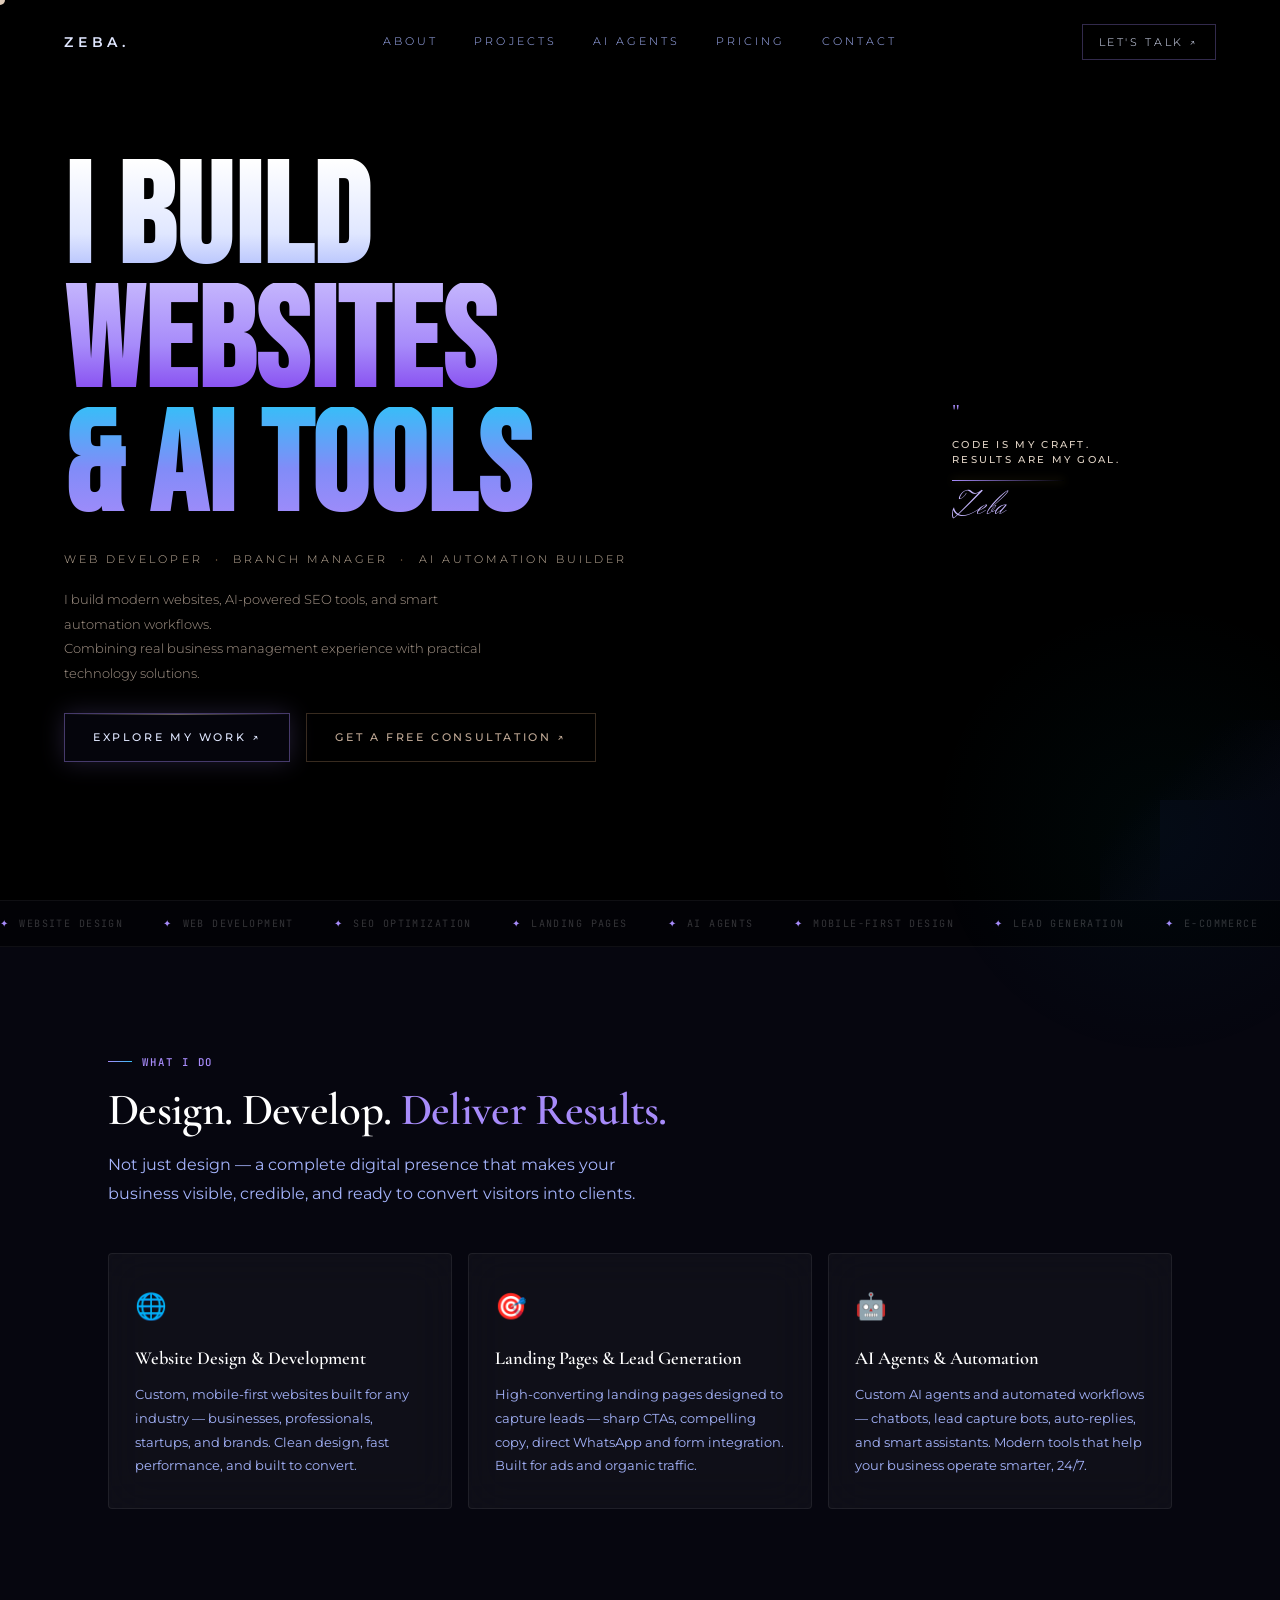
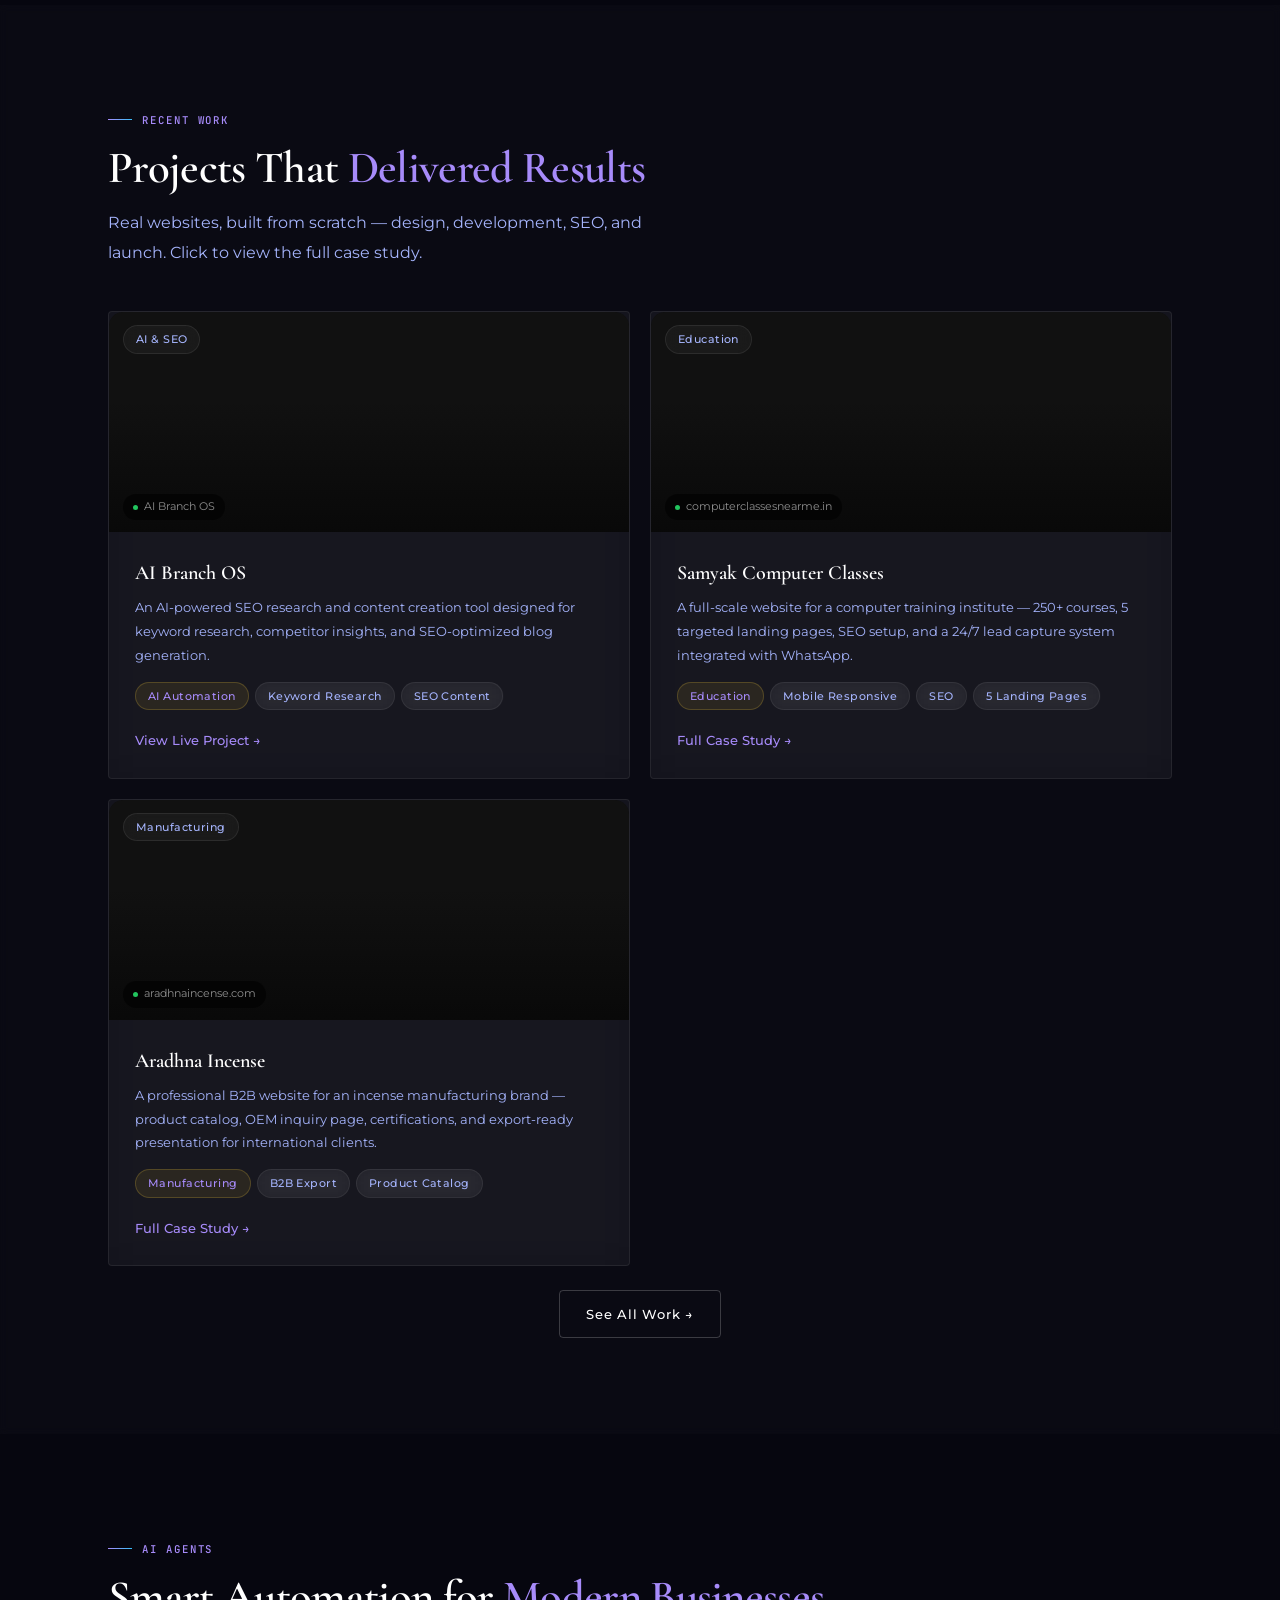
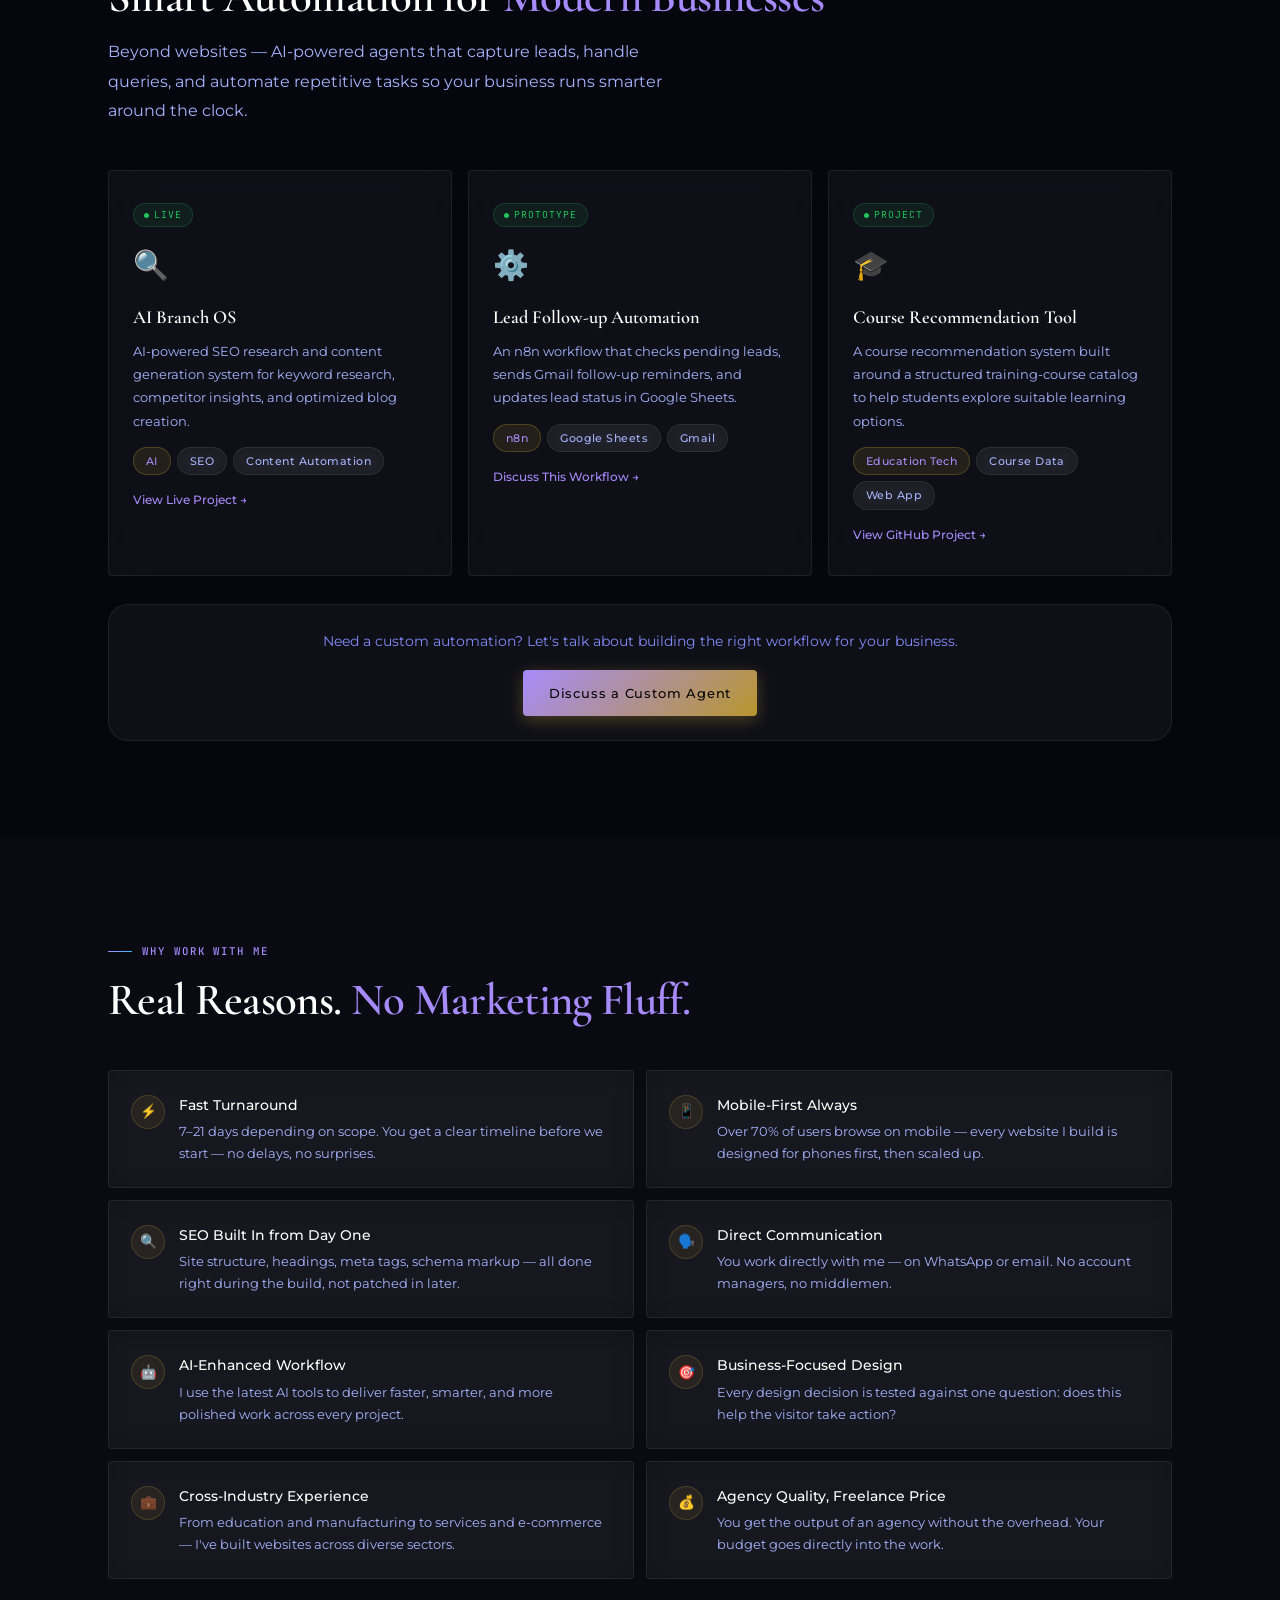
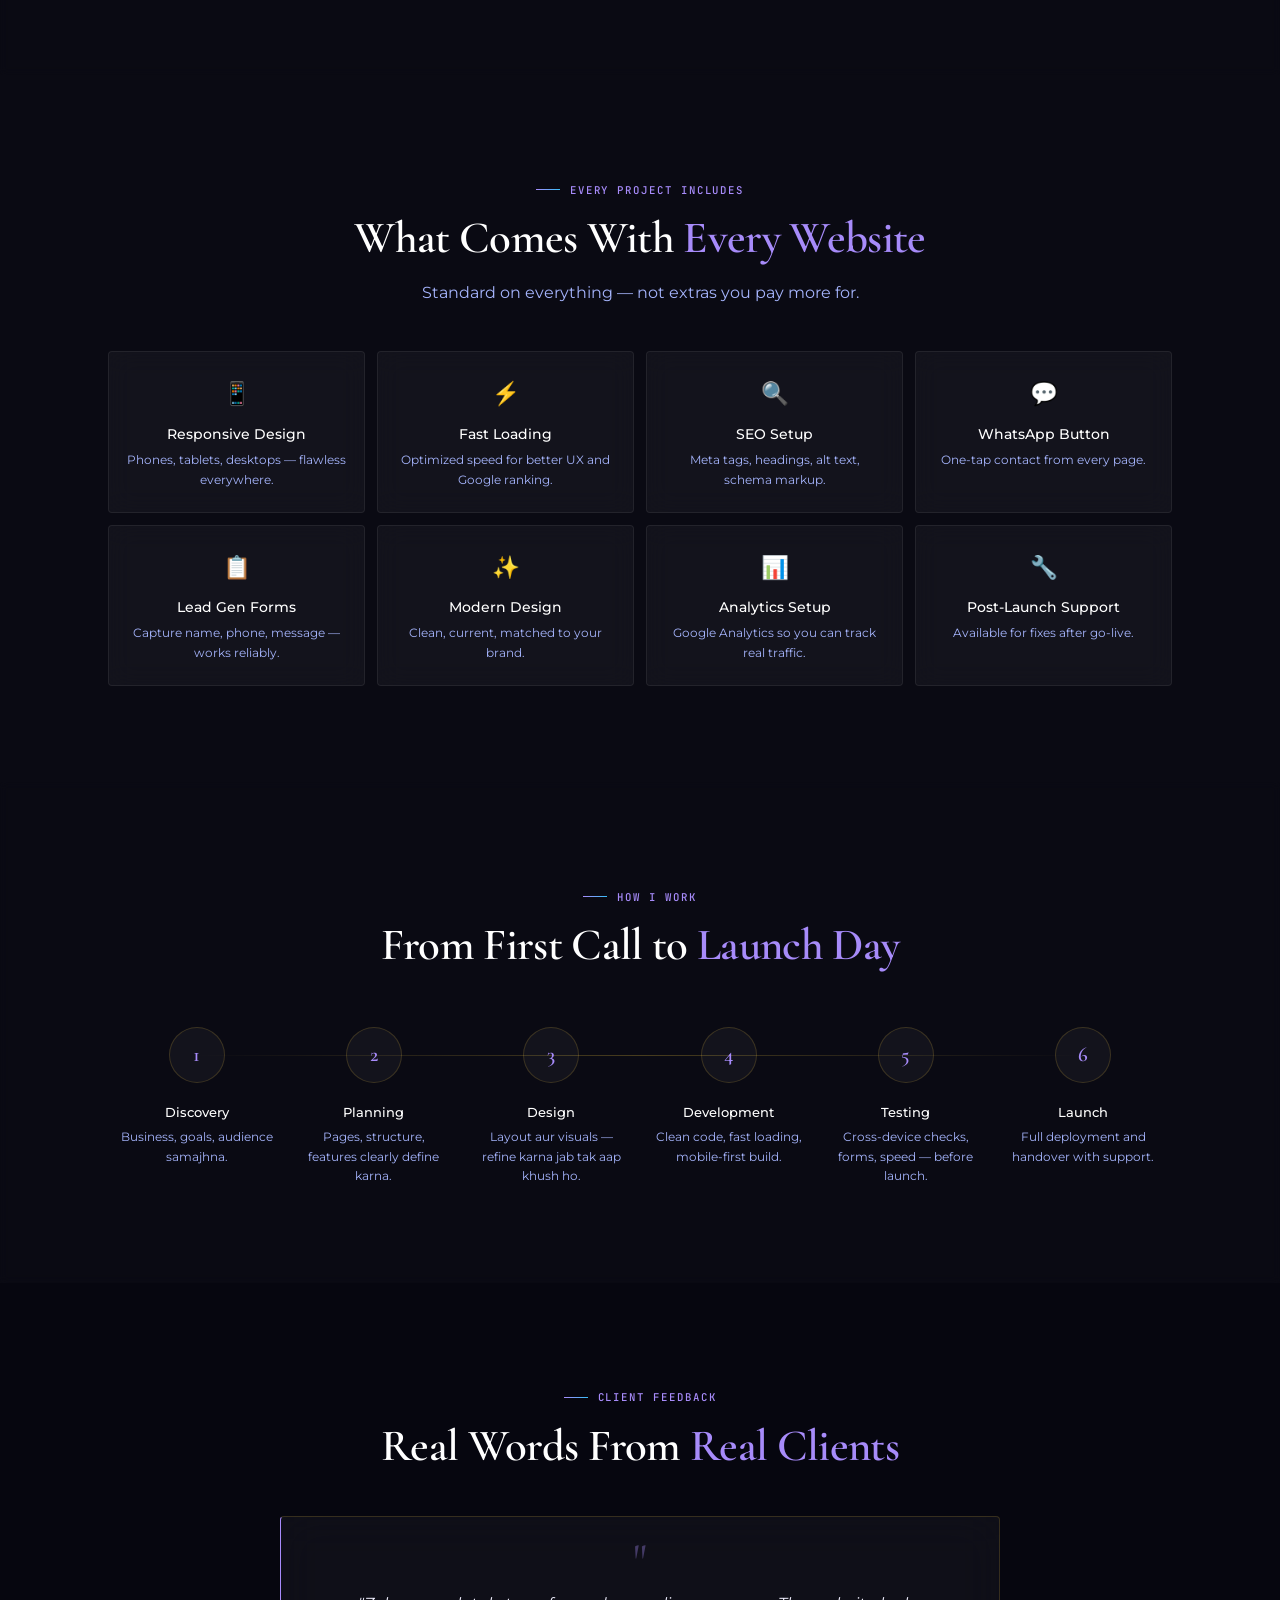
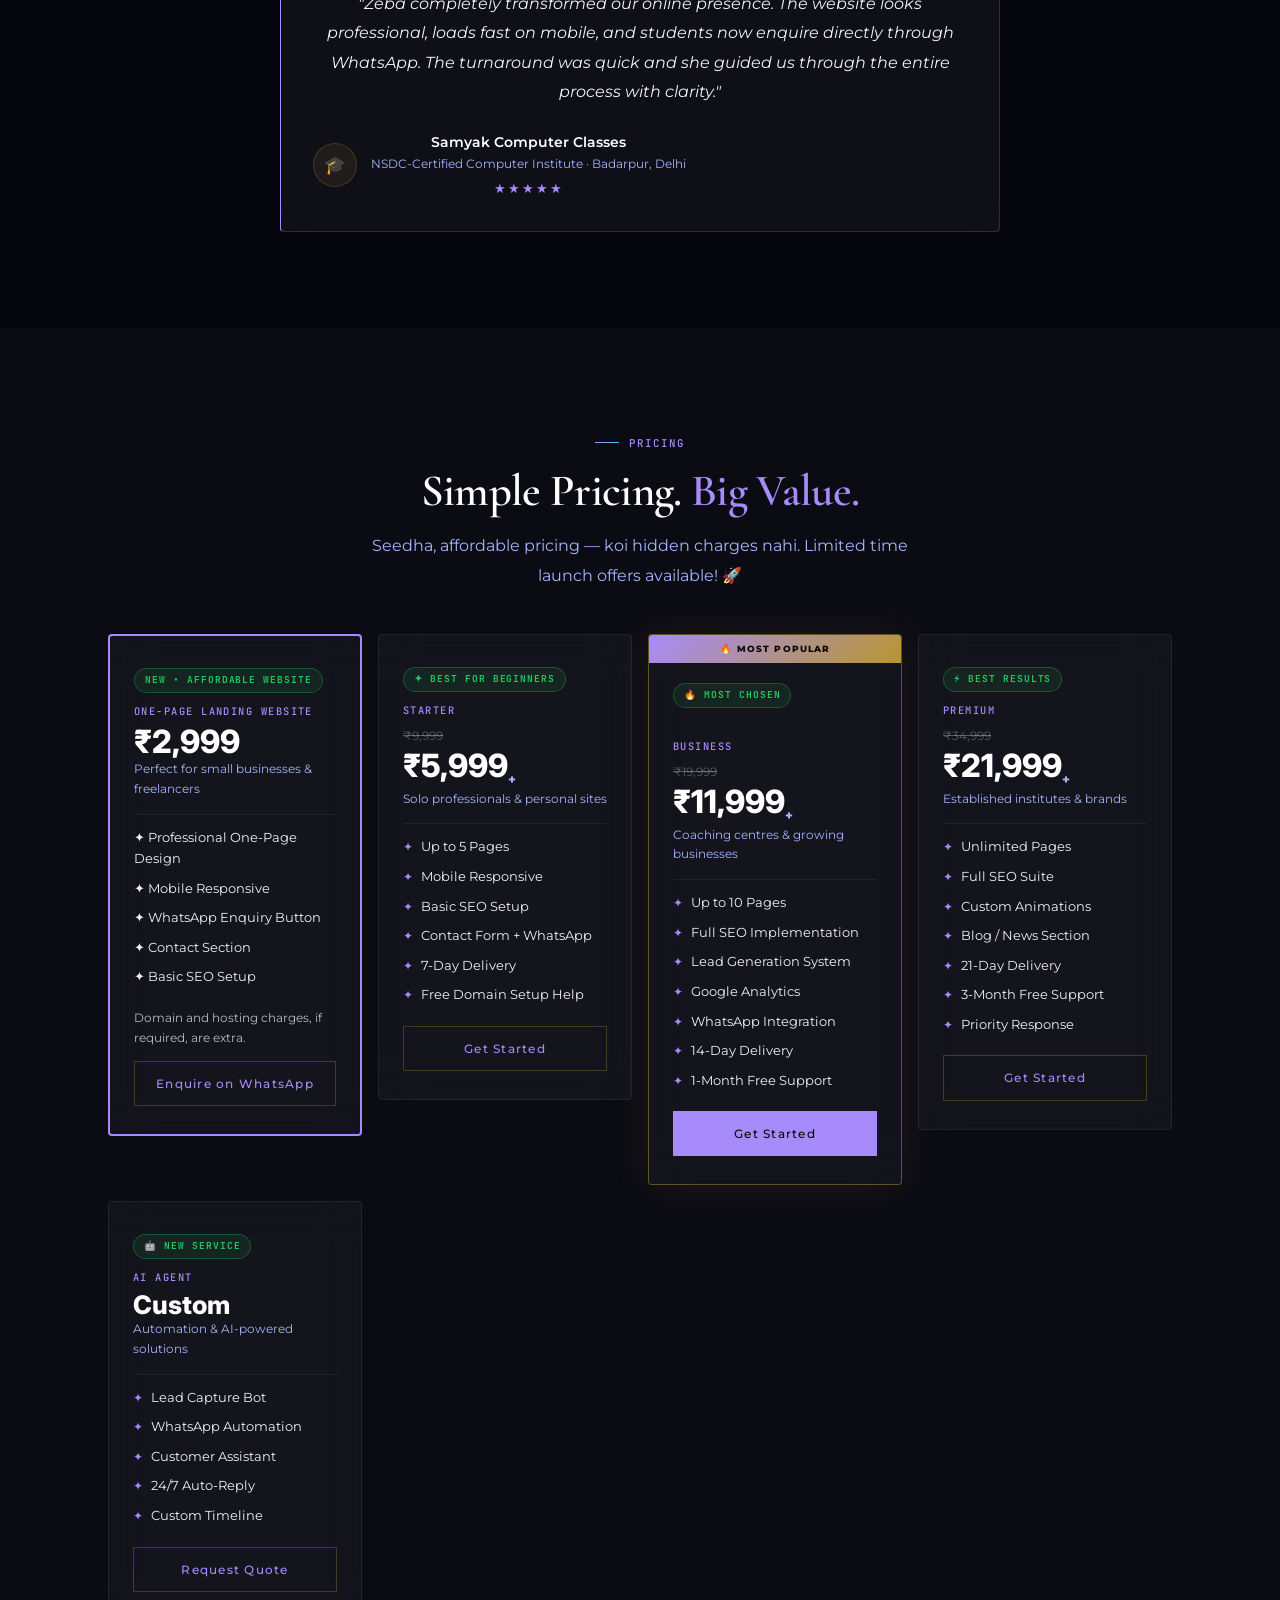
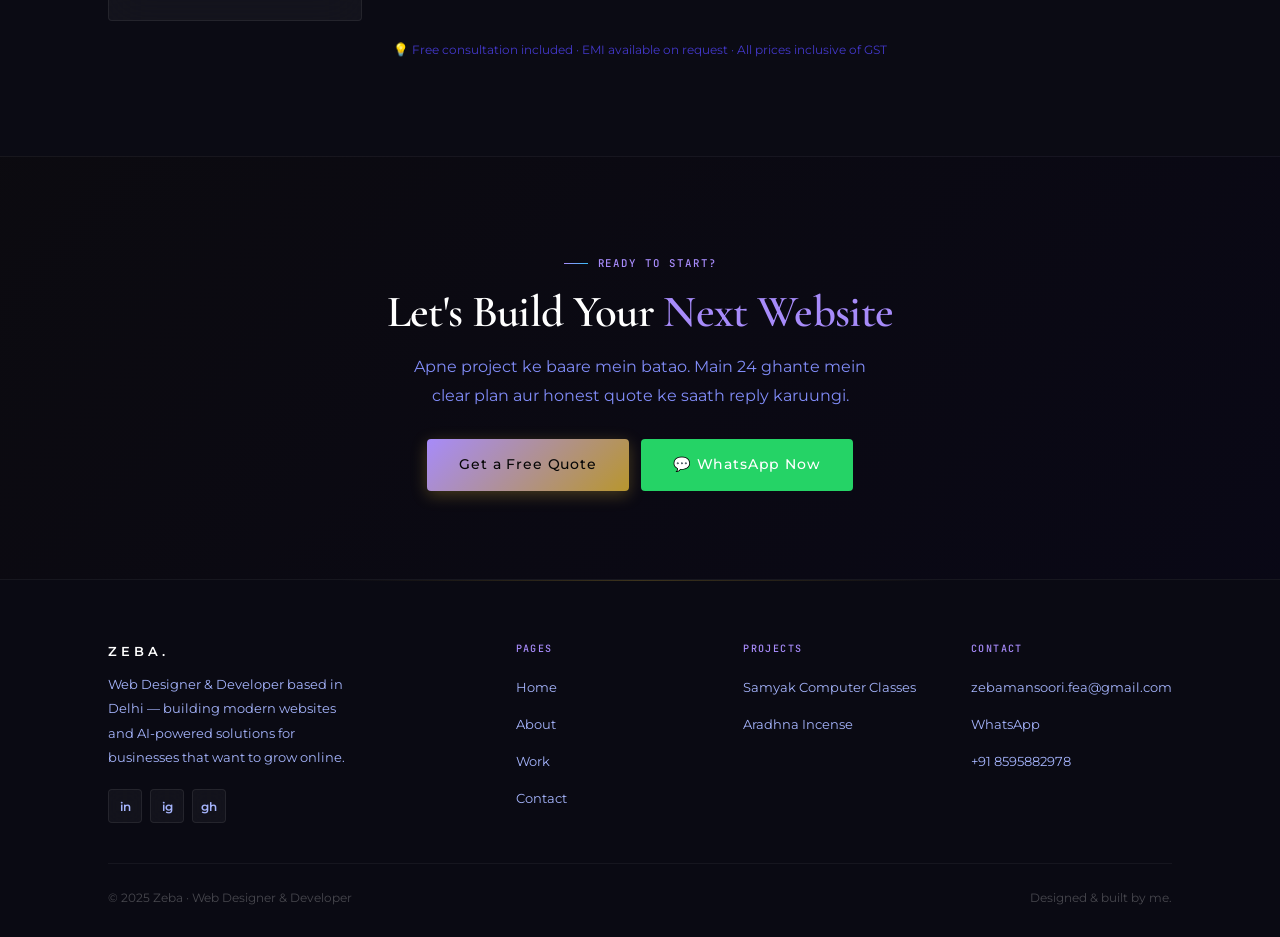
<file: index.html>
<!DOCTYPE html>
<html lang="en">
<head>
  <meta name="google-site-verification" content="1M5X9INYLBBvKG-1MYkor4zASMHdPNNbDQhcgbrK7pQ" />
<meta charset="UTF-8"><meta name="viewport" content="width=device-width,initial-scale=1.0">
<title>Zeba — Web Designer & Developer | Delhi</title>
<meta name="description" content="Professional web designer and developer based in Delhi. Building modern, result-driven websites and AI-powered solutions for businesses across industries.">
<link rel="canonical" href="https://zebamansoorifea-byte.github.io/portfolio-website/">
<meta property="og:title" content="Zeba — Web Designer & Developer">
<meta property="og:description" content="Professional web designer and developer based in Delhi — building modern websites and AI-powered solutions for businesses.">
<meta property="og:url" content="https://zebamansoorifea-byte.github.io/portfolio-website/">
<meta property="og:type" content="website">
<meta name="twitter:card" content="summary_large_image">
<link rel="icon" type="image/svg+xml" href="data:image/svg+xml,<svg xmlns='http://www.w3.org/2000/svg' viewBox='0 0 32 32'><rect width='32' height='32' rx='8' fill='%23090E1A'/><text x='16' y='23' font-family='serif' font-size='18' font-weight='700' fill='%23D4AF37' text-anchor='middle'>Z</text></svg>">
<link rel="preconnect" href="https://fonts.googleapis.com">
<link rel="preconnect" href="https://fonts.gstatic.com" crossorigin>
<link href="https://fonts.googleapis.com/css2?family=Bebas+Neue&family=Herr+Von+Muellerhoff&family=Cormorant+Garamond:ital,wght@0,400;0,600;0,700;1,400;1,600&family=Montserrat:wght@200;300;400;500;600;700&family=Inter:wght@400;600;700;800&family=JetBrains+Mono:wght@400;500&display=swap" rel="stylesheet">
<link rel="stylesheet" href="style.css">
<script type="application/ld+json">{"@context":"https://schema.org","@type":"Person","name":"Zeba","url":"https://zebamansoorifea-byte.github.io/portfolio-website/","jobTitle":"Web Designer & Developer","email":"zebamansoori.fea@gmail.com","telephone":"+918595882978"}</script><style>
/* ══ EXACT CINEMATIC FORMULA from lohitha portfolio ══ */
* { margin: 0; padding: 0; box-sizing: border-box; }

:root {
  /* New Theme: Violet + Electric Blue */
  --gold:    #a78bfa;        /* violet accent (was gold) */
  --gold2:   #7c3aed;        /* deep violet */
  --cream:   #f1f0ff;        /* cool white */
  --cream2:  #e0e7ff;        /* light lavender */
  --cream3:  #a5b4fc;        /* muted violet */
  --dark:    #06060f;        /* ultra dark with violet tint */
  --cyan:    #38bdf8;        /* electric blue */
  --fm:      'JetBrains Mono', monospace;
  --fh:      'Cormorant Garamond', serif;
  --fb:      'Montserrat', sans-serif;
  --fbb:     'Bebas Neue', sans-serif;
  --mw:      1120px;
  --tr:      .28s cubic-bezier(.4,0,.2,1);
}

html {
  scroll-behavior: smooth;
  overflow-x: hidden;
  max-width: 100vw;
}
body {
  font-family: var(--fb);
  background: #06060f;
  color: var(--cream);
  overflow-x: hidden;
  max-width: 100vw;
  -webkit-font-smoothing: antialiased;
  cursor: none;
}

/* Custom cursor */
.cursor-dot {
  position: fixed; top: 0; left: 0;
  width: 10px; height: 10px;
  background: rgba(235,215,195,.95);
  border-radius: 50%;
  pointer-events: none; z-index: 9999;
  transform: translate(-50%,-50%);
  transition: width .2s, height .2s, background .2s, border .2s;
}
.cursor-dot.hovered {
  width: 48px; height: 48px;
  background: rgba(212,175,55,.1);
  border: 1px solid rgba(212,175,55,.4);
}

::-webkit-scrollbar { width: 3px; }
::-webkit-scrollbar-thumb { background: linear-gradient(var(--gold), var(--cyan)); }

.wrap { width: 100%; max-width: var(--mw); margin: 0 auto; padding: 0 28px; }
.section { padding: 96px 0; }
.center { text-align: center; }

/* ── SCROLL REVEAL ── */
.rev { opacity: 0; transform: translateY(22px); transition: opacity .7s cubic-bezier(.22,1,.36,1), transform .7s cubic-bezier(.22,1,.36,1); }
.rev.in { opacity: 1; transform: none; }
.d1{transition-delay:.1s}.d2{transition-delay:.18s}.d3{transition-delay:.26s}.d4{transition-delay:.34s}.d5{transition-delay:.42s}

/* ── EYEBROW ── */
.eyebrow { display: inline-flex; align-items: center; gap: 10px; font-family: var(--fm); font-size: .67rem; font-weight: 500; letter-spacing: .18em; text-transform: uppercase; color: var(--gold); margin-bottom: 14px; }
.eyebrow::before { content: ''; width: 24px; height: 1px; background: linear-gradient(90deg, var(--gold), var(--cyan)); }
.h2 { font-family: var(--fh); font-size: clamp(1.8rem,3.5vw,2.8rem); font-weight: 600; line-height: 1.14; color: #fff; letter-spacing: -.015em; margin-bottom: 14px; }
.lead { font-size: 1rem; color: var(--cream3); max-width: 560px; line-height: 1.85; }
.gold { color: var(--gold); }

/* ══ HERO — EXACT CINEMATIC FORMULA ════════ */
#hero {
  position: relative;
  width: 100%; height: 100vh;
  overflow: hidden;
  background: #000;
  display: flex;
  flex-direction: column;
  justify-content: space-between;
  isolation: isolate;
}

/* Video right side — walking girl */
.hero-video-layer {
  position: absolute;
  inset: 0; z-index: 0;
  overflow: hidden;
  background: #000;
  display: flex;
  align-items: center;
  justify-content: flex-end;
  pointer-events: none;
}
.hero-video-layer video {
  height: 100%;
  width: auto;
  max-width: none;
  object-fit: contain;
  object-position: right center;
}

/* Mobile: show video as full background, not just right side */
@media(max-width:860px) {
  .hero-video-layer {
    justify-content: center;
  }
  .hero-video-layer video {
    height: 100%;
    width: 100%;
    object-fit: cover;
    object-position: center top;
  }
  .hero-video-layer::after {
    width: 100%;
    background: linear-gradient(to bottom, rgba(6,6,15,.5) 0%, rgba(6,6,15,.3) 40%, rgba(6,6,15,.6) 100%),
                linear-gradient(to right, #06060f 0%, rgba(6,6,15,.85) 40%, rgba(6,6,15,.4) 100%);
  }
  .hero-photo-layer {
    justify-content: center;
  }
  .hero-photo-layer img {
    width: 100%;
    height: 100%;
    object-fit: cover;
    object-position: center top;
  }
  .hero-photo-layer::after {
    width: 100%;
    background: linear-gradient(to bottom, rgba(0,0,0,.6) 0%, rgba(0,0,0,.3) 40%, rgba(0,0,0,.7) 100%),
                linear-gradient(to right, #000 0%, rgba(0,0,0,.7) 50%, transparent 100%);
  }
}
/* Left blend gradient — same as original */
.hero-video-layer::after {
  content: '';
  position: absolute; inset-y: 0; left: 0;
  width: 55%;
  background: linear-gradient(to right, #06060f 0%, rgba(6,6,15,.9) 40%, rgba(6,6,15,.5) 70%, transparent 100%);
  pointer-events: none;
}

/* Photo fallback (when no video) */
.hero-photo-layer {
  position: absolute;
  inset: 0; z-index: 0;
  display: flex;
  align-items: center;
  justify-content: flex-end;
  pointer-events: none;
  overflow: hidden;
}
.hero-photo-layer img {
  height: 100%;
  width: auto;
  object-fit: contain;
  object-position: right top;
  filter: brightness(.75) contrast(1.08);
}
.hero-photo-layer::after {
  content: '';
  position: absolute; inset-y: 0; left: 0;
  width: 60%;
  background: linear-gradient(to right, #000 0%, rgba(0,0,0,.9) 35%, rgba(0,0,0,.55) 65%, transparent 100%);
}

/* Content layer */
.hero-content-layer {
  position: relative; z-index: 5;
  display: flex;
  flex-direction: column;
  justify-content: space-between;
  height: 100%;
  padding: 24px 64px 32px;
  pointer-events: none;
}
@media(max-width:768px) {
  .hero-content-layer { padding: 20px 24px 28px; }
}

/* ── NAV inside hero ── */
.hero-nav {
  display: flex; align-items: center; justify-content: space-between;
  width: 100%; pointer-events: auto;
}
.hero-logo {
  font-family: var(--fb); font-size: .85rem; font-weight: 600;
  letter-spacing: .35em; text-transform: uppercase;
  color: var(--cream2); transition: opacity .3s;
}
.hero-logo:hover { opacity: .7; }
.hero-nav-links {
  display: flex; align-items: center; gap: 36px;
  position: absolute; left: 50%; transform: translateX(-50%);
}
.hero-nav-links a {
  font-size: .68rem; font-weight: 300; letter-spacing: .28em;
  text-transform: uppercase; color: var(--cream3);
  transition: color .3s; position: relative; padding-bottom: 2px;
  text-decoration: none;
}
.hero-nav-links a::after {
  content: ''; position: absolute; bottom: 0; left: 0;
  width: 0; height: 1px; background: rgba(212,175,55,.5);
  transition: width .3s;
}
.hero-nav-links a:hover { color: #FFF5EB; }
.hero-nav-links a:hover::after { width: 100%; }
.hero-nav-cta {
  display: flex; align-items: center; gap: 6px;
  font-size: .68rem; font-weight: 300; letter-spacing: .24em;
  text-transform: uppercase; padding: 8px 16px;
  border: 1px solid rgba(167,139,250,.3);
  color: var(--cream2); transition: all .3s;
  text-decoration: none; backdrop-filter: blur(4px);
}
.hero-nav-cta:hover { border-color: #a78bfa; box-shadow: 0 0 16px rgba(167,139,250,.3); }

/* ── HERO MAIN ROW ── */
.hero-main-row {
  display: flex; align-items: center;
  justify-content: space-between;
  width: 100%; pointer-events: auto;
  flex: 1; padding: 20px 0;
}

/* LEFT TEXT */
.hero-left { max-width: 620px; z-index: 20; }

/* MASSIVE headline — Bebas Neue */
.hero-h1 {
  font-family: var(--fbb);
  font-size: clamp(5rem, 11vw, 9rem);
  line-height: .88;
  letter-spacing: .01em;
  text-transform: uppercase;
  margin-bottom: 20px;
  user-select: none;
}
.hero-h1 .line1 {
  display: block;
  background: linear-gradient(180deg, #ffffff 0%, #e0e7ff 60%, #a5b4fc 100%);
  -webkit-background-clip: text; -webkit-text-fill-color: transparent; background-clip: text;
  filter: drop-shadow(0 4px 20px rgba(167,139,250,.3));
  animation: wUp .65s cubic-bezier(.22,1,.36,1) .3s both;
}
.hero-h1 .line2 {
  display: block;
  background: linear-gradient(180deg, #c4b5fd 0%, #a78bfa 50%, #7c3aed 100%);
  -webkit-background-clip: text; -webkit-text-fill-color: transparent; background-clip: text;
  filter: drop-shadow(0 8px 30px rgba(167,139,250,.5));
  animation: wUp .65s cubic-bezier(.22,1,.36,1) .48s both;
}
.hero-h1 .line3 {
  display: block;
  background: linear-gradient(180deg, #38bdf8 0%, #818cf8 50%, #a78bfa 100%);
  -webkit-background-clip: text; -webkit-text-fill-color: transparent; background-clip: text;
  filter: drop-shadow(0 10px 35px rgba(56,189,248,.4));
  animation: wUp .65s cubic-bezier(.22,1,.36,1) .66s both;
}
@keyframes wUp { from { opacity: 0; transform: translateY(30px); filter: blur(6px); } to { opacity: 1; transform: none; filter: none; } }

/* Roles row */
.hero-roles {
  font-size: .68rem; font-weight: 300; letter-spacing: .28em;
  text-transform: uppercase; color: #C4B29E; margin-bottom: 18px;
  animation: wUp .65s .78s both;
}
.hero-roles .sep { color: #8C6D4F; margin: 0 6px; }

/* Description */
.hero-desc {
  font-size: .83rem; font-weight: 300;
  color: #A8988B; line-height: 1.85;
  max-width: 440px; margin-bottom: 28px;
  animation: wUp .65s .88s both;
}

/* CTAs */
.hero-ctas { display: flex; gap: 16px; align-items: center; animation: wUp .65s .98s both; }
.hero-btn-primary {
  display: inline-flex; align-items: center; gap: 10px;
  padding: 14px 28px;
  border: 1px solid rgba(167,139,250,.4);
  background: rgba(6,6,15,.85);
  color: var(--cream2); font-family: var(--fb);
  font-size: .68rem; font-weight: 500; letter-spacing: .24em;
  text-transform: uppercase; transition: all .3s;
  text-decoration: none; position: relative; overflow: hidden;
  box-shadow: 0 0 25px rgba(167,139,250,.2);
}
.hero-btn-primary::before {
  content: ''; position: absolute; top: 0; left: 0; right: 0;
  height: 1px;
  background: linear-gradient(to right, transparent, rgba(232,215,197,.4), transparent);
}
.hero-btn-primary:hover { border-color: #a78bfa; color: #fff; box-shadow: 0 0 30px rgba(167,139,250,.4); }
.hero-btn-secondary {
  display: inline-flex; align-items: center; gap: 8px;
  padding: 14px 28px;
  border: 1px solid rgba(140,109,79,.4);
  color: #BFA895; font-family: var(--fb);
  font-size: .68rem; font-weight: 500; letter-spacing: .24em;
  text-transform: uppercase; transition: all .3s;
  text-decoration: none;
}
.hero-btn-secondary:hover { border-color: #8C6D4F; color: var(--cream2); }

/* RIGHT — floating quote card (same as original) */
.hero-right-card {
  display: flex; flex-direction: column; align-items: flex-start;
  padding-right: 96px; z-index: 20;
  animation: wUp .65s 1.1s both;
}
.hrc-quote { font-size: 1.2rem; color: #a78bfa; font-family: serif; margin-bottom: 8px; }
.hrc-lines { font-size: .6rem; font-weight: 500; letter-spacing: .24em; text-transform: uppercase; color: #E0D3C5; line-height: 1.6; margin-bottom: 12px; }
.hrc-line { width: 112px; height: 1px; background: linear-gradient(to right, #a78bfa, rgba(167,139,250,.5), transparent); box-shadow: 0 0 8px rgba(212,175,55,.4); margin-bottom: 8px; }
.hrc-sig { color: #c4b5fd; font-family: 'Herr Von Muellerhoff', 'Allura', cursive; font-size: 2.2rem; color: #c4b5fd; letter-spacing: .04em; line-height: 1; }

/* ── BUTTONS (rest of site) ── */
.btn { display: inline-flex; align-items: center; gap: 8px; padding: 12px 26px; border-radius: 4px; font-size: .82rem; font-weight: 500; letter-spacing: .06em; transition: all var(--tr); cursor: pointer; border: none; font-family: var(--fb); white-space: nowrap; text-decoration: none; }
.btn-gold { background: linear-gradient(135deg,var(--gold),#b8962e); color: #080808; box-shadow: 0 4px 16px rgba(212,175,55,.3); }
.btn-gold:hover { transform: translateY(-2px); box-shadow: 0 0 28px rgba(212,175,55,.55); }
.btn-out { background: transparent; color: #fff; border: 1px solid rgba(255,255,255,.2); }
.btn-out:hover { border-color: var(--gold); color: var(--gold); transform: translateY(-2px); }
.btn-ghost { background: rgba(255,255,255,.04); color: var(--cream3); border: 1px solid rgba(255,255,255,.08); }
.btn-ghost:hover { border-color: rgba(6,182,212,.3); color: var(--cyan); }
.btn-wa { background: #25D366; color: #fff; }
.btn-wa:hover { background: #1ebe5d; transform: translateY(-2px); }
.btn-lg { padding: 14px 32px; font-size: .88rem; }
.tag { display: inline-block; padding: 4px 12px; border-radius: 40px; font-size: .68rem; font-weight: 500; letter-spacing: .04em; }
.tag-gold { background: rgba(212,175,55,.1); color: var(--gold); border: 1px solid rgba(212,175,55,.25); }
.tag-glass { background: rgba(255,255,255,.04); color: var(--cream3); border: 1px solid rgba(255,255,255,.08); }

/* ── NAV (other pages) ── */
.nav-inner { display: flex; align-items: center; justify-content: space-between; height: 100%; }
.nav-logo { font-family: var(--fb); font-size: .82rem; font-weight: 600; letter-spacing: .3em; text-transform: uppercase; color: var(--cream2); text-decoration: none; }
.nav-links { display: flex; gap: 2rem; align-items: center; }
.nav-links a { font-size: .68rem; font-weight: 300; color: var(--cream3); letter-spacing: .22em; text-transform: uppercase; transition: color var(--tr); text-decoration: none; }
.nav-links a:hover, .nav-links a.active { color: #fff; }
.nav-right { display: flex; align-items: center; gap: 12px; }
.nav-cta { padding: 7px 16px; background: transparent; color: var(--cream2); border: 1px solid rgba(140,109,79,.5); font-family: var(--fb); font-size: .66rem; font-weight: 300; letter-spacing: .22em; text-transform: uppercase; transition: all var(--tr); text-decoration: none; }
.nav-cta:hover { border-color: var(--gold); }
.ham { display: none; flex-direction: column; gap: 5px; width: 24px; cursor: pointer; }
.ham span { display: block; height: 2px; background: var(--cream3); border-radius: 2px; }
.mob-close { position: absolute; top: 22px; right: 28px; font-size: 1.4rem; color: var(--cream3); }
.page-top { padding: 130px 0 72px; background: rgba(255,255,255,.02); border-bottom: 1px solid rgba(255,255,255,.05); position: relative; overflow: hidden; }

/* ── MARQUEE ── */
.marquee { border-top: 1px solid rgba(255,255,255,.05); border-bottom: 1px solid rgba(255,255,255,.05); padding: 14px 0; overflow: hidden; background: rgba(0,0,0,.6); }
.m-track { display: flex; gap: 2.5rem; white-space: nowrap; animation: slide 24s linear infinite; }
.m-item { display: flex; align-items: center; gap: 10px; font-family: var(--fm); font-size: .63rem; letter-spacing: .14em; text-transform: uppercase; color: rgba(255,255,255,.2); }
.m-item em { color: var(--gold); font-style: normal; }
@keyframes slide { to { transform: translateX(-50%); } }

/* ── IFRAME ── */
.iframe-wrap { position: relative; width: 100%; height: 220px; overflow: hidden; background: #111; border-radius: 14px 14px 0 0; }
.iframe-wrap iframe { width: 200%; height: 200%; transform: scale(.5); transform-origin: top left; border: none; pointer-events: none; }
.iframe-ov { position: absolute; inset: 0; background: linear-gradient(180deg,transparent 40%,rgba(8,8,8,.92) 100%); z-index: 1; }
.iframe-badge { position: absolute; bottom: 12px; left: 14px; z-index: 2; display: flex; align-items: center; gap: 6px; font-size: .67rem; color: rgba(255,255,255,.55); background: rgba(0,0,0,.55); padding: 4px 10px; border-radius: 40px; backdrop-filter: blur(8px); }
.iframe-dot { width: 5px; height: 5px; border-radius: 50%; background: #22c55e; animation: blink 2s infinite; }
.iframe-tag { position: absolute; top: 12px; left: 14px; z-index: 2; }
@keyframes blink { 0%,100%{opacity:1}50%{opacity:.3} }

/* ── CARDS ── */
.svc-grid { display: grid; grid-template-columns: repeat(3,1fr); gap: 16px; margin-top: 44px; }
.svc-card { padding: 30px 26px; background: rgba(255,255,255,.04); backdrop-filter: blur(20px); border: 1px solid rgba(255,255,255,.07); border-radius: 4px; transition: all .28s ease; position: relative; overflow: hidden; }
.svc-card::before { content: ''; position: absolute; top: 0; left: 0; right: 0; height: 1px; background: linear-gradient(90deg,transparent,rgba(212,175,55,.5),transparent); transform: scaleX(0); transition: transform .5s ease; }
.svc-card:hover::before { transform: scaleX(1); }
.svc-card:hover { background: rgba(212,175,55,.04); border-color: rgba(212,175,55,.2); transform: translateY(-4px); box-shadow: 0 0 30px rgba(212,175,55,.1),0 20px 40px rgba(0,0,0,.4); }
.svc-icon { font-size: 1.6rem; margin-bottom: 16px; }
.svc-name { font-family: var(--fh); font-size: 1.15rem; font-weight: 600; color: #fff; margin-bottom: 8px; }
.svc-desc { font-size: .83rem; color: var(--cream3); line-height: 1.8; }
.proj-cards { display: grid; grid-template-columns: repeat(2,1fr); gap: 20px; margin-top: 44px; }
.pcard { background: rgba(255,255,255,.04); backdrop-filter: blur(20px); border: 1px solid rgba(255,255,255,.07); border-radius: 4px; overflow: hidden; transition: all .28s ease; }
.pcard:hover { border-color: rgba(212,175,55,.3); box-shadow: 0 0 30px rgba(212,175,55,.1),0 20px 60px rgba(0,0,0,.5); transform: translateY(-4px); }
.pcard-body { padding: 24px 26px; }
.pcard-title { font-family: var(--fh); font-size: 1.25rem; font-weight: 600; color: #fff; margin-bottom: 6px; }
.pcard-desc { font-size: .83rem; color: var(--cream3); line-height: 1.8; margin-bottom: 14px; }
.pcard-tags { display: flex; flex-wrap: wrap; gap: 6px; margin-bottom: 16px; }
.pcard-link { font-size: .81rem; font-weight: 500; color: var(--gold); display: inline-flex; align-items: center; gap: 6px; transition: gap .2s; }
.pcard-link:hover { gap: 10px; }
.agents-grid { display: grid; grid-template-columns: repeat(3,1fr); gap: 16px; margin-top: 44px; }
.agent-card { padding: 28px 24px; background: rgba(255,255,255,.04); backdrop-filter: blur(20px); border: 1px solid rgba(255,255,255,.07); border-radius: 4px; transition: all .28s ease; }
.agent-card:hover { background: rgba(212,175,55,.03); border-color: rgba(212,175,55,.2); transform: translateY(-4px); box-shadow: 0 0 20px rgba(212,175,55,.08),0 20px 40px rgba(0,0,0,.4); }
.agent-card.coming { opacity: .45; pointer-events: none; }
.agent-status { display: inline-flex; align-items: center; gap: 5px; font-family: var(--fm); font-size: .6rem; letter-spacing: .1em; text-transform: uppercase; padding: 3px 10px; border-radius: 40px; margin-bottom: 14px; }
.s-live { background: rgba(34,197,94,.08); color: #22c55e; border: 1px solid rgba(34,197,94,.2); }
.s-soon { background: rgba(255,255,255,.04); color: rgba(255,255,255,.3); border: 1px solid rgba(255,255,255,.07); }
.s-dot { width: 5px; height: 5px; border-radius: 50%; background: currentColor; }
.agent-icon { font-size: 1.8rem; margin-bottom: 12px; display: block; }
.agent-name { font-family: var(--fh); font-size: 1.15rem; font-weight: 600; color: #fff; margin-bottom: 6px; }
.agent-desc { font-size: .81rem; color: var(--cream3); line-height: 1.8; margin-bottom: 14px; }
.agent-tech { display: flex; flex-wrap: wrap; gap: 6px; }
.agent-link { display: inline-flex; align-items: center; gap: 6px; font-size: .78rem; font-weight: 500; color: var(--gold); margin-top: 14px; transition: gap .2s; }
.agent-link:hover { gap: 10px; }
.why-grid { display: grid; grid-template-columns: repeat(2,1fr); gap: 12px; margin-top: 44px; }
.why-item { display: flex; align-items: flex-start; gap: 14px; padding: 22px; background: rgba(255,255,255,.04); backdrop-filter: blur(16px); border: 1px solid rgba(255,255,255,.07); border-radius: 4px; transition: all .28s ease; }
.why-item:hover { background: rgba(212,175,55,.04); border-color: rgba(212,175,55,.2); }
.why-icon { width: 34px; height: 34px; border-radius: 50%; background: rgba(212,175,55,.08); border: 1px solid rgba(212,175,55,.2); display: flex; align-items: center; justify-content: center; flex-shrink: 0; font-size: .85rem; margin-top: 2px; }
.why-t { font-size: .89rem; font-weight: 500; color: #fff; margin-bottom: 4px; }
.why-d { font-size: .79rem; color: var(--cream3); line-height: 1.75; }
.del-grid { display: grid; grid-template-columns: repeat(4,1fr); gap: 12px; margin-top: 44px; }
.del-item { padding: 22px 18px; background: rgba(255,255,255,.04); backdrop-filter: blur(12px); border: 1px solid rgba(255,255,255,.07); border-radius: 4px; transition: all .28s ease; }
.del-item:hover { background: rgba(212,175,55,.04); border-color: rgba(212,175,55,.2); transform: translateY(-3px); }
.del-icon { font-size: 1.4rem; margin-bottom: 10px; }
.del-t { font-size: .85rem; font-weight: 500; color: #fff; margin-bottom: 4px; }
.del-d { font-size: .74rem; color: var(--cream3); line-height: 1.7; }
.proc-grid { display: grid; grid-template-columns: repeat(6,1fr); gap: 0; margin-top: 56px; position: relative; }
.proc-grid::before { content: ''; position: absolute; top: 28px; left: calc(100%/12); right: calc(100%/12); height: 1px; background: linear-gradient(90deg,transparent,rgba(212,175,55,.3),transparent); }
.proc-step { padding: 0 12px; text-align: center; }
.proc-num { width: 56px; height: 56px; border-radius: 50%; background: rgba(255,255,255,.04); border: 1px solid rgba(212,175,55,.2); display: flex; align-items: center; justify-content: center; font-family: var(--fh); font-size: 1.3rem; font-weight: 600; color: var(--gold); margin: 0 auto 18px; position: relative; z-index: 1; transition: all .28s ease; }
.proc-step:hover .proc-num { background: var(--gold); color: #080808; box-shadow: 0 0 28px rgba(212,175,55,.4); }
.proc-t { font-size: .82rem; font-weight: 500; color: #fff; margin-bottom: 5px; }
.proc-d { font-size: .72rem; color: var(--cream3); line-height: 1.7; }
.testi-card { padding: 32px; background: rgba(255,255,255,.04); backdrop-filter: blur(20px); border: 1px solid rgba(212,175,55,.2); border-radius: 4px; border-left: 1px solid var(--gold); max-width: 720px; margin: 44px auto 0; }
.testi-quote { font-family: var(--fh); font-size: 3rem; color: var(--gold); line-height: .5; opacity: .35; margin-bottom: 16px; }
.testi-text { font-size: .97rem; color: var(--cream); line-height: 1.9; font-style: italic; margin-bottom: 24px; }
.testi-author { display: flex; align-items: center; gap: 14px; }
.testi-av { width: 44px; height: 44px; border-radius: 50%; background: rgba(212,175,55,.08); border: 1px solid rgba(212,175,55,.2); display: flex; align-items: center; justify-content: center; font-size: 1.1rem; flex-shrink: 0; }
.testi-name { font-size: .88rem; font-weight: 600; color: #fff; }
.testi-role { font-size: .74rem; color: var(--cream3); }
.testi-stars { color: var(--gold); font-size: .8rem; letter-spacing: 2px; margin-top: 3px; }
.pricing-grid { display: grid; grid-template-columns: repeat(4,1fr); gap: 16px; margin-top: 44px; align-items: start; }
.price-card { padding: 28px 24px; background: rgba(255,255,255,.04); backdrop-filter: blur(20px); border: 1px solid rgba(255,255,255,.07); border-radius: 4px; transition: all .28s ease; position: relative; overflow: hidden; }
.price-card:hover { background: rgba(212,175,55,.04); border-color: rgba(212,175,55,.25); transform: translateY(-4px); box-shadow: 0 0 30px rgba(212,175,55,.1),0 20px 40px rgba(0,0,0,.4); }
.price-card.featured { border-color: rgba(212,175,55,.4); box-shadow: 0 0 40px rgba(212,175,55,.1); }
.price-card.featured::before { content: '🔥 MOST POPULAR'; position: absolute; top: 0; left: 0; right: 0; text-align: center; background: linear-gradient(135deg,var(--gold),#b8962e); color: #080808; font-size: .58rem; font-weight: 800; letter-spacing: .12em; padding: 6px 0; }
.price-offer-badge { display: inline-block; background: rgba(34,197,94,.1); border: 1px solid rgba(34,197,94,.3); color: #22c55e; font-family: var(--fm); font-size: .6rem; font-weight: 700; letter-spacing: .1em; text-transform: uppercase; padding: 3px 10px; border-radius: 40px; margin-bottom: 10px; }
.price-plan { font-family: var(--fm); font-size: .65rem; font-weight: 500; letter-spacing: .14em; text-transform: uppercase; color: var(--gold); margin-bottom: 6px; }
.pt-pop { margin-top: 20px; }
.price-amount { font-family: 'Inter', sans-serif; font-size: 2rem; font-weight: 800; color: #fff; line-height: 1; margin-bottom: 2px; }
.price-amount sub { font-size: .8rem; color: var(--cream3); font-family: var(--fb); }
.price-original { font-size: .78rem; color: rgba(255,255,255,.3); text-decoration: line-through; margin-bottom: 4px; }
.price-note { font-size: .73rem; color: var(--cream3); margin-bottom: 14px; }
.price-divider { height: 1px; background: rgba(255,255,255,.06); margin: 12px 0; }
.price-features { display: flex; flex-direction: column; gap: 8px; margin-bottom: 20px; }
.price-feat { display: flex; align-items: flex-start; gap: 8px; font-size: .79rem; color: var(--cream); }
.pf-check { color: var(--gold); flex-shrink: 0; font-size: .72rem; margin-top: 2px; }
.price-btn { display: block; width: 100%; padding: 11px; text-align: center; border: 1px solid rgba(212,175,55,.25); color: var(--gold); font-size: .78rem; font-weight: 500; font-family: var(--fb); letter-spacing: .1em; background: transparent; cursor: pointer; transition: all .28s ease; }
.price-btn:hover, .price-card.featured .price-btn { background: var(--gold); color: #080808; border-color: var(--gold); }
.cta-strip { background: linear-gradient(135deg,rgba(212,175,55,.03) 0%,rgba(139,92,246,.03) 100%); border-top: 1px solid rgba(255,255,255,.05); padding: 88px 0; text-align: center; position: relative; overflow: hidden; }
.cta-btns { display: flex; justify-content: center; flex-wrap: wrap; gap: 12px; margin-top: 28px; }
footer { background: rgba(255,255,255,.02); border-top: 1px solid rgba(255,255,255,.05); padding: 60px 0 28px; }
.ft-top { display: grid; grid-template-columns: 2fr 1fr 1fr 1fr; gap: 48px; padding-bottom: 40px; border-bottom: 1px solid rgba(255,255,255,.05); margin-bottom: 24px; }
.ft-logo { font-family: var(--fb); font-size: .82rem; font-weight: 600; letter-spacing: .3em; text-transform: uppercase; color: #fff; margin-bottom: 10px; }
.ft-desc { font-size: .82rem; color: var(--cream3); line-height: 1.85; max-width: 240px; margin-bottom: 20px; }
.ft-social { display: flex; gap: 8px; }
.ft-s-btn { width: 34px; height: 34px; border-radius: 4px; background: rgba(255,255,255,.04); border: 1px solid rgba(255,255,255,.08); display: flex; align-items: center; justify-content: center; color: var(--cream3); font-size: .78rem; font-weight: 600; transition: all var(--tr); text-decoration: none; }
.ft-s-btn:hover { border-color: rgba(212,175,55,.3); color: var(--gold); }
.ft-col-title { font-family: var(--fm); font-size: .63rem; font-weight: 500; letter-spacing: .14em; text-transform: uppercase; color: var(--gold); margin-bottom: 16px; }
.ft-col ul { display: flex; flex-direction: column; gap: 10px; list-style: none; }
.ft-col a { font-size: .84rem; color: var(--cream3); transition: color var(--tr); text-decoration: none; }
.ft-col a:hover { color: #fff; }
.ft-bottom { display: flex; justify-content: space-between; align-items: center; flex-wrap: wrap; gap: 10px; font-size: .75rem; color: rgba(255,255,255,.25); }
#bt { position: fixed; bottom: 24px; right: 24px; z-index: 90; width: 40px; height: 40px; border-radius: 50%; background: linear-gradient(135deg,var(--gold),#b8962e); color: #080808; display: flex; align-items: center; justify-content: center; font-size: .9rem; font-weight: 700; box-shadow: 0 0 20px rgba(212,175,55,.4); opacity: 0; visibility: hidden; transition: all var(--tr); cursor: pointer; }
#bt.show { opacity: 1; visibility: visible; }
.faq-item { border-bottom: 1px solid rgba(255,255,255,.06); }
.faq-q { width: 100%; display: flex; justify-content: space-between; align-items: center; padding: 20px 0; font-size: .94rem; font-weight: 400; color: var(--cream); cursor: pointer; text-align: left; background: none; border: none; font-family: var(--fb); transition: color var(--tr); }
.faq-q:hover { color: #fff; }
.faq-icon { width: 26px; height: 26px; border-radius: 50%; background: rgba(255,255,255,.04); border: 1px solid rgba(255,255,255,.08); display: flex; align-items: center; justify-content: center; color: var(--cream3); font-size: 1rem; flex-shrink: 0; transition: all .35s; }
.faq-item.open .faq-icon { transform: rotate(45deg); background: rgba(212,175,55,.08); border-color: rgba(212,175,55,.3); color: var(--gold); }
.faq-a { font-size: .86rem; color: var(--cream3); max-height: 0; overflow: hidden; transition: max-height .4s ease, padding .4s; line-height: 1.85; }
.faq-item.open .faq-a { max-height: 240px; padding-bottom: 20px; }
.fg { margin-bottom: 15px; }
.fl { display: block; font-size: .71rem; font-weight: 500; letter-spacing: .1em; text-transform: uppercase; color: var(--cream3); margin-bottom: 7px; }
.fi,.fta,.fs { width: 100%; padding: 12px 16px; background: rgba(255,255,255,.04); backdrop-filter: blur(12px); border: 1px solid rgba(255,255,255,.08); font-size: .87rem; color: #fff; transition: border-color var(--tr); outline: none; font-family: var(--fb); }
.fi::placeholder,.fta::placeholder { color: rgba(255,255,255,.2); }
.fi:focus,.fta:focus,.fs:focus { border-color: rgba(212,175,55,.4); }
.fta { resize: vertical; min-height: 100px; }
.fs { appearance: none; cursor: pointer; }
option { background: #111; color: #fff; }
.frow { display: grid; grid-template-columns: 1fr 1fr; gap: 12px; }
.fsub { width: 100%; padding: 14px; background: linear-gradient(135deg,var(--gold),#b8962e); color: #080808; font-family: var(--fh); font-size: 1rem; font-weight: 700; cursor: pointer; border: none; transition: all var(--tr); }
.fsub:hover { transform: translateY(-2px); box-shadow: 0 0 32px rgba(212,175,55,.5); }
.fsub:disabled { opacity: .6; cursor: not-allowed; transform: none; }
.sdiv { height: 1px; background: linear-gradient(90deg,transparent,rgba(255,255,255,.06),transparent); }

@media(max-width:1024px) { .ft-top{grid-template-columns:1fr 1fr} .pricing-grid{grid-template-columns:repeat(2,1fr)} .proc-grid{grid-template-columns:repeat(3,1fr);gap:24px} .proc-grid::before{display:none} .del-grid{grid-template-columns:repeat(2,1fr)} .agents-grid{grid-template-columns:repeat(2,1fr)} .svc-grid{grid-template-columns:repeat(2,1fr)} .hero-right-card{display:none} }
@media(max-width:860px) {
  .nav-links,.nav-cta{display:none}
  .ham{display:flex}
  .frow{grid-template-columns:1fr}
  .ft-top{grid-template-columns:1fr 1fr}
  .hero-content-layer{padding:20px 20px 28px}
  .hero-nav-links{display:none}
  .hero-h1{font-size:clamp(3rem,14vw,5.5rem)}
  .hero-desc{font-size:.8rem;max-width:100%}
  .hero-roles{font-size:.6rem;letter-spacing:.2em}
  .hero-btns{flex-direction:row;gap:10px}
  .hero-btns a{font-size:.65rem;padding:12px 18px;letter-spacing:.12em}
  .proj-cards{grid-template-columns:1fr}
  .svc-grid{grid-template-columns:1fr}
  .why-grid{grid-template-columns:1fr}
  .agents-grid{grid-template-columns:1fr}
  .proc-grid{grid-template-columns:repeat(2,1fr)}
  /* Dark overlay on mobile so text is readable over video */
  #hero::before {
    content:'';
    position:absolute;inset:0;z-index:1;
    background:linear-gradient(to bottom,
      rgba(6,6,15,.55) 0%,
      rgba(6,6,15,.35) 50%,
      rgba(6,6,15,.65) 100%);
    pointer-events:none;
  }
  .hero-content-layer{z-index:6}
}
@media(max-width:560px) {
  .proc-grid{grid-template-columns:1fr}
  .del-grid{grid-template-columns:1fr}
  .pricing-grid{grid-template-columns:1fr}
  .ft-top{grid-template-columns:1fr}
  .wrap{padding:0 16px}
  .frow{grid-template-columns:1fr}
  .why-grid{grid-template-columns:1fr}
  .agents-grid{grid-template-columns:1fr}
  .svc-grid{grid-template-columns:1fr}
  .proj-cards{grid-template-columns:1fr}
  section{padding-left:0;padding-right:0}
}
@media(prefers-reduced-motion:reduce) { *,*::before,*::after{animation:none !important;transition:none !important} }
</style>
</head>
<body>
<div class="cursor-dot" id="cursorDot"></div>

<section id="hero">

  <!-- VIDEO LAYER — walking girl -->
  <div class="hero-video-layer" id="heroVideoLayer">
    <!-- Cover Meta/watermark logo bottom right -->
    <div style="position:absolute;bottom:0;right:0;width:180px;height:180px;background:linear-gradient(135deg,transparent 30%,#06060f 70%);z-index:3;pointer-events:none"></div>
    <div style="position:absolute;bottom:0;right:0;width:120px;height:100px;background:#06060f;z-index:3;pointer-events:none;opacity:.95"></div>
    <video autoplay muted loop playsinline id="heroVideo">
      <source src="kling_20261124_VIDEO_A_confiden_3619_0.mp4" type="video/mp4">
    </video>
    <!-- Photo fallback if video fails -->
    <img src="zeba-photo.jpg" alt="Zeba" id="heroFallbackImg"
         style="height:100vh;width:auto;object-fit:contain;object-position:right top;filter:brightness(.72) contrast(1.08);display:none">
  </div>

  <!-- CONTENT LAYER -->
  <div class="hero-content-layer">

    <!-- NAV -->
    <header class="hero-nav">
      <a href="index.html" class="hero-logo">Zeba.</a>
      <nav class="hero-nav-links">
        <a href="about.html">About</a>
        <a href="project.html">Projects</a>
        <a href="index.html#agents">AI Agents</a>
        <a href="index.html#pricing">Pricing</a>
        <a href="contact.html">Contact</a>
      </nav>
      <a href="contact.html" class="hero-nav-cta">Let's Talk ↗</a>
    </header>

    <!-- MAIN ROW -->
    <div class="hero-main-row">

      <!-- LEFT: TEXT -->
      <div class="hero-left">
        <h1 class="hero-h1">
          <span class="line1">I BUILD</span>
          <span class="line2">WEBSITES</span>
          <span class="line3">& AI TOOLS</span>     
        </h1>

        <div class="hero-roles">
           Web Developer <span class="sep">•</span> Branch Manager <span class="sep">•</span> AI Automation Builder
        </div>

        
<p class="hero-desc">
  I build modern websites, AI-powered SEO tools, and smart automation workflows.<br>
  Combining real business management experience with practical technology solutions.
</p>

        <div class="hero-ctas">
          <a href="project.html" class="hero-btn-primary">
            Explore My Work ↗
          </a>
           <a href="https://wa.me/918595882978?text=Hi%20Zeba%2C%20I%20visited%20your%20portfolio.%20I%27m%20interested%20in%20your%20website%20development%20or%20AI%20automation%20services.%20Can%20we%20discuss%20my%20project%3F" target="_blank" rel="noopener noreferrer" class="hero-btn-secondary">
             Get a Free Consultation ↗
          </a>
        </div>
      </div>

      <!-- RIGHT: Quote card (same as original) -->
      <div class="hero-right-card">
        <div class="hrc-quote">"</div>
        <div class="hrc-lines">
          <p>CODE IS MY CRAFT.</p>
          <p>RESULTS ARE MY GOAL.</p>
        </div>
        <div class="hrc-line"></div>
        <div class="hrc-sig">Zeba</div>
      </div>

    </div>

    <!-- spacer -->
    <div style="height:8px"></div>
  </div>

</section>

  
<div class="marquee"><div class="m-track">
  <span class="m-item"><em>✦</em>Website Design</span><span class="m-item"><em>✦</em>Web Development</span><span class="m-item"><em>✦</em>SEO Optimization</span><span class="m-item"><em>✦</em>Landing Pages</span><span class="m-item"><em>✦</em>AI Agents</span><span class="m-item"><em>✦</em>Mobile-First Design</span><span class="m-item"><em>✦</em>Lead Generation</span><span class="m-item"><em>✦</em>E-Commerce</span><span class="m-item"><em>✦</em>UI/UX Design</span>
  <span class="m-item"><em>✦</em>Website Design</span><span class="m-item"><em>✦</em>Web Development</span><span class="m-item"><em>✦</em>SEO Optimization</span><span class="m-item"><em>✦</em>Landing Pages</span><span class="m-item"><em>✦</em>AI Agents</span><span class="m-item"><em>✦</em>Mobile-First Design</span><span class="m-item"><em>✦</em>Lead Generation</span><span class="m-item"><em>✦</em>E-Commerce</span><span class="m-item"><em>✦</em>UI/UX Design</span>
</div></div>

<section class="section"><div class="wrap">
  <div class="eyebrow rev">What I Do</div>
  <h2 class="h2 rev">Design. Develop. <span class="gold">Deliver Results.</span></h2>
  <p class="lead rev">Not just design — a complete digital presence that makes your business visible, credible, and ready to convert visitors into clients.</p>
  <div class="svc-grid">
    <div class="svc-card rev"><div class="svc-icon">🌐</div><div class="svc-name">Website Design & Development</div><p class="svc-desc">Custom, mobile-first websites built for any industry — businesses, professionals, startups, and brands. Clean design, fast performance, and built to convert.</p></div>
    <div class="svc-card rev d1"><div class="svc-icon">🎯</div><div class="svc-name">Landing Pages & Lead Generation</div><p class="svc-desc">High-converting landing pages designed to capture leads — sharp CTAs, compelling copy, direct WhatsApp and form integration. Built for ads and organic traffic.</p></div>
    <div class="svc-card rev d2"><div class="svc-icon">🤖</div><div class="svc-name">AI Agents & Automation</div><p class="svc-desc">Custom AI agents and automated workflows — chatbots, lead capture bots, auto-replies, and smart assistants. Modern tools that help your business operate smarter, 24/7.</p></div>
  </div>
</div></section>

<section class="section" style="background:rgba(255,255,255,0.02);backdrop-filter:blur(4px)"><div class="wrap">
  <div class="eyebrow rev">Recent Work</div>
  <h2 class="h2 rev">Projects That <span class="gold">Delivered Results</span></h2>
  <p class="lead rev">Real websites, built from scratch — design, development, SEO, and launch. Click to view the full case study.</p>
  <div class="proj-cards">
    
<div class="pcard rev">
  <div class="iframe-wrap">
    <div class="iframe-tag">
      <span class="tag tag-glass">AI & SEO</span>
    </div>
    <iframe
      src="https://ai-branch-os.vercel.app/"
      loading="lazy"
      scrolling="no"
      title="AI Branch OS">
    </iframe>
    <div class="iframe-ov"></div>
    <div class="iframe-badge">
      <span class="iframe-dot"></span>
      AI Branch OS
    </div>
  </div>

  <div class="pcard-body">
    <div class="pcard-title">AI Branch OS</div>
    <p class="pcard-desc">
      An AI-powered SEO research and content creation
      tool designed for keyword research, competitor
      insights, and SEO-optimized blog generation.
    </p>
    <div class="pcard-tags">
      <span class="tag tag-gold">AI Automation</span>
      <span class="tag tag-glass">Keyword Research</span>
      <span class="tag tag-glass">SEO Content</span>
    </div>
    <a href="https://ai-branch-os.vercel.app/"
       target="_blank"
       rel="noopener noreferrer"
       class="pcard-link">
      View Live Project →
    </a>
  </div>
</div>

    <div class="pcard rev">
      <div class="iframe-wrap"><div class="iframe-tag"><span class="tag tag-glass">Education</span></div>
        <iframe src="https://computerclassesnearme.in/" loading="lazy" scrolling="no" title="Samyak Computer Classes"></iframe>
        <div class="iframe-ov"></div><div class="iframe-badge"><span class="iframe-dot"></span>computerclassesnearme.in</div></div>
      <div class="pcard-body">
        <div class="pcard-title">Samyak Computer Classes</div>
        <p class="pcard-desc">A full-scale website for a computer training institute — 250+ courses, 5 targeted landing pages, SEO setup, and a 24/7 lead capture system integrated with WhatsApp.</p>
        <div class="pcard-tags"><span class="tag tag-gold">Education</span><span class="tag tag-glass">Mobile Responsive</span><span class="tag tag-glass">SEO</span><span class="tag tag-glass">5 Landing Pages</span></div>
        <a href="samyak.html" class="pcard-link">Full Case Study →</a>
      </div>
    </div>
    <div class="pcard rev d2">
      <div class="iframe-wrap"><div class="iframe-tag"><span class="tag tag-glass">Manufacturing</span></div>
        <iframe src="https://aradhnaincense.com/" loading="lazy" scrolling="no" title="Aradhna Incense"></iframe>
        <div class="iframe-ov"></div><div class="iframe-badge"><span class="iframe-dot"></span>aradhnaincense.com</div></div>
      <div class="pcard-body">
        <div class="pcard-title">Aradhna Incense</div>
        <p class="pcard-desc">A professional B2B website for an incense manufacturing brand — product catalog, OEM inquiry page, certifications, and export-ready presentation for international clients.</p>
        <div class="pcard-tags"><span class="tag tag-gold">Manufacturing</span><span class="tag tag-glass">B2B Export</span><span class="tag tag-glass">Product Catalog</span></div>
        <a href="aradhna.html" class="pcard-link">Full Case Study →</a>
      </div>
    </div>
  </div>
  <div style="text-align:center;margin-top:24px"><a href="project.html" class="btn btn-out">See All Work →</a></div>
</div></section>

<section id="agents" class="section"><div class="wrap">
  <div class="eyebrow rev">AI Agents</div>
  <h2 class="h2 rev">Smart Automation for <span class="gold">Modern Businesses</span></h2>
  <p class="lead rev">Beyond websites — AI-powered agents that capture leads, handle queries, and automate repetitive tasks so your business runs smarter around the clock.</p>
  
<div class="agents-grid">

  <!-- AI Branch OS -->
  <div class="agent-card rev">
    <div class="agent-status s-live">
      <span class="s-dot"></span>Live
    </div>
    <span class="agent-icon">🔍</span>
    <div class="agent-name">AI Branch OS</div>
    <p class="agent-desc">
      AI-powered SEO research and content generation
      system for keyword research, competitor insights,
      and optimized blog creation.
    </p>
    <div class="agent-tech">
      <span class="tag tag-gold">AI</span>
      <span class="tag tag-glass">SEO</span>
      <span class="tag tag-glass">Content Automation</span>
    </div>
    <a href="https://ai-branch-os.vercel.app/"
       target="_blank"
       rel="noopener noreferrer"
       class="agent-link">
      View Live Project →
    </a>
  </div>

  <!-- n8n Follow-up Automation -->
  <div class="agent-card rev d1">
    <div class="agent-status s-live">
      <span class="s-dot"></span>Prototype
    </div>
    <span class="agent-icon">⚙️</span>
    <div class="agent-name">Lead Follow-up Automation</div>
    <p class="agent-desc">
      An n8n workflow that checks pending leads,
      sends Gmail follow-up reminders, and updates
      lead status in Google Sheets.
    </p>
    <div class="agent-tech">
      <span class="tag tag-gold">n8n</span>
      <span class="tag tag-glass">Google Sheets</span>
      <span class="tag tag-glass">Gmail</span>
    </div>
    <a href="contact.html" class="agent-link">
      Discuss This Workflow →
    </a>
  </div>

  <!-- Course Recommendation Tool -->
  <div class="agent-card rev d2">
    <div class="agent-status s-live">
      <span class="s-dot"></span>Project
    </div>
    <span class="agent-icon">🎓</span>
    <div class="agent-name">Course Recommendation Tool</div>
    <p class="agent-desc">
      A course recommendation system built around
      a structured training-course catalog to help
      students explore suitable learning options.
    </p>
    <div class="agent-tech">
      <span class="tag tag-gold">Education Tech</span>
      <span class="tag tag-glass">Course Data</span>
      <span class="tag tag-glass">Web App</span>
    </div>
    <a href="href="https://github.com/zebamansoorifea-byte"fea-byte/samyak-course-recommendation"
       target="_blank"
       rel="noopener noreferrer"
       class="agent-link">
      View GitHub Project →
    </a>
  </div>

</div>
 <div style="text-align:center;margin-top:28px;padding:24px;background:var(--glass);border:1px solid var(--border);border-radius:var(--r-lg)">
    <p style="font-size:.9rem;color:var(--t3);margin-bottom:16px">Need a custom automation? Let's talk about building the right workflow for your business.</p>
    <a href="contact.html" class="btn btn-gold">Discuss a Custom Agent</a>
  </div>
</div></section>

<section class="section" style="background:rgba(255,255,255,0.02);backdrop-filter:blur(4px)"><div class="wrap">
  <div class="eyebrow rev">Why Work With Me</div>
  <h2 class="h2 rev">Real Reasons. <span class="gold">No Marketing Fluff.</span></h2>
  <div class="why-grid">
    <div class="why-item rev"><div class="why-icon">⚡</div><div><div class="why-t">Fast Turnaround</div><div class="why-d">7–21 days depending on scope. You get a clear timeline before we start — no delays, no surprises.</div></div></div>
    <div class="why-item rev d1"><div class="why-icon">📱</div><div><div class="why-t">Mobile-First Always</div><div class="why-d">Over 70% of users browse on mobile — every website I build is designed for phones first, then scaled up.</div></div></div>
    <div class="why-item rev d2"><div class="why-icon">🔍</div><div><div class="why-t">SEO Built In from Day One</div><div class="why-d">Site structure, headings, meta tags, schema markup — all done right during the build, not patched in later.</div></div></div>
    <div class="why-item rev d3"><div class="why-icon">🗣️</div><div><div class="why-t">Direct Communication</div><div class="why-d">You work directly with me — on WhatsApp or email. No account managers, no middlemen.</div></div></div>
    <div class="why-item rev"><div class="why-icon">🤖</div><div><div class="why-t">AI-Enhanced Workflow</div><div class="why-d">I use the latest AI tools to deliver faster, smarter, and more polished work across every project.</div></div></div>
    <div class="why-item rev d1"><div class="why-icon">🎯</div><div><div class="why-t">Business-Focused Design</div><div class="why-d">Every design decision is tested against one question: does this help the visitor take action?</div></div></div>
    <div class="why-item rev d2"><div class="why-icon">💼</div><div><div class="why-t">Cross-Industry Experience</div><div class="why-d">From education and manufacturing to services and e-commerce — I've built websites across diverse sectors.</div></div></div>
    <div class="why-item rev d3"><div class="why-icon">💰</div><div><div class="why-t">Agency Quality, Freelance Price</div><div class="why-d">You get the output of an agency without the overhead. Your budget goes directly into the work.</div></div></div>
  </div>
</div></section>

<section class="section" style="background:rgba(255,255,255,0.015)"><div class="wrap center">
  <div class="eyebrow rev center">Every Project Includes</div>
  <h2 class="h2 rev center">What Comes With <span class="gold">Every Website</span></h2>
  <p class="lead rev center" style="margin:0 auto">Standard on everything — not extras you pay more for.</p>
  <div class="del-grid">
    <div class="del-item rev"><div class="del-icon">📱</div><div class="del-t">Responsive Design</div><div class="del-d">Phones, tablets, desktops — flawless everywhere.</div></div>
    <div class="del-item rev d1"><div class="del-icon">⚡</div><div class="del-t">Fast Loading</div><div class="del-d">Optimized speed for better UX and Google ranking.</div></div>
    <div class="del-item rev d2"><div class="del-icon">🔍</div><div class="del-t">SEO Setup</div><div class="del-d">Meta tags, headings, alt text, schema markup.</div></div>
    <div class="del-item rev d3"><div class="del-icon">💬</div><div class="del-t">WhatsApp Button</div><div class="del-d">One-tap contact from every page.</div></div>
    <div class="del-item rev"><div class="del-icon">📋</div><div class="del-t">Lead Gen Forms</div><div class="del-d">Capture name, phone, message — works reliably.</div></div>
    <div class="del-item rev d1"><div class="del-icon">✨</div><div class="del-t">Modern Design</div><div class="del-d">Clean, current, matched to your brand.</div></div>
    <div class="del-item rev d2"><div class="del-icon">📊</div><div class="del-t">Analytics Setup</div><div class="del-d">Google Analytics so you can track real traffic.</div></div>
    <div class="del-item rev d3"><div class="del-icon">🔧</div><div class="del-t">Post-Launch Support</div><div class="del-d">Available for fixes after go-live.</div></div>
  </div>
</div></section>

<section class="section" style="background:rgba(255,255,255,0.02);backdrop-filter:blur(4px)"><div class="wrap center">
  <div class="eyebrow rev center">How I Work</div>
  <h2 class="h2 rev center">From First Call to <span class="gold">Launch Day</span></h2>
  <div class="proc-grid">
    <div class="proc-step rev"><div class="proc-num">1</div><div class="proc-t">Discovery</div><div class="proc-d">Business, goals, audience samajhna.</div></div>
    <div class="proc-step rev d1"><div class="proc-num">2</div><div class="proc-t">Planning</div><div class="proc-d">Pages, structure, features clearly define karna.</div></div>
    <div class="proc-step rev d2"><div class="proc-num">3</div><div class="proc-t">Design</div><div class="proc-d">Layout aur visuals — refine karna jab tak aap khush ho.</div></div>
    <div class="proc-step rev d3"><div class="proc-num">4</div><div class="proc-t">Development</div><div class="proc-d">Clean code, fast loading, mobile-first build.</div></div>
    <div class="proc-step rev d4"><div class="proc-num">5</div><div class="proc-t">Testing</div><div class="proc-d">Cross-device checks, forms, speed — before launch.</div></div>
    <div class="proc-step rev d5"><div class="proc-num">6</div><div class="proc-t">Launch</div><div class="proc-d">Full deployment and handover with support.</div></div>
  </div>
</div></section>

<section class="section"><div class="wrap center">
  <div class="eyebrow rev center">Client Feedback</div>
  <h2 class="h2 rev center">Real Words From <span class="gold">Real Clients</span></h2>
  <div class="testi-card rev">
    <div class="testi-quote">"</div>
    <p class="testi-text">"Zeba completely transformed our online presence. The website looks professional, loads fast on mobile, and students now enquire directly through WhatsApp. The turnaround was quick and she guided us through the entire process with clarity."</p>
    <div class="testi-author">
      <div class="testi-av">🎓</div>
      <div><div class="testi-name">Samyak Computer Classes</div><div class="testi-role">NSDC-Certified Computer Institute · Badarpur, Delhi</div><div class="testi-stars">★★★★★</div></div>
    </div>
  </div>
</div></section>

<section id="pricing" class="section" style="background:rgba(255,255,255,0.02)"><div class="wrap">
  <div class="center">
    <div class="eyebrow rev center">Pricing</div>
    <h2 class="h2 rev center">Simple Pricing. <span class="gold">Big Value.</span></h2>
    <p class="lead rev center" style="margin:0 auto">Seedha, affordable pricing — koi hidden charges nahi. Limited time launch offers available! 🚀</p>
  </div>
  <div class="pricing-grid" style="margin-top:44px">
    
<div class="price-card rev" style="border:2px solid #a78bfa;">
  <div class="price-offer-badge">NEW • Affordable Website</div>
  <div class="price-plan">One-Page Landing Website</div>
  <div class="price-amount">₹2,999</div>
  <div class="price-note">Perfect for small businesses & freelancers</div>
  <div class="price-divider"></div>
  <div class="price-features">
    <div class="price-feat">✦ Professional One-Page Design</div>
    <div class="price-feat">✦ Mobile Responsive</div>
    <div class="price-feat">✦ WhatsApp Enquiry Button</div>
    <div class="price-feat">✦ Contact Section</div>
    <div class="price-feat">✦ Basic SEO Setup</div>
  </div>
  <p style="font-size:12px;margin:12px 0;opacity:.75;">
    Domain and hosting charges, if required, are extra.
  </p>
  <a href="https://wa.me/918595882978?text=Hi%2C%20I%20am%20interested%20in%20your%20Rs%202999%20landing%20page%20offer."
     target="_blank" rel="noopener noreferrer" class="price-btn">
    Enquire on WhatsApp
  </a>
</div>


    <!-- Starter -->
    <div class="price-card rev">
      <div class="price-offer-badge">✦ Best for Beginners</div>
      <div class="price-plan">Starter</div>
      <div class="price-original">₹9,999</div>
      <div class="price-amount">₹5,999<sub>+</sub></div>
      <div class="price-note">Solo professionals & personal sites</div>
      <div class="price-divider"></div>
      <div class="price-features">
        <div class="price-feat"><span class="pf-check">✦</span>Up to 5 Pages</div>
        <div class="price-feat"><span class="pf-check">✦</span>Mobile Responsive</div>
        <div class="price-feat"><span class="pf-check">✦</span>Basic SEO Setup</div>
        <div class="price-feat"><span class="pf-check">✦</span>Contact Form + WhatsApp</div>
        <div class="price-feat"><span class="pf-check">✦</span>7-Day Delivery</div>
        <div class="price-feat"><span class="pf-check">✦</span>Free Domain Setup Help</div>
      </div>
      <a href="contact.html" class="price-btn">Get Started</a>
    </div>

    <!-- Business — Featured -->
    <div class="price-card featured rev d1">
      <div class="price-offer-badge" style="margin-top:20px">🔥 Most Chosen</div>
      <div class="price-plan pt-pop">Business</div>
      <div class="price-original">₹19,999</div>
      <div class="price-amount">₹11,999<sub>+</sub></div>
      <div class="price-note">Coaching centres & growing businesses</div>
      <div class="price-divider"></div>
      <div class="price-features">
        <div class="price-feat"><span class="pf-check">✦</span>Up to 10 Pages</div>
        <div class="price-feat"><span class="pf-check">✦</span>Full SEO Implementation</div>
        <div class="price-feat"><span class="pf-check">✦</span>Lead Generation System</div>
        <div class="price-feat"><span class="pf-check">✦</span>Google Analytics</div>
        <div class="price-feat"><span class="pf-check">✦</span>WhatsApp Integration</div>
        <div class="price-feat"><span class="pf-check">✦</span>14-Day Delivery</div>
        <div class="price-feat"><span class="pf-check">✦</span>1-Month Free Support</div>
      </div>
      <a href="contact.html" class="price-btn">Get Started</a>
    </div>

    <!-- Premium -->
    <div class="price-card rev d2">
      <div class="price-offer-badge">⚡ Best Results</div>
      <div class="price-plan">Premium</div>
      <div class="price-original">₹34,999</div>
      <div class="price-amount">₹21,999<sub>+</sub></div>
      <div class="price-note">Established institutes & brands</div>
      <div class="price-divider"></div>
      <div class="price-features">
        <div class="price-feat"><span class="pf-check">✦</span>Unlimited Pages</div>
        <div class="price-feat"><span class="pf-check">✦</span>Full SEO Suite</div>
        <div class="price-feat"><span class="pf-check">✦</span>Custom Animations</div>
        <div class="price-feat"><span class="pf-check">✦</span>Blog / News Section</div>
        <div class="price-feat"><span class="pf-check">✦</span>21-Day Delivery</div>
        <div class="price-feat"><span class="pf-check">✦</span>3-Month Free Support</div>
        <div class="price-feat"><span class="pf-check">✦</span>Priority Response</div>
      </div>
      <a href="contact.html" class="price-btn">Get Started</a>
    </div>

    <!-- AI Agent -->
    <div class="price-card rev d3">
      <div class="price-offer-badge">🤖 New Service</div>
      <div class="price-plan">AI Agent</div>
      <div class="price-amount" style="font-size:1.6rem">Custom</div>
      <div class="price-note">Automation & AI-powered solutions</div>
      <div class="price-divider"></div>
      <div class="price-features">
        <div class="price-feat"><span class="pf-check">✦</span>Lead Capture Bot</div>
        <div class="price-feat"><span class="pf-check">✦</span>WhatsApp Automation</div>
        <div class="price-feat"><span class="pf-check">✦</span>Customer Assistant</div>
        <div class="price-feat"><span class="pf-check">✦</span>24/7 Auto-Reply</div>
        <div class="price-feat"><span class="pf-check">✦</span>Custom Timeline</div>
      </div>
      <a href="contact.html" class="price-btn">Request Quote</a>
    </div>

  </div>
  <p style="text-align:center;font-size:.78rem;color:var(--t4);margin-top:18px">
    💡 Free consultation included · EMI available on request · All prices inclusive of GST
  </p>
</div></section>

<div class="cta-strip"><div class="wrap">
  <div class="eyebrow rev center">Ready to Start?</div>
  <h2 class="h2 rev">Let's Build Your <span class="gold">Next Website</span></h2>
  <p class="rev" style="color:var(--t3);max-width:480px;margin:0 auto;line-height:1.85">Apne project ke baare mein batao. Main 24 ghante mein clear plan aur honest quote ke saath reply karuungi.</p>
  <div class="cta-btns rev">
    <a href="contact.html" class="btn btn-gold btn-lg">Get a Free Quote</a>
    <a href="https://wa.me/918595882978?text=Hi%20Zeba!" target="_blank" rel="noopener noreferrer" class="btn btn-wa btn-lg">💬 WhatsApp Now</a>
  </div>
</div></div>

<footer><div class="wrap">
  <div class="ft-top">
    <div><div class="ft-logo">Zeba.</div><div class="ft-desc">Web Designer & Developer based in Delhi — building modern websites and AI-powered solutions for businesses that want to grow online.</div>
      <div class="ft-social"><a href="https://linkedin.com/in/zebamansoori" target="_blank" rel="noopener noreferrer" class="ft-s-btn">in</a><a href="https://instagram.com/zebamansoori" target="_blank" rel="noopener noreferrer" class="ft-s-btn">ig</a><a href="href="https://github.com/zebamansoorifea-byte"" target="_blank" rel="noopener noreferrer" class="ft-s-btn">gh</a></div>
    </div>
    <div class="ft-col"><div class="ft-col-title">Pages</div><ul><li><a href="index.html">Home</a></li><li><a href="about.html">About</a></li><li><a href="project.html">Work</a></li><li><a href="contact.html">Contact</a></li></ul></div>
    <div class="ft-col"><div class="ft-col-title">Projects</div><ul><li><a href="samyak.html">Samyak Computer Classes</a></li><li><a href="aradhna.html">Aradhna Incense</a></li></ul></div>
    <div class="ft-col"><div class="ft-col-title">Contact</div><ul><li><a href="mailto:zebamansoori.fea@gmail.com">zebamansoori.fea@gmail.com</a></li><li><a href="https://wa.me/918595882978">WhatsApp</a></li><li><a href="tel:+918595882978">+91 8595882978</a></li></ul></div>
  </div>
  <div class="ft-bottom"><span>© 2025 Zeba · Web Designer &amp; Developer</span><span>Designed &amp; built by me.</span></div>
</div></footer>
<button id="bt" aria-label="Back to top">↑</button>
<script src="main.js"></script>
</body></html>
</file>
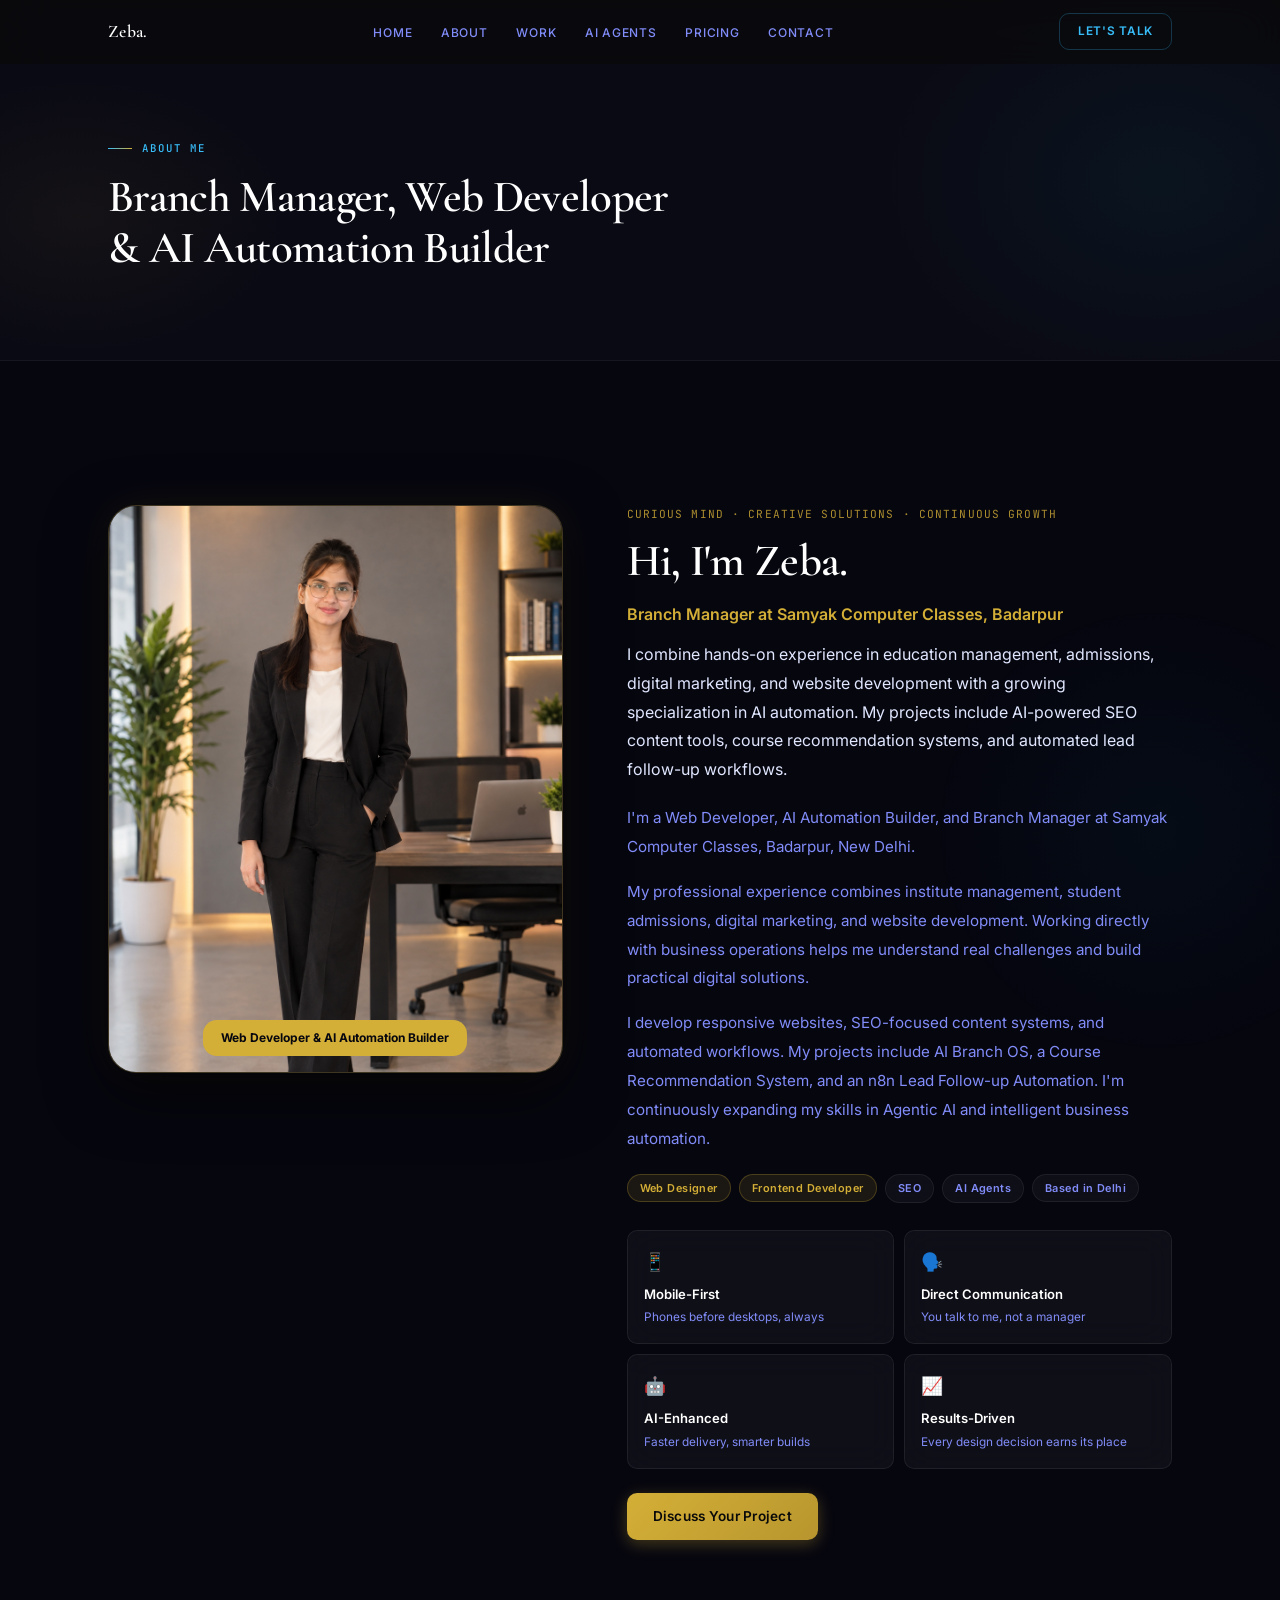
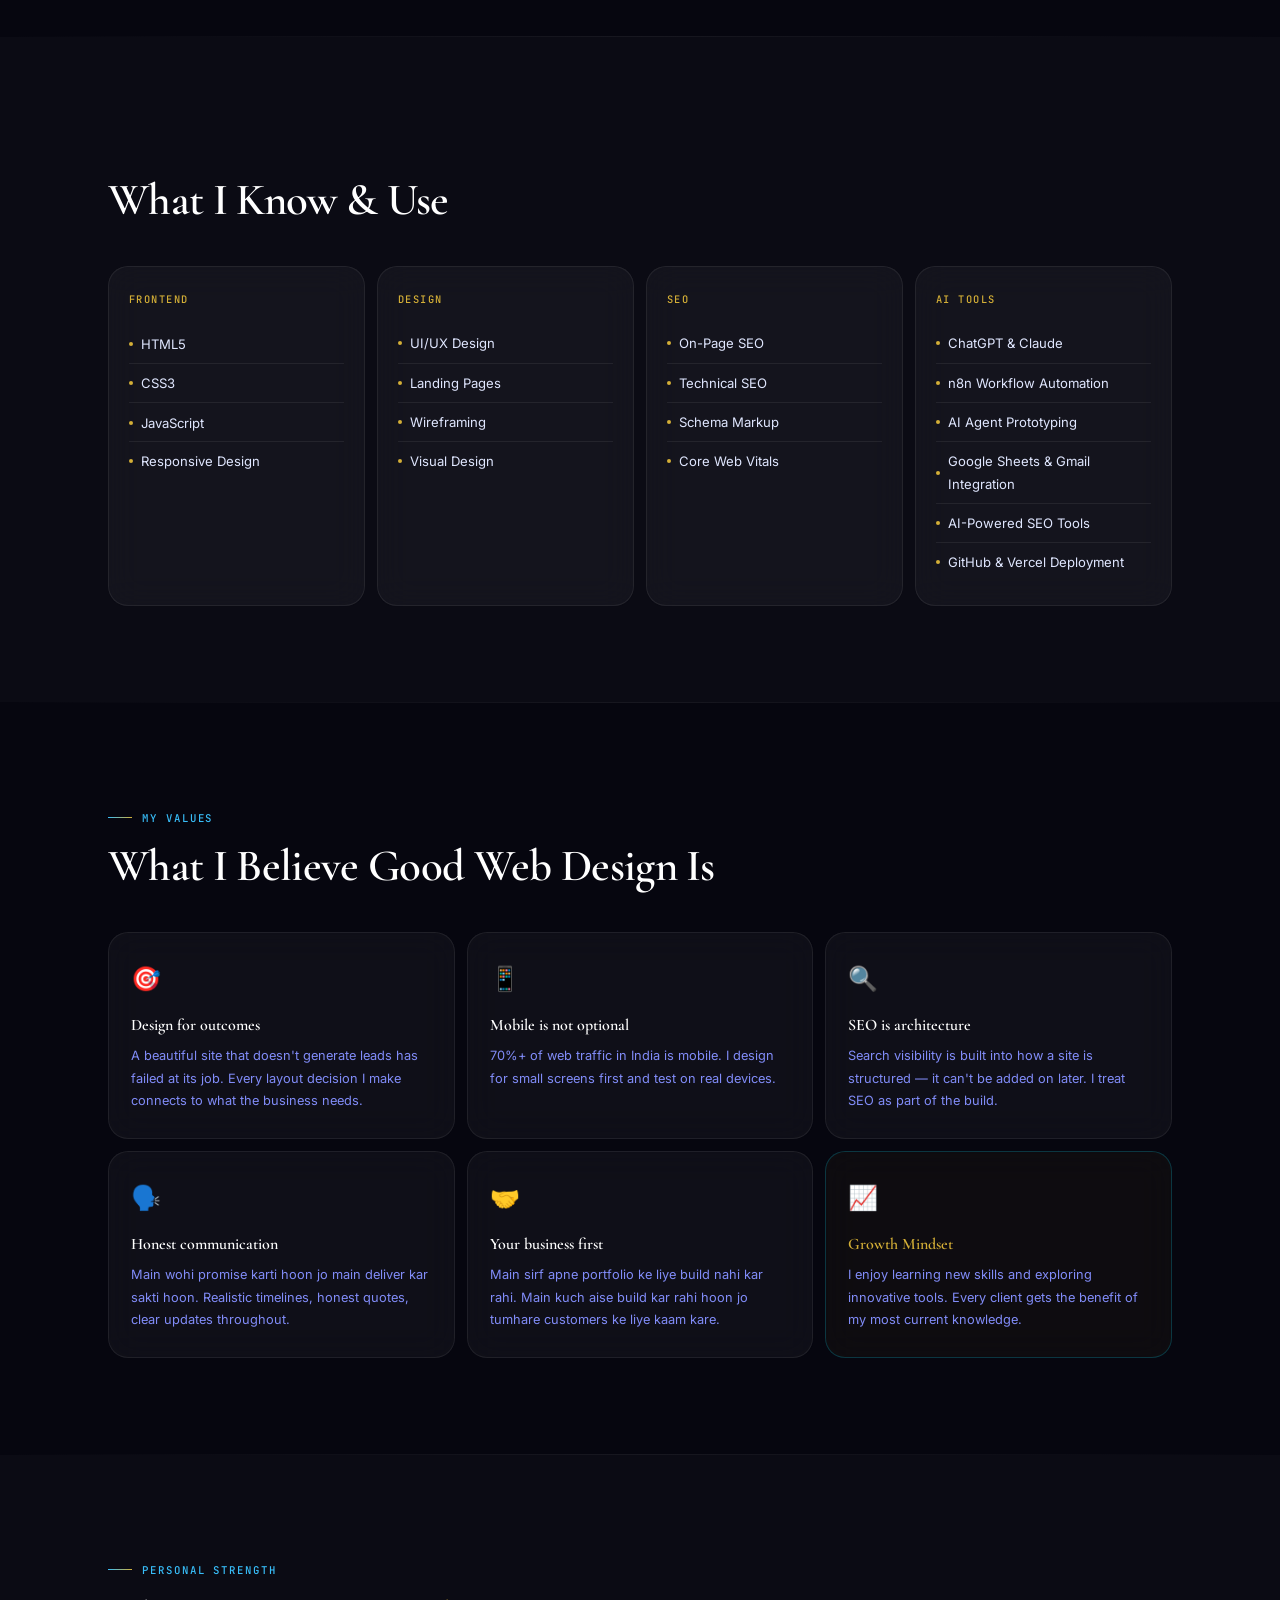
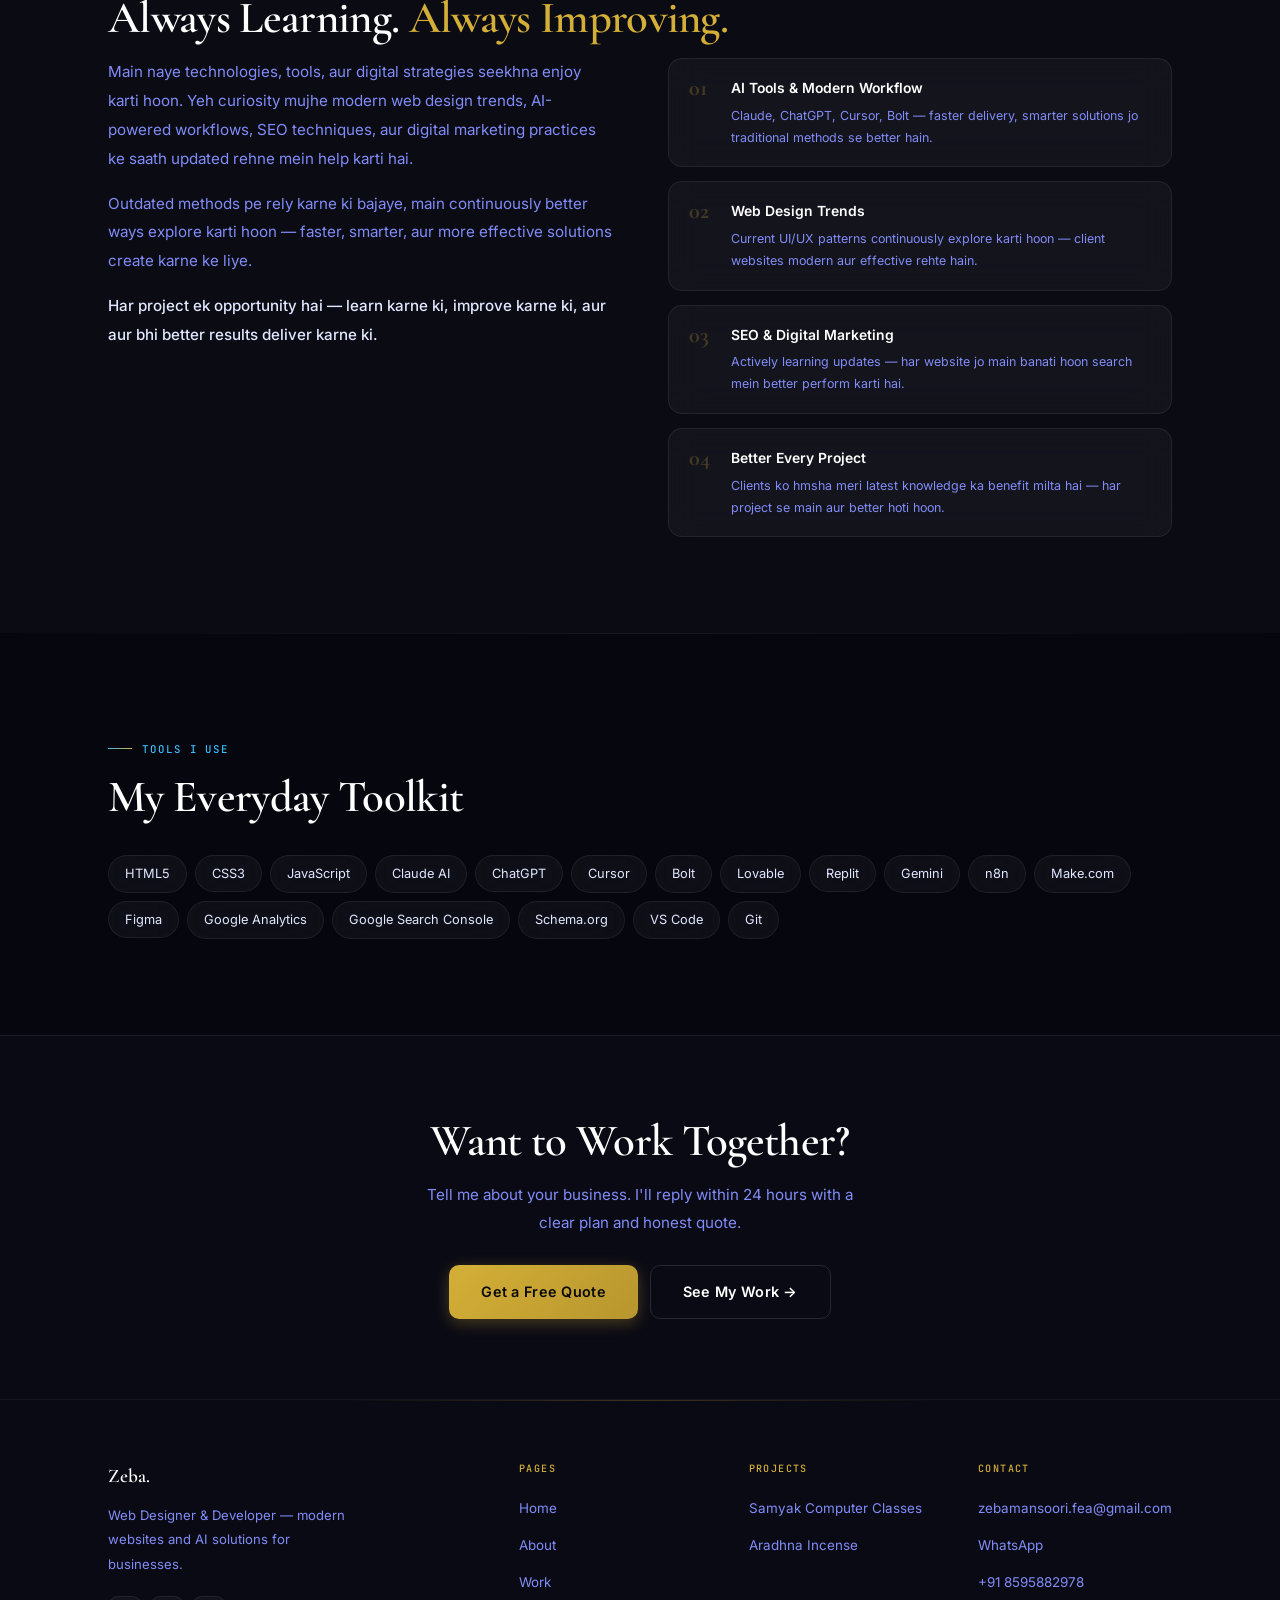
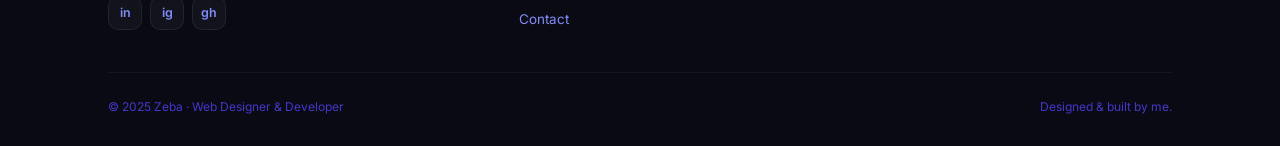
<file: about.html>
<!DOCTYPE html>
<html lang="en">
<head>
<meta charset="UTF-8"><meta name="viewport" content="width=device-width,initial-scale=1.0">
<title>About Zeba — Web Designer & Developer</title>
<meta name="description" content="Zeba ke baare mein — Web Designer & Developer who thinks about your business, not just your website. My story, skills, and values.">
<link rel="canonical" href="https://zebamansoorifea-byte.github.io/portfolio-website/about.html">
<meta property="og:title" content="About Zeba — Web Designer & Developer">
<meta property="og:url" content="https://zebamansoorifea-byte.github.io/portfolio-website/about.html">
<link rel="icon" type="image/svg+xml" href="data:image/svg+xml,<svg xmlns='http://www.w3.org/2000/svg' viewBox='0 0 32 32'><rect width='32' height='32' rx='8' fill='%23090E1A'/><text x='16' y='23' font-family='serif' font-size='18' font-weight='700' fill='%23D4AF37' text-anchor='middle'>Z</text></svg>">
<link rel="preconnect" href="https://fonts.googleapis.com"><link rel="preconnect" href="https://fonts.gstatic.com" crossorigin>
<link href="https://fonts.googleapis.com/css2?family=Cormorant+Garamond:ital,wght@0,400;0,600;0,700;1,400;1,600&family=Inter:wght@300;400;500;600;700&family=JetBrains+Mono:wght@400;500&display=swap" rel="stylesheet">
<link rel="stylesheet" href="style.css">
<style>
.about-grid{display:grid;grid-template-columns:1fr 1.2fr;gap:64px;align-items:start;margin-top:48px}
.about-photo{border-radius:var(--r-xl);overflow:hidden;border:1px solid var(--gold-border);box-shadow:var(--sh-lg),0 0 40px rgba(212,175,55,.08);aspect-ratio:4/5;background:var(--navy3);display:flex;align-items:center;justify-content:center;position:relative}
.about-photo img{width:100%;height:100%;object-fit:cover;object-position:top center}
.about-photo-tag{position:absolute;bottom:16px;left:50%;transform:translateX(-50%);background:var(--gold);color:var(--navy);padding:8px 18px;border-radius:var(--r);font-size:.75rem;font-weight:700;white-space:nowrap}
.about-text p{font-size:.95rem;color:var(--t3);line-height:1.9;margin-bottom:16px}
.about-text p strong{color:var(--t2)}
.creds{display:flex;flex-wrap:wrap;gap:8px;margin:20px 0 28px}
.facts{display:grid;grid-template-columns:1fr 1fr;gap:10px;margin:24px 0}
.fact{padding:16px;background:rgba(255,255,255,0.04);backdrop-filter:blur(16px);border:1px solid rgba(255,255,255,0.07);border-radius:var(--r-sm);transition:all var(--tr)}
.fact:hover{border-color:rgba(6,182,212,0.25)}
.fact-icon{font-size:1.1rem;margin-bottom:6px}
.fact-label{font-size:.82rem;font-weight:600;color:var(--white)}
.fact-desc{font-size:.74rem;color:var(--t3);margin-top:2px}
.skills-grid{display:grid;grid-template-columns:repeat(4,1fr);gap:12px;margin-top:40px}
.skill-cat{background:rgba(255,255,255,0.04);backdrop-filter:blur(16px);border:1px solid rgba(255,255,255,0.07);border-radius:var(--r-lg);padding:24px 20px;transition:all var(--tr)}
.skill-cat:hover{border-color:rgba(6,182,212,0.25)}
.sc-label{font-family:var(--fm);font-size:.65rem;font-weight:500;letter-spacing:.14em;text-transform:uppercase;color:var(--gold);margin-bottom:16px}
.sc-item{display:flex;align-items:center;gap:8px;font-size:.82rem;color:var(--t2);padding:8px 0;border-bottom:1px solid var(--border)}
.sc-item:last-child{border-bottom:none}
.sc-dot{width:4px;height:4px;border-radius:50%;background:var(--gold);flex-shrink:0}
.val-grid{display:grid;grid-template-columns:repeat(3,1fr);gap:12px;margin-top:40px}
.val-item{padding:26px 22px;background:rgba(255,255,255,0.04);backdrop-filter:blur(16px);border:1px solid rgba(255,255,255,0.07);border-radius:var(--r-lg);transition:all var(--tr)}
.val-item:hover{border-color:rgba(6,182,212,0.25);transform:translateY(-2px)}
.val-icon{font-size:1.5rem;margin-bottom:12px}
.val-t{font-family:var(--fh);font-size:1rem;font-weight:600;color:var(--white);margin-bottom:6px}
.val-d{font-size:.8rem;color:var(--t3);line-height:1.75}
.str-grid{display:grid;grid-template-columns:1fr 1fr;gap:56px;align-items:start}
.str-points{display:flex;flex-direction:column;gap:14px}
.str-item{display:flex;align-items:flex-start;gap:14px;padding:18px 20px;background:rgba(255,255,255,0.04);backdrop-filter:blur(16px);border:1px solid rgba(255,255,255,0.07);border-radius:var(--r);transition:all var(--tr)}
.str-item:hover{border-color:rgba(6,182,212,0.25)}
.str-num{font-family:var(--fh);font-size:1.4rem;font-weight:700;color:var(--gold-border);line-height:1;flex-shrink:0;min-width:28px}
.str-t{font-size:.87rem;font-weight:600;color:var(--white);margin-bottom:4px}
.str-d{font-size:.78rem;color:var(--t3);line-height:1.75}
.tools-wrap{display:flex;flex-wrap:wrap;gap:8px;margin-top:32px}
.tool-pill{padding:7px 16px;background:rgba(255,255,255,0.04);backdrop-filter:blur(16px);border:1px solid rgba(255,255,255,0.07);border-radius:40px;font-size:.8rem;color:var(--t2);transition:all var(--tr)}
.tool-pill:hover{border-color:rgba(6,182,212,0.25);color:var(--gold)}
@media(max-width:860px){.about-grid{grid-template-columns:1fr}.about-photo{order:-1;max-width:280px;margin:0 auto;aspect-ratio:1}.skills-grid{grid-template-columns:repeat(2,1fr)}.val-grid{grid-template-columns:1fr}.str-grid{grid-template-columns:1fr}}
@media(max-width:560px){.skills-grid{grid-template-columns:1fr}.facts{grid-template-columns:1fr}}
</style>
</head>
<body>
<nav id="nav"><div class="wrap nav-inner">
  <a href="index.html" class="nav-logo">Zeba.</a>
  <ul class="nav-links">
    <li><a href="index.html">Home</a></li><li><a href="about.html">About</a></li>
    <li><a href="project.html">Work</a></li><li><a href="index.html#agents">AI Agents</a></li>
    <li><a href="index.html#pricing">Pricing</a></li><li><a href="contact.html">Contact</a></li>
  </ul>
  <div class="nav-right"><a href="contact.html" class="nav-cta">Let's Talk</a><div class="ham" id="ham"><span></span><span></span><span></span></div></div>
</div></nav>
<div class="mob-nav" id="mob"><button class="mob-close" id="mclose">✕</button>
  <a href="index.html">Home</a><a href="about.html">About</a><a href="project.html">Work</a><a href="index.html#agents">AI Agents</a><a href="index.html#pricing">Pricing</a><a href="contact.html">Contact</a>
</div>

<div class="page-top"><div class="wrap">
  <div class="eyebrow rev">About Me</div>
  <h1 class="h2 rev" style="font-size:clamp(1.8rem,3.5vw,2.8rem)"> Branch Manager, Web Developer<br>& AI Automation Builder</h1>
</div></div>

<section class="section"><div class="wrap">
  <div class="about-grid">
    <div class="rev">
      <div class="about-photo">
        <img src="zeba-photo.jpg" alt="Zeba" onerror="this.style.display='none'">
         <div class="about-photo-tag">Web Developer &amp; AI Automation Builder</div>
      </div>
    </div>
    <div class="rev d2">
      <div style="font-family:var(--fm);font-size:.7rem;letter-spacing:.1em;text-transform:uppercase;color:var(--gold);margin-bottom:12px;opacity:.8">Curious Mind · Creative Solutions · Continuous Growth</div>
      <h2 class="h2">Hi, I'm Zeba.</h2>
      
<p style="color:var(--gold);font-weight:600;margin:12px 0;">
  Branch Manager at Samyak Computer Classes, Badarpur
</p>
<p style="line-height:1.8;margin-bottom:20px;">
  I combine hands-on experience in education management,
  admissions, digital marketing, and website development
  with a growing specialization in AI automation.
  My projects include AI-powered SEO content tools,
  course recommendation systems, and automated
  lead follow-up workflows.
</p>

      <div class="about-text">
        
<div class="about-text">
  <p>
    I'm a Web Developer, AI Automation Builder, and
    Branch Manager at Samyak Computer Classes,
    Badarpur, New Delhi.
  </p>

  <p>
    My professional experience combines institute
    management, student admissions, digital marketing,
    and website development. Working directly with
    business operations helps me understand real
    challenges and build practical digital solutions.
  </p>

  <p>
    I develop responsive websites, SEO-focused content
    systems, and automated workflows. My projects
    include AI Branch OS, a Course Recommendation
    System, and an n8n Lead Follow-up Automation.
    I'm continuously expanding my skills in Agentic AI
    and intelligent business automation.
  </p>
</div>
      </div>
      <div class="creds">
        <span class="tag tag-gold">Web Designer</span><span class="tag tag-gold">Frontend Developer</span>
        <span class="tag tag-glass">SEO</span><span class="tag tag-glass">AI Agents</span><span class="tag tag-glass">Based in Delhi</span>
      </div>
      <div class="facts">
        <div class="fact"><div class="fact-icon">📱</div><div class="fact-label">Mobile-First</div><div class="fact-desc">Phones before desktops, always</div></div>
        <div class="fact"><div class="fact-icon">🗣️</div><div class="fact-label">Direct Communication</div><div class="fact-desc">You talk to me, not a manager</div></div>
        <div class="fact"><div class="fact-icon">🤖</div><div class="fact-label">AI-Enhanced</div><div class="fact-desc">Faster delivery, smarter builds</div></div>
        <div class="fact"><div class="fact-icon">📈</div><div class="fact-label">Results-Driven</div><div class="fact-desc">Every design decision earns its place</div></div>
      </div>
      <a href="contact.html" class="btn btn-gold">Discuss Your Project</a>
    </div>
  </div>
</div></section>

<div class="sdiv"></div>

<section class="section" style="background:rgba(255,255,255,0.02)"><div class="wrap">
  <div class="eyebrow rev">Technical Skills</div>
  <h2 class="h2 rev">What I Know &amp; Use</h2>
  <div class="skills-grid">
    <div class="skill-cat rev"><div class="sc-label">Frontend</div>
      <div class="sc-item"><span class="sc-dot"></span>HTML5</div>
      <div class="sc-item"><span class="sc-dot"></span>CSS3</div>
      <div class="sc-item"><span class="sc-dot"></span>JavaScript</div>
      <div class="sc-item"><span class="sc-dot"></span>Responsive Design</div>
    </div>
    <div class="skill-cat rev d1"><div class="sc-label">Design</div>
      <div class="sc-item"><span class="sc-dot"></span>UI/UX Design</div>
      <div class="sc-item"><span class="sc-dot"></span>Landing Pages</div>
      <div class="sc-item"><span class="sc-dot"></span>Wireframing</div>
      <div class="sc-item"><span class="sc-dot"></span>Visual Design</div>
    </div>
    <div class="skill-cat rev d2"><div class="sc-label">SEO</div>
      <div class="sc-item"><span class="sc-dot"></span>On-Page SEO</div>
      <div class="sc-item"><span class="sc-dot"></span>Technical SEO</div>
      <div class="sc-item"><span class="sc-dot"></span>Schema Markup</div>
      <div class="sc-item"><span class="sc-dot"></span>Core Web Vitals</div>
    </div>
    <div class="skill-cat rev d3"><div class="sc-label">AI Tools</div>
      
<div class="sc-item"><span class="sc-dot"></span>ChatGPT &amp; Claude</div>
<div class="sc-item"><span class="sc-dot"></span>n8n Workflow Automation</div>
<div class="sc-item"><span class="sc-dot"></span>AI Agent Prototyping</div>
<div class="sc-item"><span class="sc-dot"></span>Google Sheets &amp; Gmail Integration</div>
<div class="sc-item"><span class="sc-dot"></span>AI-Powered SEO Tools</div>
<div class="sc-item"><span class="sc-dot"></span>GitHub &amp; Vercel Deployment</div>
    </div>
  </div>
</div></section>

<div class="sdiv"></div>

<section class="section"><div class="wrap">
  <div class="eyebrow rev">My Values</div>
  <h2 class="h2 rev">What I Believe Good Web Design Is</h2>
  <div class="val-grid">
    <div class="val-item rev"><div class="val-icon">🎯</div><div class="val-t">Design for outcomes</div><div class="val-d">A beautiful site that doesn't generate leads has failed at its job. Every layout decision I make connects to what the business needs.</div></div>
    <div class="val-item rev d1"><div class="val-icon">📱</div><div class="val-t">Mobile is not optional</div><div class="val-d">70%+ of web traffic in India is mobile. I design for small screens first and test on real devices.</div></div>
    <div class="val-item rev d2"><div class="val-icon">🔍</div><div class="val-t">SEO is architecture</div><div class="val-d">Search visibility is built into how a site is structured — it can't be added on later. I treat SEO as part of the build.</div></div>
    <div class="val-item rev"><div class="val-icon">🗣️</div><div class="val-t">Honest communication</div><div class="val-d">Main wohi promise karti hoon jo main deliver kar sakti hoon. Realistic timelines, honest quotes, clear updates throughout.</div></div>
    <div class="val-item rev d1"><div class="val-icon">🤝</div><div class="val-t">Your business first</div><div class="val-d">Main sirf apne portfolio ke liye build nahi kar rahi. Main kuch aise build kar rahi hoon jo tumhare customers ke liye kaam kare.</div></div>
    <div class="val-item rev d2" style="border-color:rgba(6,182,212,0.25);background:rgba(212,175,55,.04)"><div class="val-icon">📈</div><div class="val-t" style="color:var(--gold)">Growth Mindset</div><div class="val-d">I enjoy learning new skills and exploring innovative tools. Every client gets the benefit of my most current knowledge.</div></div>
  </div>
</div></section>

<div class="sdiv"></div>

<section class="section" style="background:rgba(255,255,255,0.02)"><div class="wrap">
  <div class="eyebrow rev">Personal Strength</div>
  <h2 class="h2 rev">Always Learning. <span class="gold">Always Improving.</span></h2>
  <div class="str-grid">
    <div class="rev">
      <p style="font-size:.95rem;color:var(--t3);line-height:1.9;margin-bottom:16px">Main naye technologies, tools, aur digital strategies seekhna enjoy karti hoon. Yeh curiosity mujhe modern web design trends, AI-powered workflows, SEO techniques, aur digital marketing practices ke saath updated rehne mein help karti hai.</p>
      <p style="font-size:.95rem;color:var(--t3);line-height:1.9;margin-bottom:16px">Outdated methods pe rely karne ki bajaye, main continuously better ways explore karti hoon — faster, smarter, aur more effective solutions create karne ke liye.</p>
      <p style="font-size:.95rem;color:var(--t2);line-height:1.9;font-weight:500">Har project ek opportunity hai — learn karne ki, improve karne ki, aur aur bhi better results deliver karne ki.</p>
    </div>
    <div class="str-points rev d2">
      <div class="str-item"><div class="str-num">01</div><div><div class="str-t">AI Tools &amp; Modern Workflow</div><div class="str-d">Claude, ChatGPT, Cursor, Bolt — faster delivery, smarter solutions jo traditional methods se better hain.</div></div></div>
      <div class="str-item"><div class="str-num">02</div><div><div class="str-t">Web Design Trends</div><div class="str-d">Current UI/UX patterns continuously explore karti hoon — client websites modern aur effective rehte hain.</div></div></div>
      <div class="str-item"><div class="str-num">03</div><div><div class="str-t">SEO &amp; Digital Marketing</div><div class="str-d">Actively learning updates — har website jo main banati hoon search mein better perform karti hai.</div></div></div>
      <div class="str-item"><div class="str-num">04</div><div><div class="str-t">Better Every Project</div><div class="str-d">Clients ko hmsha meri latest knowledge ka benefit milta hai — har project se main aur better hoti hoon.</div></div></div>
    </div>
  </div>
</div></section>

<div class="sdiv"></div>

<section class="section"><div class="wrap">
  <div class="eyebrow rev">Tools I Use</div>
  <h2 class="h2 rev">My Everyday Toolkit</h2>
  <div class="tools-wrap rev d1">
    <span class="tool-pill">HTML5</span><span class="tool-pill">CSS3</span><span class="tool-pill">JavaScript</span>
    <span class="tool-pill">Claude AI</span><span class="tool-pill">ChatGPT</span><span class="tool-pill">Cursor</span>
    <span class="tool-pill">Bolt</span><span class="tool-pill">Lovable</span><span class="tool-pill">Replit</span>
    <span class="tool-pill">Gemini</span><span class="tool-pill">n8n</span><span class="tool-pill">Make.com</span>
    <span class="tool-pill">Figma</span><span class="tool-pill">Google Analytics</span><span class="tool-pill">Google Search Console</span>
    <span class="tool-pill">Schema.org</span><span class="tool-pill">VS Code</span><span class="tool-pill">Git</span>
  </div>
</div></section>

<div style="background:var(--navy2);padding:80px 0;text-align:center;border-top:1px solid var(--border)"><div class="wrap">
  <h2 class="h2 rev">Want to Work Together?</h2>
  <p style="color:var(--t3);max-width:460px;margin:0 auto 28px;font-size:.95rem;line-height:1.85" class="rev">Tell me about your business. I'll reply within 24 hours with a clear plan and honest quote.</p>
  <div class="rev" style="display:flex;justify-content:center;gap:12px;flex-wrap:wrap">
    <a href="contact.html" class="btn btn-gold btn-lg">Get a Free Quote</a>
    <a href="project.html" class="btn btn-out btn-lg">See My Work →</a>
  </div>
</div></div>

<footer><div class="wrap">
  <div class="ft-top">
    <div><div class="ft-logo">Zeba.</div><div class="ft-desc">Web Designer &amp; Developer — modern websites and AI solutions for businesses.</div>
      <div class="ft-social"><a href="https://linkedin.com/in/zebamansoori" target="_blank" rel="noopener noreferrer" class="ft-s-btn">in</a><a href="https://instagram.com/zebamansoori" target="_blank" rel="noopener noreferrer" class="ft-s-btn">ig</a><a href="https://github.com/zebamansoori" target="_blank" rel="noopener noreferrer" class="ft-s-btn">gh</a></div>
    </div>
    <div class="ft-col"><div class="ft-col-title">Pages</div><ul><li><a href="index.html">Home</a></li><li><a href="about.html">About</a></li><li><a href="project.html">Work</a></li><li><a href="contact.html">Contact</a></li></ul></div>
    <div class="ft-col"><div class="ft-col-title">Projects</div><ul><li><a href="samyak.html">Samyak Computer Classes</a></li><li><a href="aradhna.html">Aradhna Incense</a></li></ul></div>
    <div class="ft-col"><div class="ft-col-title">Contact</div><ul><li><a href="mailto:zebamansoori.fea@gmail.com">zebamansoori.fea@gmail.com</a></li><li><a href="https://wa.me/918595882978">WhatsApp</a></li><li><a href="tel:+918595882978">+91 8595882978</a></li></ul></div>
  </div>
  <div class="ft-bottom"><span>© 2025 Zeba · Web Designer &amp; Developer</span><span>Designed &amp; built by me.</span></div>
</div></footer>
<button id="bt" aria-label="Back to top">↑</button>
<script src="main.js"></script>
</body></html>
</file>
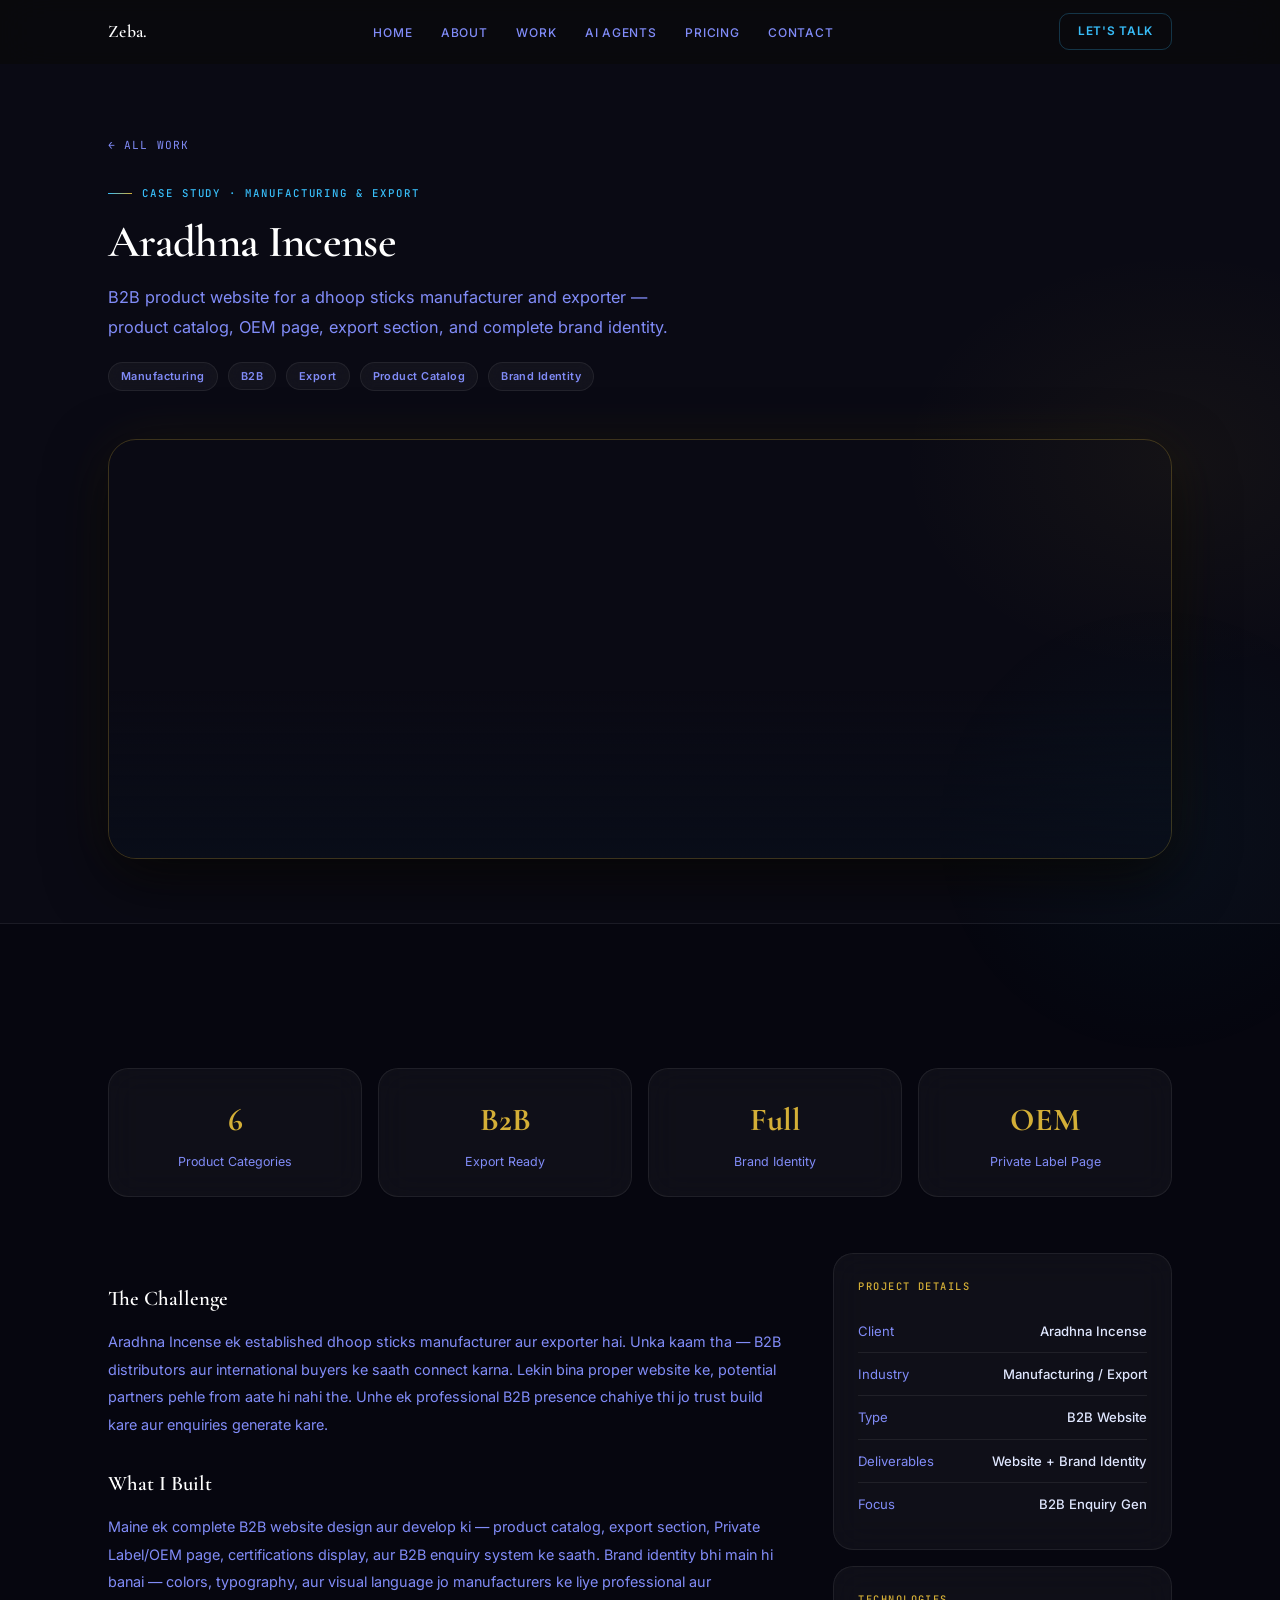
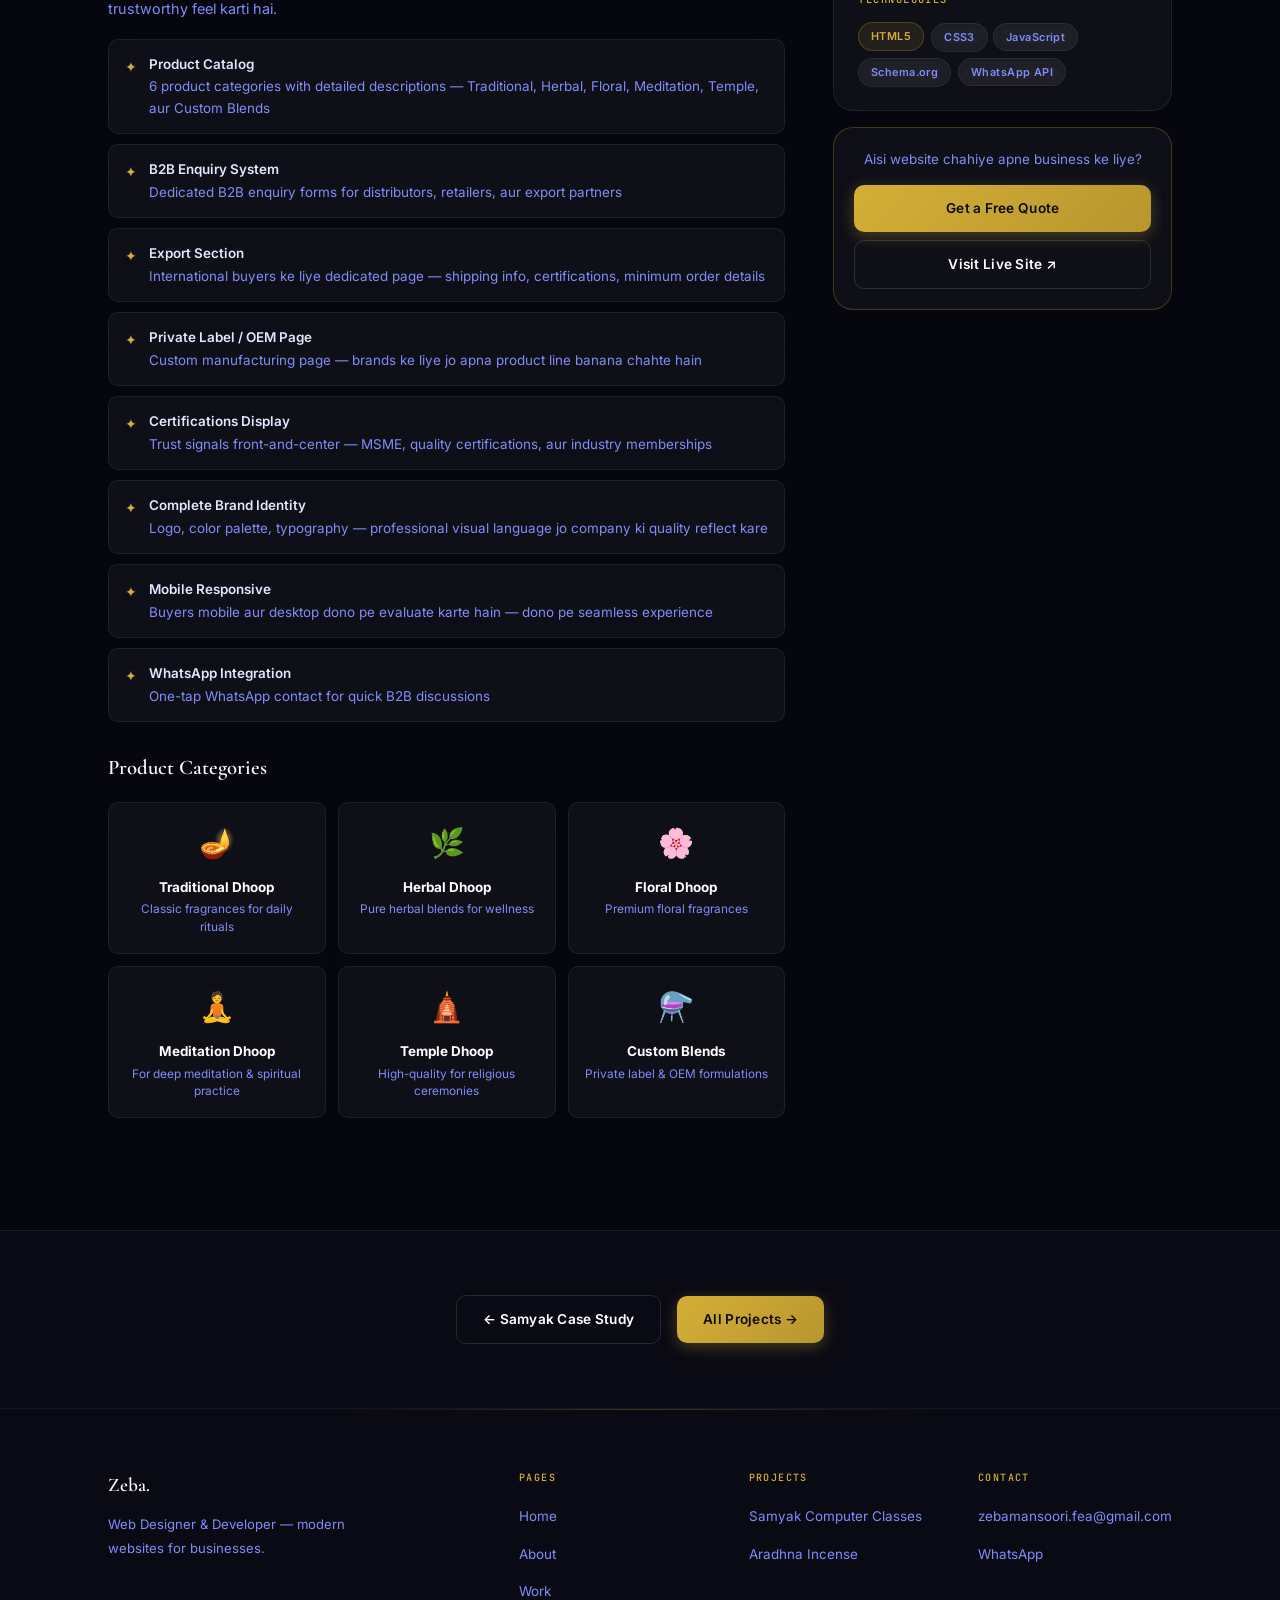
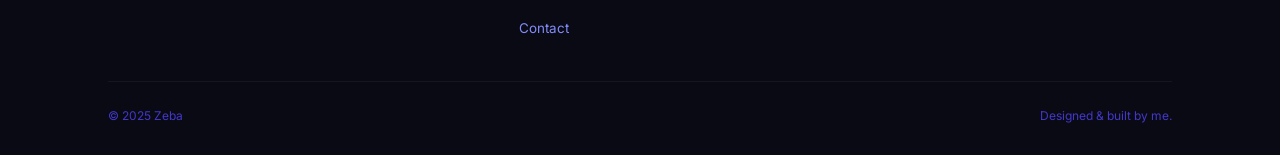
<file: aradhna.html>
<!DOCTYPE html>
<html lang="en">
<head>
<meta charset="UTF-8"><meta name="viewport" content="width=device-width,initial-scale=1.0">
<title>Aradhna Incense — Case Study | Zeba</title>
<meta name="description" content="Case study: How Zeba built the B2B website for Aradhna Incense — product catalog, export section, and brand identity.">
<link rel="canonical" href="https://zebamansoori.com/aradhna.html">
<link rel="icon" type="image/svg+xml" href="data:image/svg+xml,<svg xmlns='http://www.w3.org/2000/svg' viewBox='0 0 32 32'><rect width='32' height='32' rx='8' fill='%23090E1A'/><text x='16' y='23' font-family='serif' font-size='18' font-weight='700' fill='%23D4AF37' text-anchor='middle'>Z</text></svg>">
<link rel="preconnect" href="https://fonts.googleapis.com"><link rel="preconnect" href="https://fonts.gstatic.com" crossorigin>
<link href="https://fonts.googleapis.com/css2?family=Cormorant+Garamond:ital,wght@0,400;0,600;0,700;1,400;1,600&family=Inter:wght@300;400;500;600;700&family=JetBrains+Mono:wght@400;500&display=swap" rel="stylesheet">
<link rel="stylesheet" href="style.css">
<style>
.cs-hero{padding:130px 0 64px;background:var(--navy2);border-bottom:1px solid var(--border);position:relative;overflow:hidden}
.cs-hero::before{content:'';position:absolute;top:0;right:0;width:500px;height:100%;background:radial-gradient(ellipse 400px 300px at 80% 50%,rgba(212,175,55,.05) 0%,transparent 70%);pointer-events:none}
.cs-preview{border-radius:var(--r-xl);overflow:hidden;border:1px solid var(--gold-border);box-shadow:var(--sh-lg),0 0 60px rgba(212,175,55,.08);margin-top:48px;position:relative;height:420px}
.cs-preview iframe{width:200%;height:200%;transform:scale(.5);transform-origin:top left;border:none}
.cs-preview-ov{position:absolute;inset:0;background:linear-gradient(180deg,transparent 60%,rgba(9,14,26,.8) 100%)}
.cs-stats{display:grid;grid-template-columns:repeat(4,1fr);gap:16px;margin-top:48px}
.cs-stat{padding:24px;background:rgba(255,255,255,0.04);backdrop-filter:blur(16px);border:1px solid rgba(255,255,255,0.07);border-radius:var(--r-lg);text-align:center;transition:all var(--tr)}
.cs-stat:hover{border-color:rgba(6,182,212,0.25)}
.cs-stat-n{font-family:var(--fh);font-size:2rem;font-weight:700;color:var(--gold);margin-bottom:4px}
.cs-stat-l{font-size:.78rem;color:var(--t3)}
.cs-grid{display:grid;grid-template-columns:2fr 1fr;gap:48px;align-items:start}
.cs-content h3{font-family:var(--fh);font-size:1.3rem;font-weight:600;color:var(--white);margin:28px 0 12px}
.cs-content p{font-size:.9rem;color:var(--t3);line-height:1.9;margin-bottom:14px}
.feat-list{display:flex;flex-direction:column;gap:10px;margin:16px 0}
.feat-item{display:flex;align-items:flex-start;gap:12px;padding:14px 16px;background:rgba(255,255,255,0.04);backdrop-filter:blur(16px);border:1px solid rgba(255,255,255,0.07);border-radius:var(--r-sm)}
.feat-check{color:var(--gold);flex-shrink:0;font-size:.9rem;margin-top:1px}
.feat-text{font-size:.84rem;color:var(--t3);line-height:1.6}
.feat-text strong{color:var(--t2);display:block;font-weight:600;margin-bottom:1px}
.cs-sidebar{position:sticky;top:80px}
.cs-info-card{background:rgba(255,255,255,0.04);backdrop-filter:blur(16px);border:1px solid rgba(255,255,255,0.07);border-radius:var(--r-lg);padding:24px;margin-bottom:16px}
.cs-info-title{font-family:var(--fm);font-size:.65rem;font-weight:500;letter-spacing:.14em;text-transform:uppercase;color:var(--gold);margin-bottom:14px}
.cs-info-row{display:flex;justify-content:space-between;padding:10px 0;border-bottom:1px solid var(--border);font-size:.82rem}
.cs-info-row:last-child{border-bottom:none}
.cs-info-label{color:var(--t3)}
.cs-info-val{color:var(--t2);font-weight:500;text-align:right}
.prod-grid{display:grid;grid-template-columns:repeat(3,1fr);gap:12px;margin:16px 0}
.prod-item{padding:16px;background:rgba(255,255,255,0.04);backdrop-filter:blur(16px);border:1px solid rgba(255,255,255,0.07);border-radius:var(--r-sm);text-align:center;transition:all var(--tr)}
.prod-item:hover{border-color:rgba(6,182,212,0.25)}
.prod-icon{font-size:1.8rem;margin-bottom:8px}
.prod-name{font-size:.84rem;font-weight:700;color:var(--white);margin-bottom:3px}
.prod-desc{font-size:.74rem;color:var(--t3);line-height:1.5}
@media(max-width:900px){.cs-grid{grid-template-columns:1fr}.cs-sidebar{position:static}.cs-stats{grid-template-columns:repeat(2,1fr)}}
@media(max-width:560px){.cs-stats{grid-template-columns:1fr 1fr}.prod-grid{grid-template-columns:1fr 1fr}}
</style>
</head>
<body>
<nav id="nav"><div class="wrap nav-inner">
  <a href="index.html" class="nav-logo">Zeba.</a>
  <ul class="nav-links">
    <li><a href="index.html">Home</a></li><li><a href="about.html">About</a></li>
    <li><a href="project.html">Work</a></li><li><a href="index.html#agents">AI Agents</a></li>
    <li><a href="index.html#pricing">Pricing</a></li><li><a href="contact.html">Contact</a></li>
  </ul>
  <div class="nav-right"><a href="contact.html" class="nav-cta">Let's Talk</a><div class="ham" id="ham"><span></span><span></span><span></span></div></div>
</div></nav>
<div class="mob-nav" id="mob"><button class="mob-close" id="mclose">✕</button>
  <a href="index.html">Home</a><a href="about.html">About</a><a href="project.html">Work</a><a href="index.html#agents">AI Agents</a><a href="index.html#pricing">Pricing</a><a href="contact.html">Contact</a>
</div>

<div class="cs-hero"><div class="wrap">
  <div class="rev"><a href="project.html" style="font-family:var(--fm);font-size:.7rem;letter-spacing:.1em;text-transform:uppercase;color:var(--t3);display:inline-flex;align-items:center;gap:6px;margin-bottom:20px">← All Work</a></div>
  <div class="eyebrow rev">Case Study · Manufacturing & Export</div>
  <h1 class="h2 rev" style="font-size:clamp(1.8rem,3.5vw,2.8rem)">Aradhna Incense</h1>
  <p class="lead rev">B2B product website for a dhoop sticks manufacturer and exporter — product catalog, OEM page, export section, and complete brand identity.</p>
  <div class="rev" style="display:flex;gap:10px;flex-wrap:wrap;margin-top:20px">
    <span class="tag tag-glass">Manufacturing</span><span class="tag tag-glass">B2B</span><span class="tag tag-glass">Export</span><span class="tag tag-glass">Product Catalog</span><span class="tag tag-glass">Brand Identity</span>
  </div>
  <div class="cs-preview rev d2"><iframe src="https://aradhnaincense.com/" loading="lazy" scrolling="no" title="Aradhna Incense website"></iframe><div class="cs-preview-ov"></div></div>
</div></div>

<section class="section"><div class="wrap">
  <div class="cs-stats">
    <div class="cs-stat rev"><div class="cs-stat-n">6</div><div class="cs-stat-l">Product Categories</div></div>
    <div class="cs-stat rev d1"><div class="cs-stat-n">B2B</div><div class="cs-stat-l">Export Ready</div></div>
    <div class="cs-stat rev d2"><div class="cs-stat-n">Full</div><div class="cs-stat-l">Brand Identity</div></div>
    <div class="cs-stat rev d3"><div class="cs-stat-n">OEM</div><div class="cs-stat-l">Private Label Page</div></div>
  </div>

  <div class="cs-grid" style="margin-top:56px">
    <div class="cs-content">
      <h3 class="rev">The Challenge</h3>
      <p class="rev">Aradhna Incense ek established dhoop sticks manufacturer aur exporter hai. Unka kaam tha — B2B distributors aur international buyers ke saath connect karna. Lekin bina proper website ke, potential partners pehle from aate hi nahi the. Unhe ek professional B2B presence chahiye thi jo trust build kare aur enquiries generate kare.</p>

      <h3 class="rev">What I Built</h3>
      <p class="rev">Maine ek complete B2B website design aur develop ki — product catalog, export section, Private Label/OEM page, certifications display, aur B2B enquiry system ke saath. Brand identity bhi main hi banai — colors, typography, aur visual language jo manufacturers ke liye professional aur trustworthy feel karti hai.</p>

      <div class="feat-list">
        <div class="feat-item rev"><span class="feat-check">✦</span><div class="feat-text"><strong>Product Catalog</strong>6 product categories with detailed descriptions — Traditional, Herbal, Floral, Meditation, Temple, aur Custom Blends</div></div>
        <div class="feat-item rev"><span class="feat-check">✦</span><div class="feat-text"><strong>B2B Enquiry System</strong>Dedicated B2B enquiry forms for distributors, retailers, aur export partners</div></div>
        <div class="feat-item rev"><span class="feat-check">✦</span><div class="feat-text"><strong>Export Section</strong>International buyers ke liye dedicated page — shipping info, certifications, minimum order details</div></div>
        <div class="feat-item rev"><span class="feat-check">✦</span><div class="feat-text"><strong>Private Label / OEM Page</strong>Custom manufacturing page — brands ke liye jo apna product line banana chahte hain</div></div>
        <div class="feat-item rev"><span class="feat-check">✦</span><div class="feat-text"><strong>Certifications Display</strong>Trust signals front-and-center — MSME, quality certifications, aur industry memberships</div></div>
        <div class="feat-item rev"><span class="feat-check">✦</span><div class="feat-text"><strong>Complete Brand Identity</strong>Logo, color palette, typography — professional visual language jo company ki quality reflect kare</div></div>
        <div class="feat-item rev"><span class="feat-check">✦</span><div class="feat-text"><strong>Mobile Responsive</strong>Buyers mobile aur desktop dono pe evaluate karte hain — dono pe seamless experience</div></div>
        <div class="feat-item rev"><span class="feat-check">✦</span><div class="feat-text"><strong>WhatsApp Integration</strong>One-tap WhatsApp contact for quick B2B discussions</div></div>
      </div>

      <h3 class="rev">Product Categories</h3>
      <div class="prod-grid">
        <div class="prod-item rev"><div class="prod-icon">🪔</div><div class="prod-name">Traditional Dhoop</div><div class="prod-desc">Classic fragrances for daily rituals</div></div>
        <div class="prod-item rev d1"><div class="prod-icon">🌿</div><div class="prod-name">Herbal Dhoop</div><div class="prod-desc">Pure herbal blends for wellness</div></div>
        <div class="prod-item rev d2"><div class="prod-icon">🌸</div><div class="prod-name">Floral Dhoop</div><div class="prod-desc">Premium floral fragrances</div></div>
        <div class="prod-item rev"><div class="prod-icon">🧘</div><div class="prod-name">Meditation Dhoop</div><div class="prod-desc">For deep meditation &amp; spiritual practice</div></div>
        <div class="prod-item rev d1"><div class="prod-icon">🛕</div><div class="prod-name">Temple Dhoop</div><div class="prod-desc">High-quality for religious ceremonies</div></div>
        <div class="prod-item rev d2"><div class="prod-icon">⚗️</div><div class="prod-name">Custom Blends</div><div class="prod-desc">Private label &amp; OEM formulations</div></div>
      </div>
    </div>

    <div class="cs-sidebar">
      <div class="cs-info-card rev">
        <div class="cs-info-title">Project Details</div>
        <div class="cs-info-row"><span class="cs-info-label">Client</span><span class="cs-info-val">Aradhna Incense</span></div>
        <div class="cs-info-row"><span class="cs-info-label">Industry</span><span class="cs-info-val">Manufacturing / Export</span></div>
        <div class="cs-info-row"><span class="cs-info-label">Type</span><span class="cs-info-val">B2B Website</span></div>
        <div class="cs-info-row"><span class="cs-info-label">Deliverables</span><span class="cs-info-val">Website + Brand Identity</span></div>
        <div class="cs-info-row"><span class="cs-info-label">Focus</span><span class="cs-info-val">B2B Enquiry Gen</span></div>
      </div>
      <div class="cs-info-card rev d1">
        <div class="cs-info-title">Technologies</div>
        <div style="display:flex;flex-wrap:wrap;gap:6px">
          <span class="tag tag-gold">HTML5</span><span class="tag tag-glass">CSS3</span><span class="tag tag-glass">JavaScript</span>
          <span class="tag tag-glass">Schema.org</span><span class="tag tag-glass">WhatsApp API</span>
        </div>
      </div>
      <div style="padding:20px;background:rgba(255,255,255,0.04);backdrop-filter:blur(16px);border:1px solid var(--gold-border);border-radius:var(--r-lg);text-align:center" class="rev d2">
        <p style="font-size:.84rem;color:var(--t3);margin-bottom:14px">Aisi website chahiye apne business ke liye?</p>
        <a href="contact.html" class="btn btn-gold" style="width:100%;justify-content:center">Get a Free Quote</a>
        <a href="https://aradhnaincense.com/" target="_blank" rel="noopener noreferrer" class="btn btn-out" style="width:100%;justify-content:center;margin-top:8px">Visit Live Site ↗</a>
      </div>
    </div>
  </div>
</div></section>

<div style="background:var(--navy2);padding:64px 0;text-align:center;border-top:1px solid var(--border)"><div class="wrap">
  <a href="samyak.html" class="btn btn-out" style="margin-right:12px">← Samyak Case Study</a>
  <a href="project.html" class="btn btn-gold">All Projects →</a>
</div></div>

<footer><div class="wrap">
  <div class="ft-top">
    <div><div class="ft-logo">Zeba.</div><div class="ft-desc">Web Designer &amp; Developer — modern websites for businesses.</div></div>
    <div class="ft-col"><div class="ft-col-title">Pages</div><ul><li><a href="index.html">Home</a></li><li><a href="about.html">About</a></li><li><a href="project.html">Work</a></li><li><a href="contact.html">Contact</a></li></ul></div>
    <div class="ft-col"><div class="ft-col-title">Projects</div><ul><li><a href="samyak.html">Samyak Computer Classes</a></li><li><a href="aradhna.html">Aradhna Incense</a></li></ul></div>
    <div class="ft-col"><div class="ft-col-title">Contact</div><ul><li><a href="mailto:zebamansoori.fea@gmail.com">zebamansoori.fea@gmail.com</a></li><li><a href="https://wa.me/918595882978">WhatsApp</a></li></ul></div>
  </div>
  <div class="ft-bottom"><span>© 2025 Zeba</span><span>Designed &amp; built by me.</span></div>
</div></footer>
<button id="bt" aria-label="Back to top">↑</button>
<script src="main.js"></script>
</body></html>
</file>
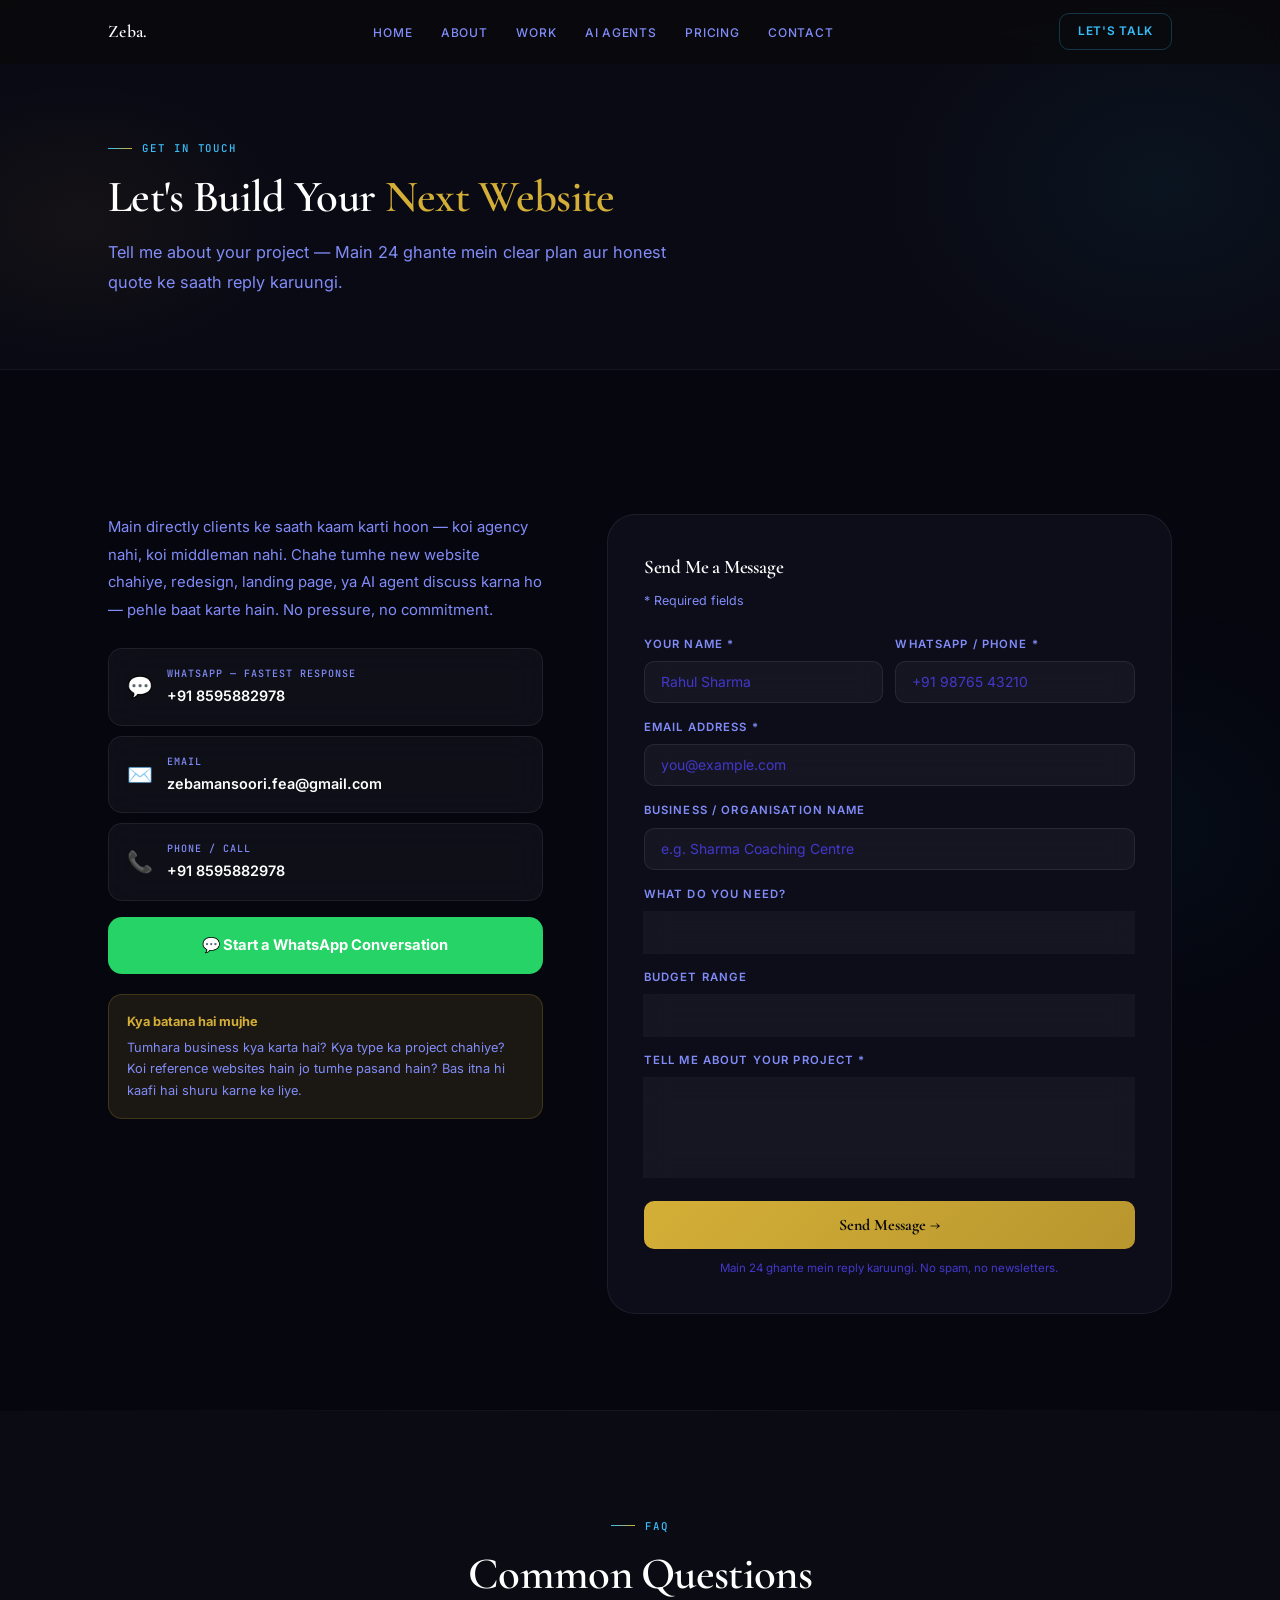
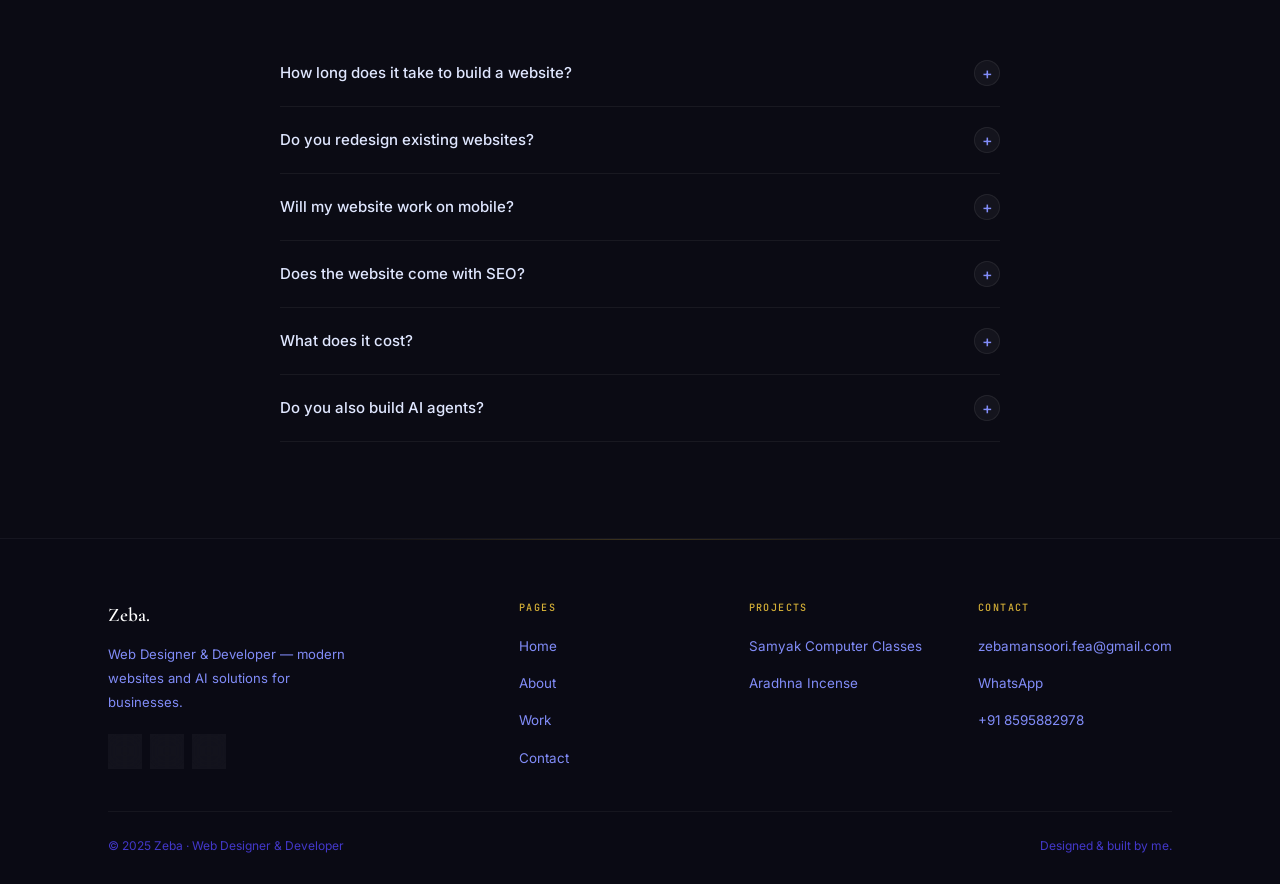
<file: contact.html>
<!DOCTYPE html>
<html lang="en">
<head>
<meta charset="UTF-8"><meta name="viewport" content="width=device-width,initial-scale=1.0">
<title>Contact Zeba — Web Designer & Developer</title>
<meta name="description" content="Contact Zeba for a free website quote. Reply within 24 hours. WhatsApp, email, or use the contact form.">
<link rel="canonical" href="https://zebamansoorifea-byte.github.io/portfolio-website/contact.html">
<meta property="og:title" content="Contact Zeba"><meta property="og:url" content="https://zebamansoorifea-byte.github.io/portfolio-website/contact.html">
  <link rel="icon" type="image/svg+xml" href="data:image/svg+xml,<svg xmlns='http://www.w3.org/2000/svg' viewBox='0 0 32 32'><rect width='32' height='32' rx='8' fill='%23090E1A'/><text x='16' y='23' font-family='serif' font-size='18' font-weight='700' fill='%23D4AF37' text-anchor='middle'>Z</text></svg>">
<link rel="preconnect" href="https://fonts.googleapis.com"><link rel="preconnect" href="https://fonts.gstatic.com" crossorigin>
<link href="https://fonts.googleapis.com/css2?family=Cormorant+Garamond:ital,wght@0,400;0,600;0,700;1,400;1,600&family=Inter:wght@300;400;500;600;700&family=JetBrains+Mono:wght@400;500&display=swap" rel="stylesheet">
<link rel="stylesheet" href="style.css">
<style>
.contact-grid{display:grid;grid-template-columns:1fr 1.3fr;gap:64px;margin-top:48px;align-items:start}
.cways{display:flex;flex-direction:column;gap:10px;margin-bottom:16px}
.cway{display:flex;align-items:center;gap:14px;padding:16px 18px;background:rgba(255,255,255,0.04);backdrop-filter:blur(16px);border:1px solid rgba(255,255,255,0.07);border-radius:var(--r);transition:all var(--tr);text-decoration:none}
.cway:hover{border-color:var(--border2);background:rgba(255,255,255,0.07);backdrop-filter:blur(16px)}
.cway-icon{font-size:1.3rem;flex-shrink:0}
.cway-l{font-family:var(--fm);font-size:.63rem;font-weight:500;letter-spacing:.1em;text-transform:uppercase;color:var(--t3);margin-bottom:2px}
.cway-v{font-size:.9rem;font-weight:600;color:var(--white)}
.wa-big{display:flex;align-items:center;justify-content:center;gap:10px;padding:16px;background:#25D366;color:#fff;border-radius:var(--r);font-weight:700;font-size:.92rem;transition:all var(--tr);margin-top:12px;text-decoration:none}
.wa-big:hover{background:#1ebe5d;transform:translateY(-2px)}
.hint-box{margin-top:20px;padding:16px 18px;background:var(--gold-dim);border:1px solid rgba(212,175,55,.2);border-radius:var(--r);font-size:.8rem;color:var(--t3);line-height:1.7}
.hint-box strong{color:var(--gold);display:block;margin-bottom:4px}
.cform-wrap{background:var(--navy3);border:1px solid rgba(255,255,255,0.07);border-radius:var(--r-xl);padding:36px}
.cform-title{font-family:var(--fh);font-size:1.2rem;font-weight:600;color:var(--white);margin-bottom:6px;letter-spacing:-.01em}
.cform-sub{font-size:.78rem;color:var(--t3);margin-bottom:24px}
.form-success{display:none;padding:28px 20px;text-align:center}
.form-success-icon{font-size:2.5rem;margin-bottom:12px}
.form-success-title{font-family:var(--fh);font-size:1.3rem;font-weight:600;color:var(--white);margin-bottom:8px}
.form-success-text{font-size:.85rem;color:var(--t3);line-height:1.7}
.form-error{display:none;padding:12px 16px;background:rgba(239,68,68,.08);border:1px solid rgba(239,68,68,.2);border-radius:var(--r-sm);font-size:.82rem;color:#FCA5A5;margin-bottom:16px}
.faq-wrap{max-width:720px;margin:40px auto 0}
@media(max-width:860px){.contact-grid{grid-template-columns:1fr}}
</style>
</head>
<body>
<nav id="nav"><div class="wrap nav-inner">
  <a href="index.html" class="nav-logo">Zeba.</a>
  <ul class="nav-links">
    <li><a href="index.html">Home</a></li><li><a href="about.html">About</a></li>
    <li><a href="project.html">Work</a></li><li><a href="index.html#agents">AI Agents</a></li>
    <li><a href="index.html#pricing">Pricing</a></li><li><a href="contact.html">Contact</a></li>
  </ul>
  <div class="nav-right"><a href="contact.html" class="nav-cta">Let's Talk</a><div class="ham" id="ham"><span></span><span></span><span></span></div></div>
</div></nav>
<div class="mob-nav" id="mob"><button class="mob-close" id="mclose">✕</button>
  <a href="index.html">Home</a><a href="about.html">About</a><a href="project.html">Work</a><a href="index.html#agents">AI Agents</a><a href="index.html#pricing">Pricing</a><a href="contact.html">Contact</a>
</div>

<div class="page-top"><div class="wrap">
  <div class="eyebrow rev">Get in Touch</div>
  <h1 class="h2 rev" style="font-size:clamp(1.8rem,3.5vw,2.8rem)">Let's Build Your <span class="gold">Next Website</span></h1>
  <p class="lead rev">Tell me about your project — Main 24 ghante mein clear plan aur honest quote ke saath reply karuungi.</p>
</div></div>

<section class="section"><div class="wrap">
  <div class="contact-grid">
    <div class="rev">
      <p style="font-size:.93rem;color:var(--t3);line-height:1.85;margin-bottom:24px">Main directly clients ke saath kaam karti hoon — koi agency nahi, koi middleman nahi. Chahe tumhe new website chahiye, redesign, landing page, ya AI agent discuss karna ho — pehle baat karte hain. No pressure, no commitment.</p>
      <div class="cways">
        <a href="https://wa.me/918595882978?text=Hi%20Zeba!%20I'd%20like%20to%20discuss%20a%20project." target="_blank" rel="noopener noreferrer" class="cway">
          <div class="cway-icon">💬</div><div><div class="cway-l">WhatsApp — Fastest Response</div><div class="cway-v">+91 8595882978</div></div>
        </a>
        <a href="mailto:zebamansoori.fea@gmail.com" class="cway">
          <div class="cway-icon">✉️</div><div><div class="cway-l">Email</div><div class="cway-v">zebamansoori.fea@gmail.com</div></div>
        </a>
        <a href="tel:+918595882978" class="cway">
          <div class="cway-icon">📞</div><div><div class="cway-l">Phone / Call</div><div class="cway-v">+91 8595882978</div></div>
        </a>
      </div>
      <a href="https://wa.me/918595882978?text=Hi%20Zeba!%20I'd%20like%20to%20discuss%20a%20project." target="_blank" rel="noopener noreferrer" class="wa-big">💬 Start a WhatsApp Conversation</a>
      <div class="hint-box"><strong>Kya batana hai mujhe</strong>Tumhara business kya karta hai? Kya type ka project chahiye? Koi reference websites hain jo tumhe pasand hain? Bas itna hi kaafi hai shuru karne ke liye.</div>
    </div>

    <div class="rev d2">
      <div class="cform-wrap">
        <div class="form-success" id="formSuccess">
          <div class="form-success-icon">✅</div>
          <div class="form-success-title">Message Sent!</div>
          <p class="form-success-text">Thank you for reaching out. Main tumhare project details review karke 24 ghante mein WhatsApp ya email pe reply karuungi.</p>
        </div>
        <div id="formContainer">
          <div class="cform-title">Send Me a Message</div>
          <p class="cform-sub">* Required fields</p>
          <div class="form-error" id="formError"></div>
          <!--
            FORMSPREE SETUP:
            1. formspree.io pe jao → free account banao
            2. New Form create karo
            3. Form ID copy karo (e.g. xpwzrjkb)
            4. Neeche YOUR_FORM_ID ki jagah paste karo
          -->
          <form id="contactForm" action="https://formspree.io/f/YOUR_FORM_ID" method="POST" novalidate>
            <input type="text" name="_gotcha" style="display:none" tabindex="-1" autocomplete="off">
            <input type="hidden" name="_subject" value="New Project Enquiry — Portfolio">
            <div class="frow">
              <div class="fg"><label class="fl" for="inputName">Your Name *</label><input type="text" id="inputName" name="name" class="fi" placeholder="Rahul Sharma" required autocomplete="name"></div>
              <div class="fg"><label class="fl" for="inputPhone">WhatsApp / Phone *</label><input type="tel" id="inputPhone" name="phone" class="fi" placeholder="+91 98765 43210" required autocomplete="tel"></div>
            </div>
            <div class="fg"><label class="fl" for="inputEmail">Email Address *</label><input type="email" id="inputEmail" name="email" class="fi" placeholder="you@example.com" required autocomplete="email"></div>
            <div class="fg"><label class="fl" for="inputBusiness">Business / Organisation Name</label><input type="text" id="inputBusiness" name="business" class="fi" placeholder="e.g. Sharma Coaching Centre" autocomplete="organization"></div>
            <div class="fg"><label class="fl" for="inputService">What do you need?</label>
              <select id="inputService" name="service" class="fs">
                <option value="">Select a service...</option>
                <option>Coaching Institute Website</option>
                <option>Business Website</option>
                <option>Landing Page</option>
                <option>Website Redesign</option>
                <option>AI Agent / Automation</option>
                <option>SEO Optimization</option>
                <option>Not sure — want to discuss</option>
              </select>
            </div>
            <div class="fg"><label class="fl" for="inputBudget">Budget Range</label>
              <select id="inputBudget" name="budget" class="fs">
                <option value="">Approximate budget...</option>
                <option>Under ₹10,000</option>
                <option>₹10,000 – ₹20,000</option>
                <option>₹20,000 – ₹40,000</option>
                <option>₹40,000+</option>
                <option>Not sure yet</option>
              </select>
            </div>
            <div class="fg"><label class="fl" for="inputMessage">Tell me about your project *</label><textarea id="inputMessage" name="message" class="fta" placeholder="Business kya karta hai? Website ka goal kya hai? Koi references hain?" required></textarea></div>
            <button type="submit" class="fsub" id="submitBtn">Send Message →</button>
            <p style="font-size:.72rem;color:var(--t4);margin-top:10px;text-align:center;line-height:1.6">Main 24 ghante mein reply karuungi. No spam, no newsletters.</p>
          </form>
        </div>
      </div>
    </div>
  </div>
</div></section>

<div class="sdiv"></div>

<section class="section" style="background:rgba(255,255,255,0.02)"><div class="wrap">
  <div class="center"><div class="eyebrow rev center">FAQ</div><h2 class="h2 rev center">Common Questions</h2></div>
  <div class="faq-wrap">
    <div class="faq-item rev"><button class="faq-q">How long does it take to build a website? <span class="faq-icon">+</span></button><div class="faq-a">Simple websites: 5–7 days. Business websites: 10–14 days. Complex projects: 18–21 days. Main ek clear timeline set karta hoon shuru mein — koi surprises nahi.</div></div>
    <div class="faq-item rev"><button class="faq-q">Do you redesign existing websites? <span class="faq-icon">+</span></button><div class="faq-a">Haan. Main tumhare current site ko review karti hoon, identify karti hoon kya hold back kar raha hai, aur modern design ke saath rebuild karti hoon — existing SEO value preserve karte hue.</div></div>
    <div class="faq-item rev"><button class="faq-q">Will my website work on mobile? <span class="faq-icon">+</span></button><div class="faq-a">Hamesha. Main mobile ke liye pehle design karti hoon aur real Android aur iOS devices pe test karti hoon delivery se pehle.</div></div>
    <div class="faq-item rev"><button class="faq-q">Does the website come with SEO? <span class="faq-icon">+</span></button><div class="faq-a">Haan. On-page SEO har project mein included hai — proper headings, meta tags, image alt text, schema markup, aur speed optimization.</div></div>
    <div class="faq-item rev"><button class="faq-q">What does it cost? <span class="faq-icon">+</span></button><div class="faq-a">Zyaadatar websites ₹7,999 aur ₹29,999 ke beech hoti hain depending on scope. Main ek full breakdown deti hoon kuch bhi start hone se pehle. Koi hidden charges nahi, kabhi nahi.</div></div>
    <div class="faq-item rev"><button class="faq-q">Do you also build AI agents? <span class="faq-icon">+</span></button><div class="faq-a">Haan. Main AI-powered agents banati hoon — lead capture bots, customer assistants, aur automation workflows. Custom solution discuss karne ke liye contact karo.</div></div>
  </div>
</div></section>

<footer><div class="wrap">
  <div class="ft-top">
    <div><div class="ft-logo">Zeba.</div><div class="ft-desc">Web Designer &amp; Developer — modern websites and AI solutions for businesses.</div>
      <div class="ft-social"><a href="https://linkedin.com/in/zebamansoori" target="_blank" rel="noopener noreferrer" class="ft-s-btn">in</a><a href="https://instagram.com/zebamansoori" target="_blank" rel="noopener noreferrer" class="ft-s-btn">ig</a><a href="https://github.com/zebamansoori" target="_blank" rel="noopener noreferrer" class="ft-s-btn">gh</a></div>
    </div>
    <div class="ft-col"><div class="ft-col-title">Pages</div><ul><li><a href="index.html">Home</a></li><li><a href="about.html">About</a></li><li><a href="project.html">Work</a></li><li><a href="contact.html">Contact</a></li></ul></div>
    <div class="ft-col"><div class="ft-col-title">Projects</div><ul><li><a href="samyak.html">Samyak Computer Classes</a></li><li><a href="aradhna.html">Aradhna Incense</a></li></ul></div>
    <div class="ft-col"><div class="ft-col-title">Contact</div><ul><li><a href="mailto:zebamansoori.fea@gmail.com">zebamansoori.fea@gmail.com</a></li><li><a href="https://wa.me/918595882978">WhatsApp</a></li><li><a href="tel:+918595882978">+91 8595882978</a></li></ul></div>
  </div>
  <div class="ft-bottom"><span>© 2025 Zeba · Web Designer &amp; Developer</span><span>Designed &amp; built by me.</span></div>
</div></footer>
<button id="bt" aria-label="Back to top">↑</button>
<script src="main.js"></script>
</body></html>
</file>
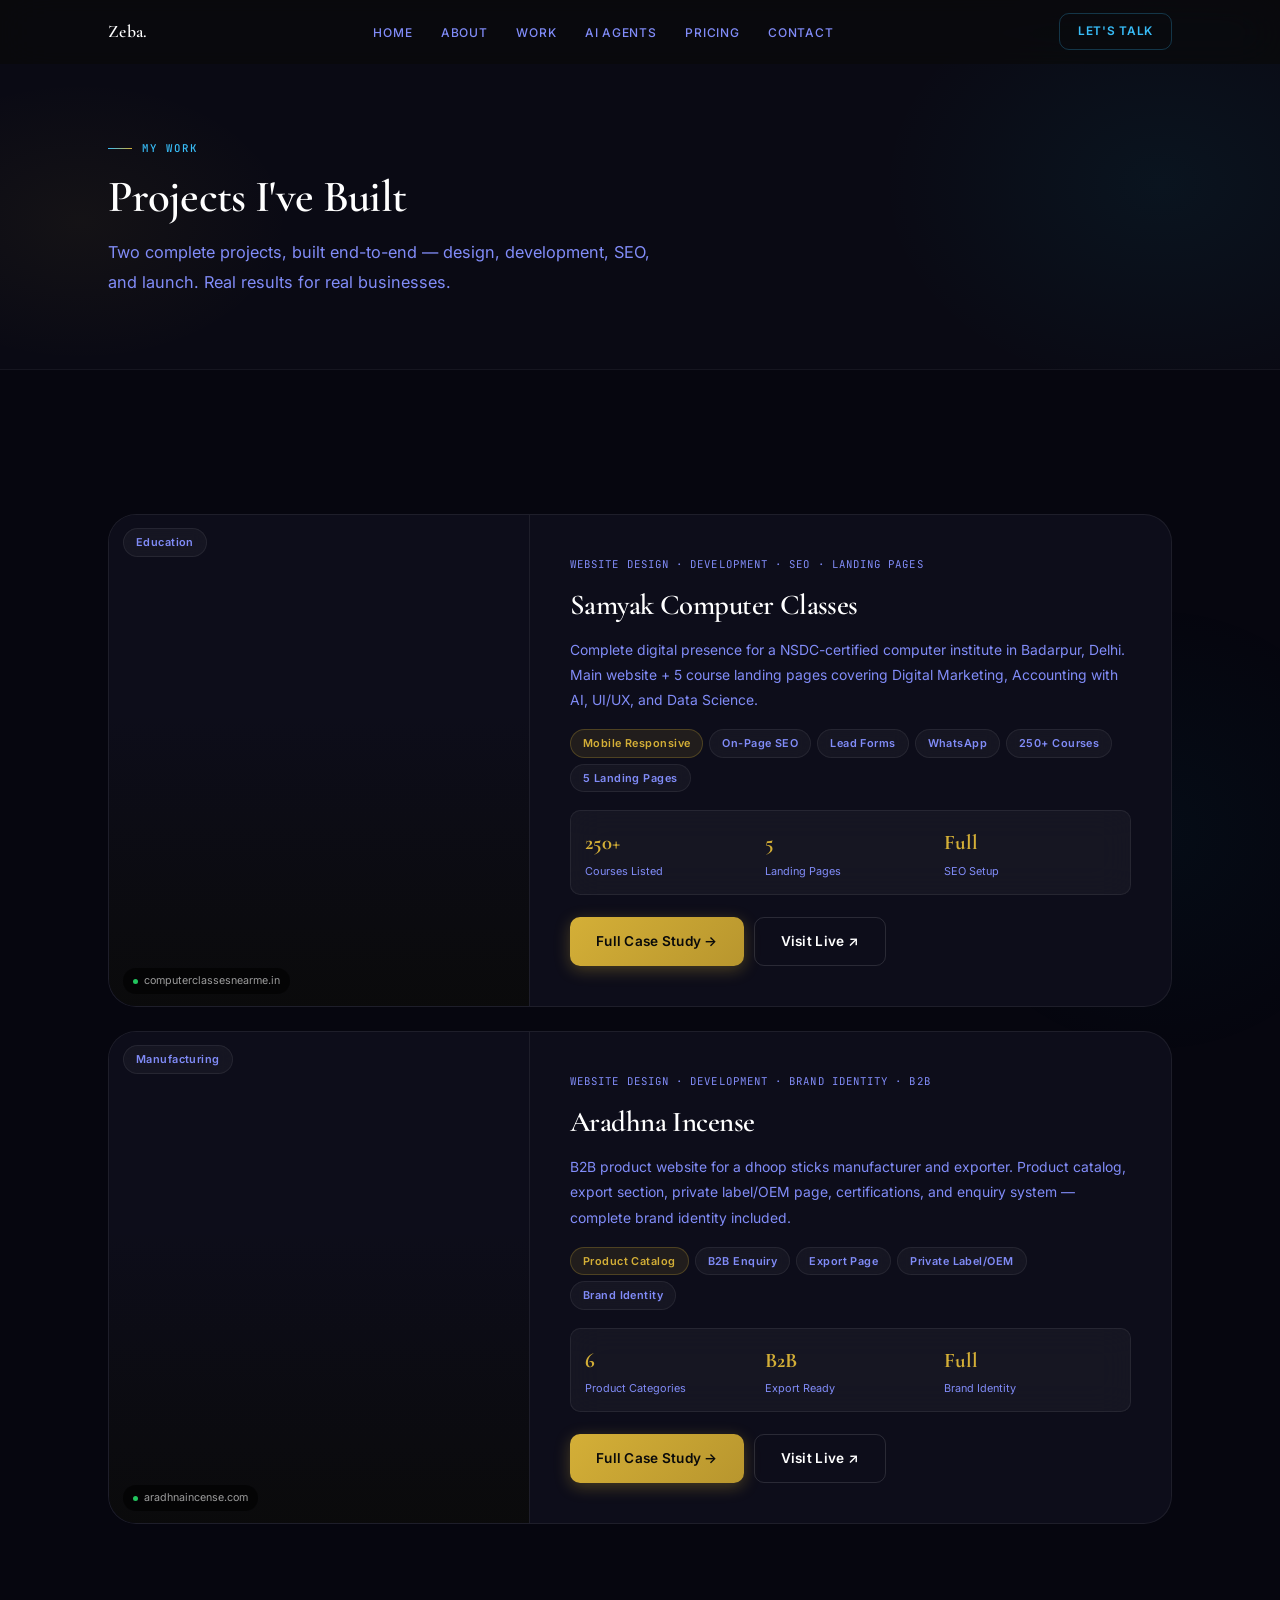
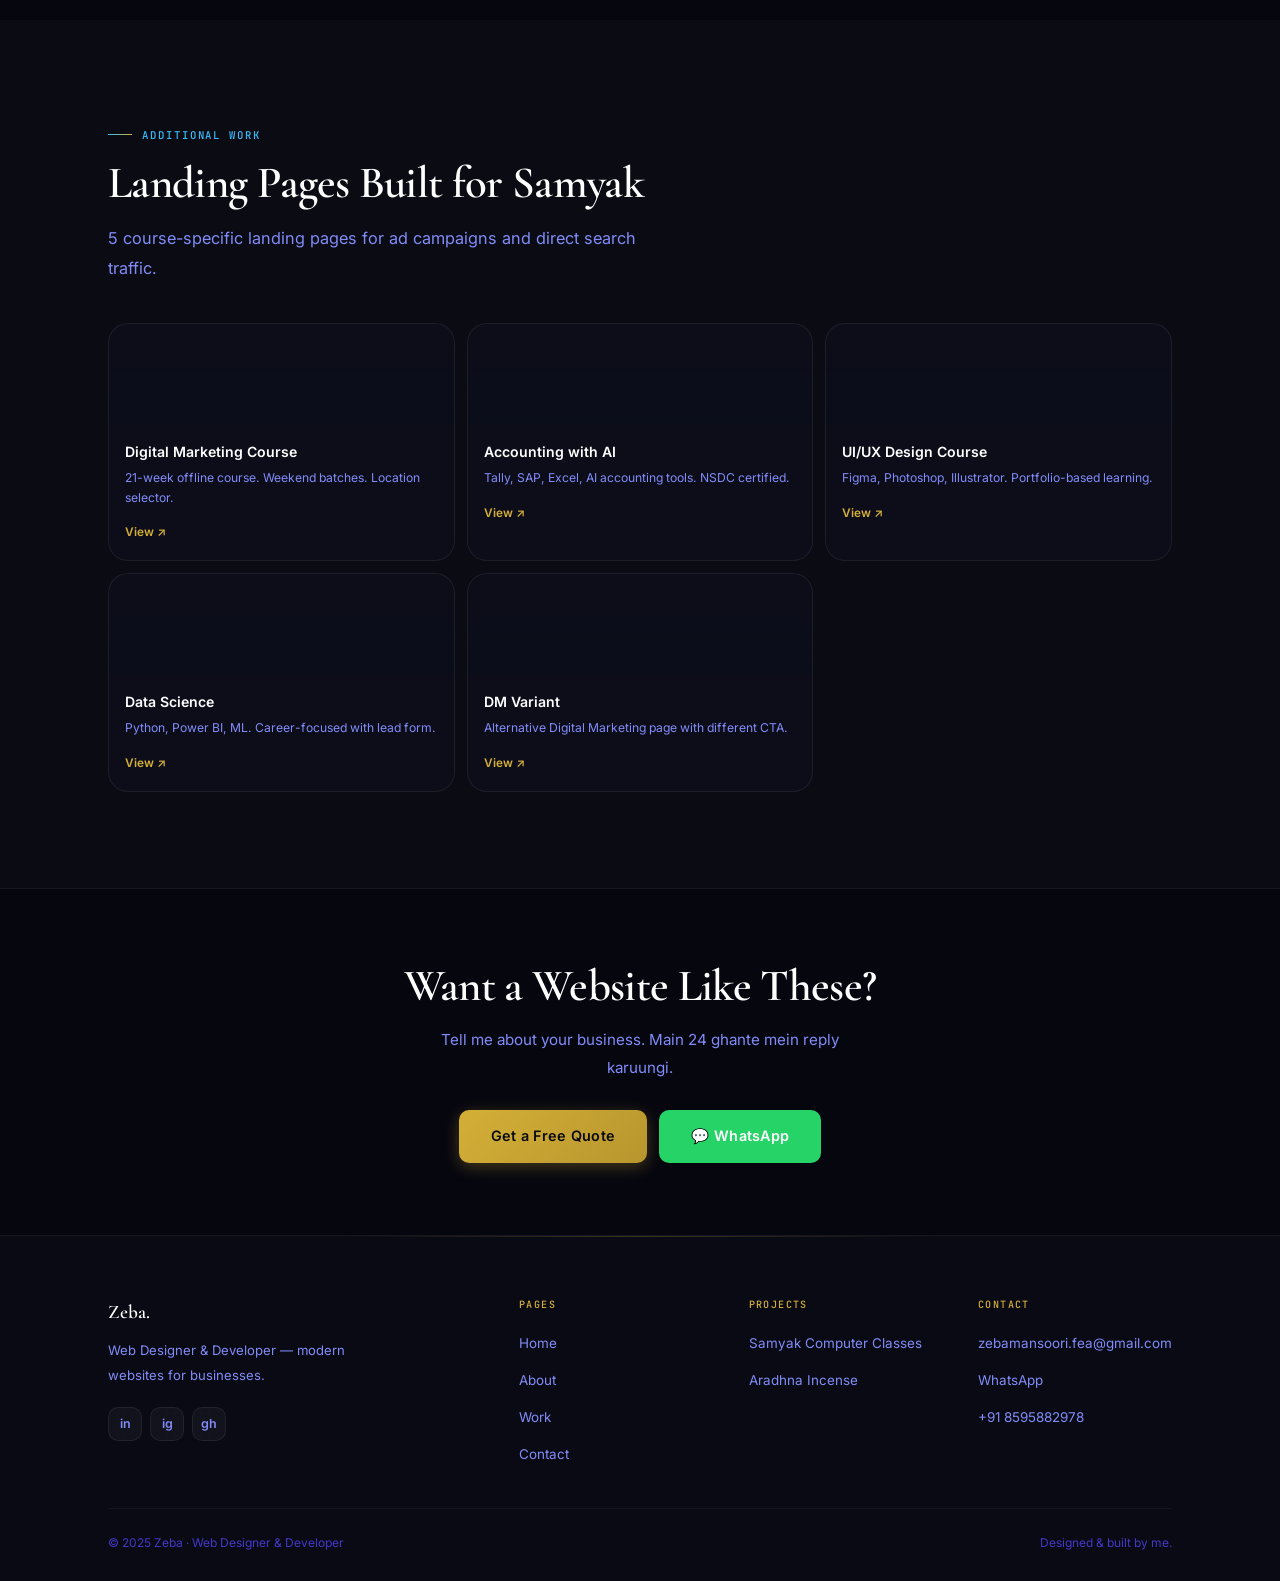
<file: project.html>
<!DOCTYPE html>
<html lang="en">
<head>
<meta charset="UTF-8"><meta name="viewport" content="width=device-width,initial-scale=1.0">
<title>Work — Zeba | Web Design Projects</title>
<meta name="description" content="Web design projects by Zeba — Samyak Computer Classes and Aradhna Incense. Real websites with real results.">
<link rel="canonical" href="https://zebamansoorifea-byte.github.io/portfolio-website/project.html">
<meta property="og:title" content="Work — Zeba"><meta property="og:url" content="https://zebamansoorifea-byte.github.io/portfolio-website/project.html">
<link rel="icon" type="image/svg+xml" href="data:image/svg+xml,<svg xmlns='http://www.w3.org/2000/svg' viewBox='0 0 32 32'><rect width='32' height='32' rx='8' fill='%23090E1A'/><text x='16' y='23' font-family='serif' font-size='18' font-weight='700' fill='%23D4AF37' text-anchor='middle'>Z</text></svg>">
<link rel="preconnect" href="https://fonts.googleapis.com"><link rel="preconnect" href="https://fonts.gstatic.com" crossorigin>
<link href="https://fonts.googleapis.com/css2?family=Cormorant+Garamond:ital,wght@0,400;0,600;0,700;1,400;1,600&family=Inter:wght@300;400;500;600;700&family=JetBrains+Mono:wght@400;500&display=swap" rel="stylesheet">
<link rel="stylesheet" href="style.css">
<style>
.proj-list{display:flex;flex-direction:column;gap:24px;margin-top:48px}
.pcard-full{background:var(--navy3);border:1px solid rgba(255,255,255,0.07);border-radius:var(--r-xl);overflow:hidden;display:grid;grid-template-columns:420px 1fr;transition:all var(--tr)}
.pcard-full:hover{border-color:rgba(6,182,212,0.25);box-shadow:var(--sh-gold)}
.pcard-visual{position:relative;min-height:320px}
.pcard-visual .iframe-wrap{height:100%;border-radius:0}
.pcard-body{padding:40px;border-left:1px solid var(--border)}
.pcard-role{font-family:var(--fm);font-size:.67rem;letter-spacing:.1em;text-transform:uppercase;color:var(--t3);margin-bottom:8px}
.pcard-title{font-family:var(--fh);font-size:1.8rem;font-weight:600;color:var(--white);letter-spacing:-.02em;margin-bottom:8px}
.pcard-desc{font-size:.87rem;color:var(--t3);line-height:1.8;margin-bottom:16px}
.pcard-tags{display:flex;flex-wrap:wrap;gap:6px;margin-bottom:18px}
.pcard-stats{display:grid;grid-template-columns:repeat(3,1fr);gap:8px;margin-bottom:22px;padding:14px;background:rgba(255,255,255,0.04);backdrop-filter:blur(16px);border:1px solid rgba(255,255,255,0.07);border-radius:var(--r-sm)}
.pstat-n{font-family:var(--fh);font-size:1.3rem;font-weight:700;color:var(--gold)}
.pstat-l{font-size:.68rem;color:var(--t3);margin-top:1px}
.pcard-links{display:flex;gap:10px;flex-wrap:wrap}
.land-grid{display:grid;grid-template-columns:repeat(3,1fr);gap:12px;margin-top:40px}
.land-card{background:var(--navy3);border:1px solid rgba(255,255,255,0.07);border-radius:var(--r-lg);overflow:hidden;transition:all var(--tr)}
.land-card:hover{border-color:rgba(6,182,212,0.25);transform:translateY(-2px)}
.land-iframe{height:100px;overflow:hidden;position:relative}
.land-iframe iframe{width:250%;height:250%;transform:scale(.4);transform-origin:top left;border:none;pointer-events:none}
.land-iframe-ov{position:absolute;inset:0;background:linear-gradient(180deg,transparent 30%,rgba(9,14,26,.75) 100%)}
.land-body{padding:16px}
.land-title{font-size:.88rem;font-weight:600;color:var(--white);margin-bottom:4px}
.land-desc{font-size:.76rem;color:var(--t3);line-height:1.6;margin-bottom:10px}
.land-link{font-size:.74rem;font-weight:600;color:var(--gold)}
@media(max-width:900px){.pcard-full{grid-template-columns:1fr}.pcard-visual{min-height:200px}.pcard-body{border-left:none;border-top:1px solid var(--border)}}
@media(max-width:560px){.land-grid{grid-template-columns:1fr 1fr}.pcard-stats{grid-template-columns:1fr 1fr}}
</style>
</head>
<body>
<nav id="nav"><div class="wrap nav-inner">
  <a href="index.html" class="nav-logo">Zeba.</a>
  <ul class="nav-links">
    <li><a href="index.html">Home</a></li><li><a href="about.html">About</a></li>
    <li><a href="project.html">Work</a></li><li><a href="index.html#agents">AI Agents</a></li>
    <li><a href="index.html#pricing">Pricing</a></li><li><a href="contact.html">Contact</a></li>
  </ul>
  <div class="nav-right"><a href="contact.html" class="nav-cta">Let's Talk</a><div class="ham" id="ham"><span></span><span></span><span></span></div></div>
</div></nav>
<div class="mob-nav" id="mob"><button class="mob-close" id="mclose">✕</button>
  <a href="index.html">Home</a><a href="about.html">About</a><a href="project.html">Work</a><a href="index.html#agents">AI Agents</a><a href="index.html#pricing">Pricing</a><a href="contact.html">Contact</a>
</div>

<div class="page-top"><div class="wrap">
  <div class="eyebrow rev">My Work</div>
  <h1 class="h2 rev" style="font-size:clamp(1.8rem,3.5vw,2.8rem)">Projects I've Built</h1>
  <p class="lead rev">Two complete projects, built end-to-end — design, development, SEO, and launch. Real results for real businesses.</p>
</div></div>

<section class="section"><div class="wrap">
  <div class="proj-list">
    <div class="pcard-full rev">
      <div class="pcard-visual">
        <div class="iframe-wrap" style="height:100%">
          <div class="iframe-tag"><span class="tag tag-glass">Education</span></div>
          <iframe src="https://computerclassesnearme.in/" loading="lazy" scrolling="no" title="Samyak Computer Classes"></iframe>
          <div class="iframe-ov"></div>
          <div class="iframe-badge"><span class="iframe-dot"></span>computerclassesnearme.in</div>
        </div>
      </div>
      <div class="pcard-body">
        <div class="pcard-role">Website Design · Development · SEO · Landing Pages</div>
        <h2 class="pcard-title">Samyak Computer Classes</h2>
        <p class="pcard-desc">Complete digital presence for a NSDC-certified computer institute in Badarpur, Delhi. Main website + 5 course landing pages covering Digital Marketing, Accounting with AI, UI/UX, and Data Science.</p>
        <div class="pcard-tags"><span class="tag tag-gold">Mobile Responsive</span><span class="tag tag-glass">On-Page SEO</span><span class="tag tag-glass">Lead Forms</span><span class="tag tag-glass">WhatsApp</span><span class="tag tag-glass">250+ Courses</span><span class="tag tag-glass">5 Landing Pages</span></div>
        <div class="pcard-stats">
          <div><div class="pstat-n">250+</div><div class="pstat-l">Courses Listed</div></div>
          <div><div class="pstat-n">5</div><div class="pstat-l">Landing Pages</div></div>
          <div><div class="pstat-n">Full</div><div class="pstat-l">SEO Setup</div></div>
        </div>
        <div class="pcard-links">
          <a href="samyak.html" class="btn btn-gold">Full Case Study →</a>
          <a href="https://computerclassesnearme.in/" target="_blank" rel="noopener noreferrer" class="btn btn-out">Visit Live ↗</a>
        </div>
      </div>
    </div>

    <div class="pcard-full rev d2">
      <div class="pcard-visual">
        <div class="iframe-wrap" style="height:100%">
          <div class="iframe-tag"><span class="tag tag-glass">Manufacturing</span></div>
          <iframe src="https://aradhnaincense.com/" loading="lazy" scrolling="no" title="Aradhna Incense"></iframe>
          <div class="iframe-ov"></div>
          <div class="iframe-badge"><span class="iframe-dot"></span>aradhnaincense.com</div>
        </div>
      </div>
      <div class="pcard-body">
        <div class="pcard-role">Website Design · Development · Brand Identity · B2B</div>
        <h2 class="pcard-title">Aradhna Incense</h2>
        <p class="pcard-desc">B2B product website for a dhoop sticks manufacturer and exporter. Product catalog, export section, private label/OEM page, certifications, and enquiry system — complete brand identity included.</p>
        <div class="pcard-tags"><span class="tag tag-gold">Product Catalog</span><span class="tag tag-glass">B2B Enquiry</span><span class="tag tag-glass">Export Page</span><span class="tag tag-glass">Private Label/OEM</span><span class="tag tag-glass">Brand Identity</span></div>
        <div class="pcard-stats">
          <div><div class="pstat-n">6</div><div class="pstat-l">Product Categories</div></div>
          <div><div class="pstat-n">B2B</div><div class="pstat-l">Export Ready</div></div>
          <div><div class="pstat-n">Full</div><div class="pstat-l">Brand Identity</div></div>
        </div>
        <div class="pcard-links">
          <a href="aradhna.html" class="btn btn-gold">Full Case Study →</a>
          <a href="https://aradhnaincense.com/" target="_blank" rel="noopener noreferrer" class="btn btn-out">Visit Live ↗</a>
        </div>
      </div>
    </div>
  </div>
</div></section>

<section class="section" style="background:rgba(255,255,255,0.02)"><div class="wrap">
  <div class="eyebrow rev">Additional Work</div>
  <h2 class="h2 rev">Landing Pages Built for Samyak</h2>
  <p class="lead rev">5 course-specific landing pages for ad campaigns and direct search traffic.</p>
  <div class="land-grid">
    <div class="land-card rev"><div class="land-iframe"><iframe src="https://computerclassesnearme.in/oldwebsite/ab/landing/index.html" loading="lazy" scrolling="no"></iframe><div class="land-iframe-ov"></div></div><div class="land-body"><div class="land-title">Digital Marketing Course</div><div class="land-desc">21-week offline course. Weekend batches. Location selector.</div><a href="https://computerclassesnearme.in/oldwebsite/ab/landing/index.html" target="_blank" rel="noopener noreferrer" class="land-link">View ↗</a></div></div>
    <div class="land-card rev d1"><div class="land-iframe"><iframe src="https://computerclassesnearme.in/oldwebsite/ac/index.html" loading="lazy" scrolling="no"></iframe><div class="land-iframe-ov"></div></div><div class="land-body"><div class="land-title">Accounting with AI</div><div class="land-desc">Tally, SAP, Excel, AI accounting tools. NSDC certified.</div><a href="https://computerclassesnearme.in/oldwebsite/ac/index.html" target="_blank" rel="noopener noreferrer" class="land-link">View ↗</a></div></div>
    <div class="land-card rev d2"><div class="land-iframe"><iframe src="https://computerclassesnearme.in/oldwebsite/ui%20ux/index.html" loading="lazy" scrolling="no"></iframe><div class="land-iframe-ov"></div></div><div class="land-body"><div class="land-title">UI/UX Design Course</div><div class="land-desc">Figma, Photoshop, Illustrator. Portfolio-based learning.</div><a href="https://computerclassesnearme.in/oldwebsite/ui%20ux/index.html" target="_blank" rel="noopener noreferrer" class="land-link">View ↗</a></div></div>
    <div class="land-card rev"><div class="land-iframe"><iframe src="https://computerclassesnearme.in/oldwebsite/land/ds%20landing/index.html" loading="lazy" scrolling="no"></iframe><div class="land-iframe-ov"></div></div><div class="land-body"><div class="land-title">Data Science</div><div class="land-desc">Python, Power BI, ML. Career-focused with lead form.</div><a href="https://computerclassesnearme.in/oldwebsite/land/ds%20landing/index.html" target="_blank" rel="noopener noreferrer" class="land-link">View ↗</a></div></div>
    <div class="land-card rev d1"><div class="land-iframe"><iframe src="https://computerclassesnearme.in/oldwebsite/DM/index.html" loading="lazy" scrolling="no"></iframe><div class="land-iframe-ov"></div></div><div class="land-body"><div class="land-title">DM Variant</div><div class="land-desc">Alternative Digital Marketing page with different CTA.</div><a href="https://computerclassesnearme.in/oldwebsite/DM/index.html" target="_blank" rel="noopener noreferrer" class="land-link">View ↗</a></div></div>
  </div>
</div></section>

<div style="background:var(--navy);padding:72px 0;text-align:center;border-top:1px solid var(--border)"><div class="wrap">
  <h2 class="h2 rev">Want a Website Like These?</h2>
  <p style="color:var(--t3);max-width:460px;margin:0 auto 28px;font-size:.95rem;line-height:1.85" class="rev">Tell me about your business. Main 24 ghante mein reply karuungi.</p>
  <div class="rev" style="display:flex;justify-content:center;gap:12px;flex-wrap:wrap">
    <a href="contact.html" class="btn btn-gold btn-lg">Get a Free Quote</a>
    <a href="https://wa.me/918595882978" target="_blank" rel="noopener noreferrer" class="btn btn-wa btn-lg">💬 WhatsApp</a>
  </div>
</div></div>

<footer><div class="wrap">
  <div class="ft-top">
    <div><div class="ft-logo">Zeba.</div><div class="ft-desc">Web Designer &amp; Developer — modern websites for businesses.</div>
      <div class="ft-social"><a href="https://linkedin.com/in/zebamansoori" target="_blank" rel="noopener noreferrer" class="ft-s-btn">in</a><a href="https://instagram.com/zebamansoori" target="_blank" rel="noopener noreferrer" class="ft-s-btn">ig</a><a href="https://github.com/zebamansoori" target="_blank" rel="noopener noreferrer" class="ft-s-btn">gh</a></div>
    </div>
    <div class="ft-col"><div class="ft-col-title">Pages</div><ul><li><a href="index.html">Home</a></li><li><a href="about.html">About</a></li><li><a href="project.html">Work</a></li><li><a href="contact.html">Contact</a></li></ul></div>
    <div class="ft-col"><div class="ft-col-title">Projects</div><ul><li><a href="samyak.html">Samyak Computer Classes</a></li><li><a href="aradhna.html">Aradhna Incense</a></li></ul></div>
    <div class="ft-col"><div class="ft-col-title">Contact</div><ul><li><a href="mailto:zebamansoori.fea@gmail.com">zebamansoori.fea@gmail.com</a></li><li><a href="https://wa.me/918595882978">WhatsApp</a></li><li><a href="tel:+918595882978">+91 8595882978</a></li></ul></div>
  </div>
  <div class="ft-bottom"><span>© 2025 Zeba · Web Designer &amp; Developer</span><span>Designed &amp; built by me.</span></div>
</div></footer>
<button id="bt" aria-label="Back to top">↑</button>
<script src="main.js"></script>
</body></html>
</file>
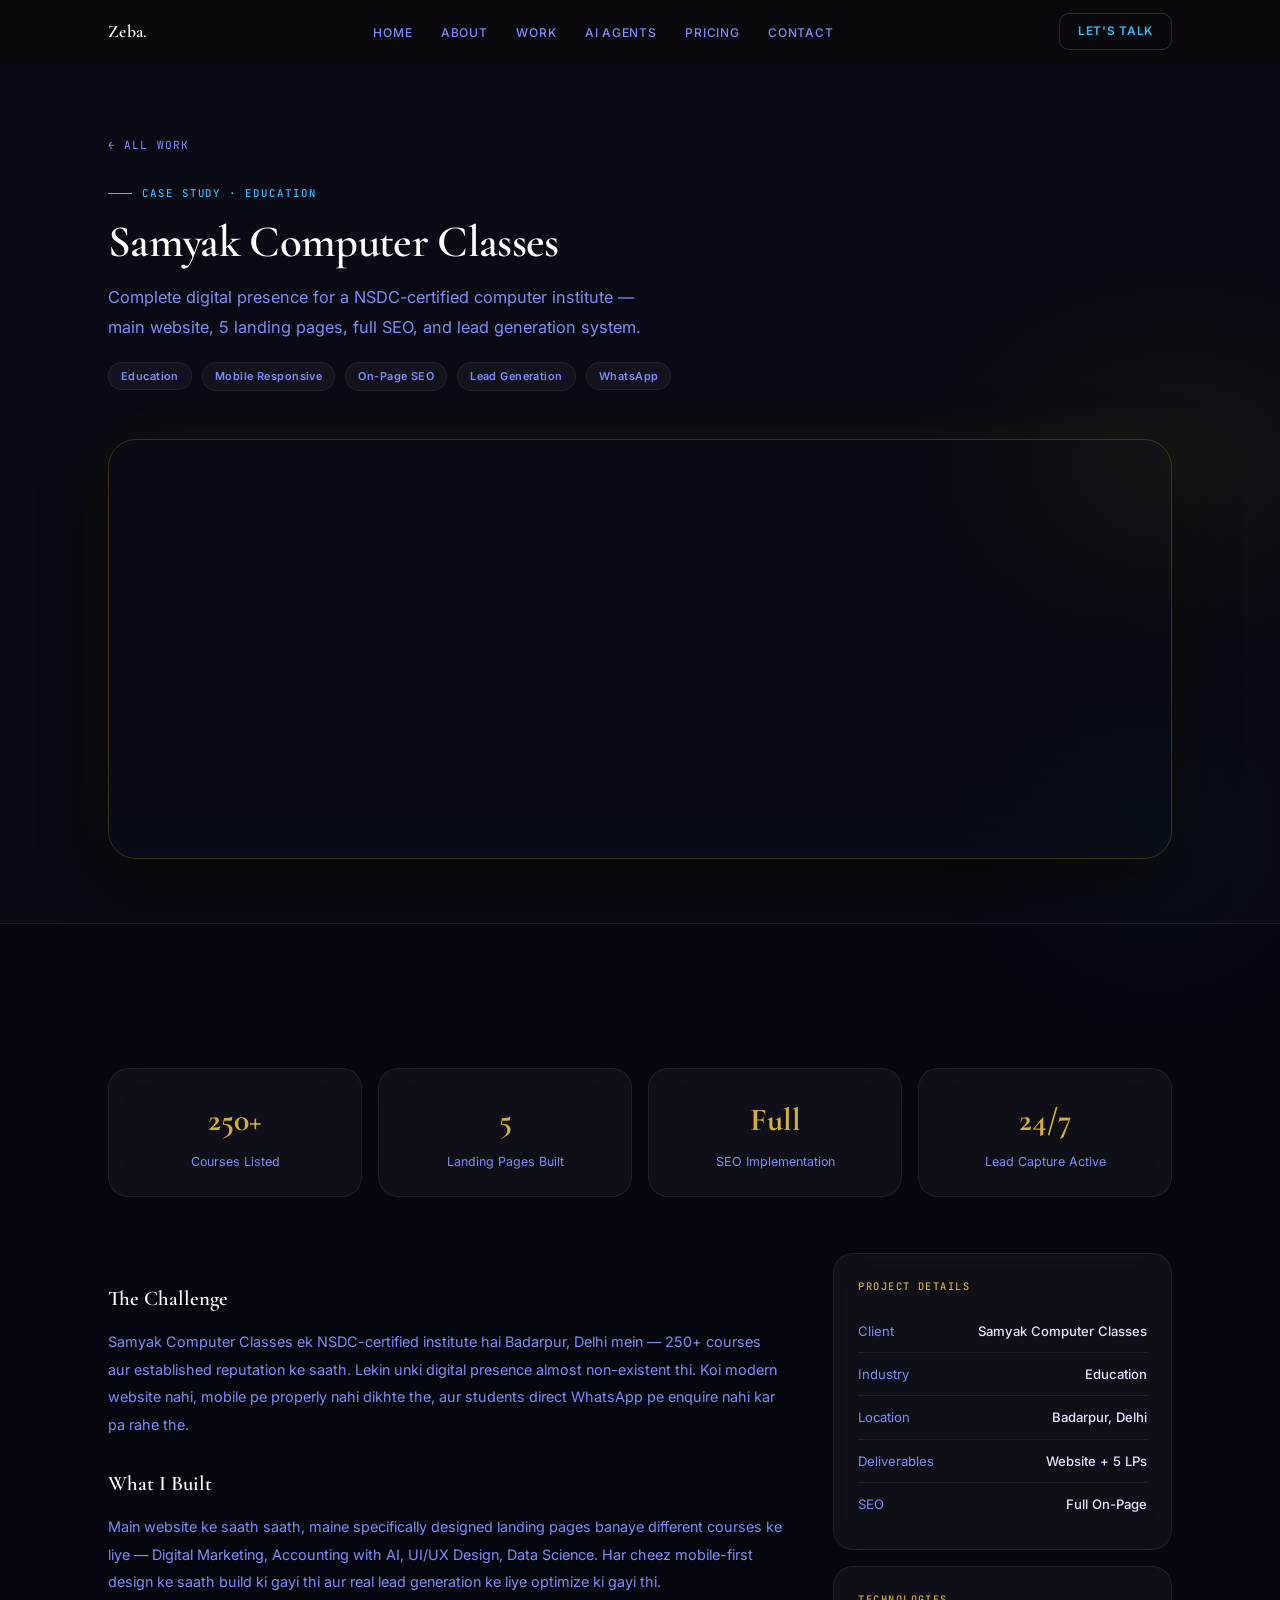
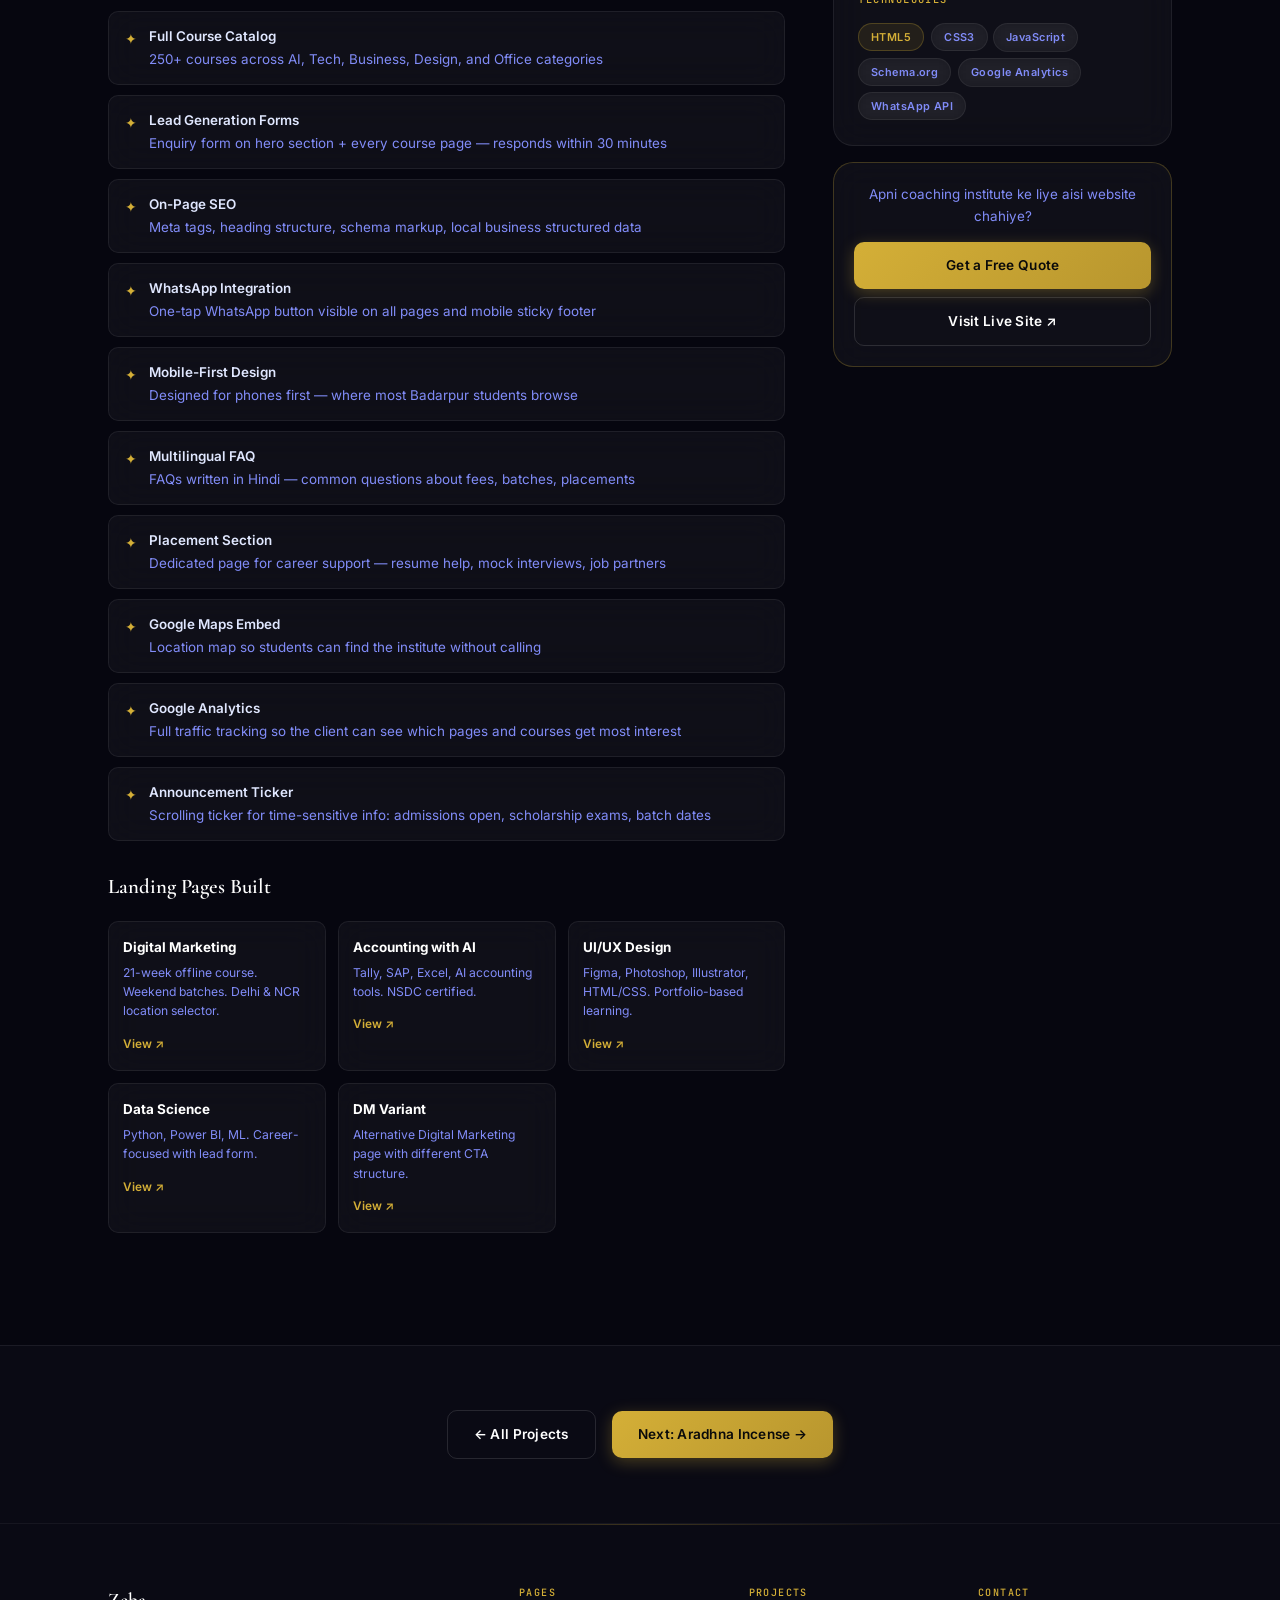
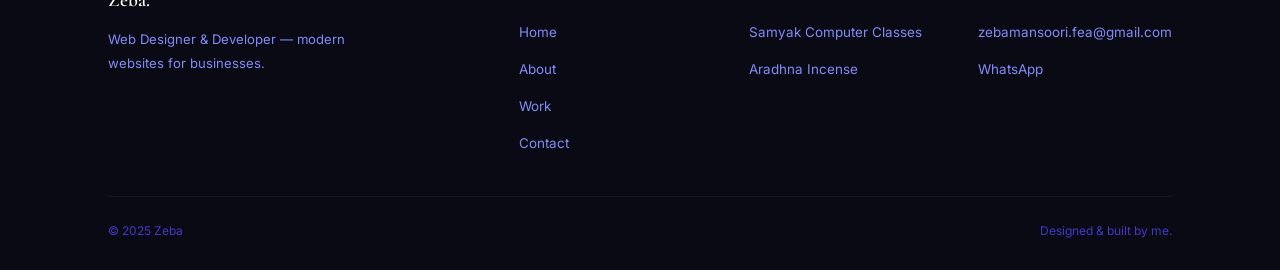
<file: samyak.html>
<!DOCTYPE html>
<html lang="en">
<head>
<meta charset="UTF-8"><meta name="viewport" content="width=device-width,initial-scale=1.0">
<title>Samyak Computer Classes — Case Study | Zeba</title>
<meta name="description" content="Case study: How Zeba built the complete digital presence for Samyak Computer Classes — website, SEO, and 5 landing pages.">
<link rel="canonical" href="https://zebamansoori.com/samyak.html">
<link rel="icon" type="image/svg+xml" href="data:image/svg+xml,<svg xmlns='http://www.w3.org/2000/svg' viewBox='0 0 32 32'><rect width='32' height='32' rx='8' fill='%23090E1A'/><text x='16' y='23' font-family='serif' font-size='18' font-weight='700' fill='%23D4AF37' text-anchor='middle'>Z</text></svg>">
<link rel="preconnect" href="https://fonts.googleapis.com"><link rel="preconnect" href="https://fonts.gstatic.com" crossorigin>
<link href="https://fonts.googleapis.com/css2?family=Cormorant+Garamond:ital,wght@0,400;0,600;0,700;1,400;1,600&family=Inter:wght@300;400;500;600;700&family=JetBrains+Mono:wght@400;500&display=swap" rel="stylesheet">
<link rel="stylesheet" href="style.css">
<style>
.cs-hero{padding:130px 0 64px;background:var(--navy2);border-bottom:1px solid var(--border);position:relative;overflow:hidden}
.cs-hero::before{content:'';position:absolute;top:0;right:0;width:500px;height:100%;background:radial-gradient(ellipse 400px 300px at 80% 50%,rgba(212,175,55,.05) 0%,transparent 70%);pointer-events:none}
.cs-preview{border-radius:var(--r-xl);overflow:hidden;border:1px solid var(--gold-border);box-shadow:var(--sh-lg),0 0 60px rgba(212,175,55,.08);margin-top:48px;position:relative;height:420px}
.cs-preview iframe{width:200%;height:200%;transform:scale(.5);transform-origin:top left;border:none}
.cs-preview-ov{position:absolute;inset:0;background:linear-gradient(180deg,transparent 60%,rgba(9,14,26,.8) 100%)}
.cs-stats{display:grid;grid-template-columns:repeat(4,1fr);gap:16px;margin-top:48px}
.cs-stat{padding:24px;background:rgba(255,255,255,0.04);backdrop-filter:blur(16px);border:1px solid rgba(255,255,255,0.07);border-radius:var(--r-lg);text-align:center;transition:all var(--tr)}
.cs-stat:hover{border-color:rgba(6,182,212,0.25)}
.cs-stat-n{font-family:var(--fh);font-size:2rem;font-weight:700;color:var(--gold);margin-bottom:4px}
.cs-stat-l{font-size:.78rem;color:var(--t3)}
.cs-grid{display:grid;grid-template-columns:2fr 1fr;gap:48px;align-items:start}
.cs-content h3{font-family:var(--fh);font-size:1.3rem;font-weight:600;color:var(--white);margin:28px 0 12px}
.cs-content p{font-size:.9rem;color:var(--t3);line-height:1.9;margin-bottom:14px}
.feat-list{display:flex;flex-direction:column;gap:10px;margin:16px 0}
.feat-item{display:flex;align-items:flex-start;gap:12px;padding:14px 16px;background:rgba(255,255,255,0.04);backdrop-filter:blur(16px);border:1px solid rgba(255,255,255,0.07);border-radius:var(--r-sm)}
.feat-check{color:var(--gold);flex-shrink:0;font-size:.9rem;margin-top:1px}
.feat-text{font-size:.84rem;color:var(--t3);line-height:1.6}
.feat-text strong{color:var(--t2);display:block;font-weight:600;margin-bottom:1px}
.cs-sidebar{position:sticky;top:80px}
.cs-info-card{background:rgba(255,255,255,0.04);backdrop-filter:blur(16px);border:1px solid rgba(255,255,255,0.07);border-radius:var(--r-lg);padding:24px;margin-bottom:16px}
.cs-info-title{font-family:var(--fm);font-size:.65rem;font-weight:500;letter-spacing:.14em;text-transform:uppercase;color:var(--gold);margin-bottom:14px}
.cs-info-row{display:flex;justify-content:space-between;padding:10px 0;border-bottom:1px solid var(--border);font-size:.82rem}
.cs-info-row:last-child{border-bottom:none}
.cs-info-label{color:var(--t3)}
.cs-info-val{color:var(--t2);font-weight:500;text-align:right}
.lp-grid{display:grid;grid-template-columns:repeat(3,1fr);gap:12px;margin:16px 0}
.lp-item{padding:14px;background:rgba(255,255,255,0.04);backdrop-filter:blur(16px);border:1px solid rgba(255,255,255,0.07);border-radius:var(--r-sm)}
.lp-name{font-size:.84rem;font-weight:700;color:var(--white);margin-bottom:4px}
.lp-desc{font-size:.76rem;color:var(--t3);line-height:1.6;margin-bottom:8px}
.lp-link{font-size:.74rem;font-weight:600;color:var(--gold)}
@media(max-width:900px){.cs-grid{grid-template-columns:1fr}.cs-sidebar{position:static}.cs-stats{grid-template-columns:repeat(2,1fr)}}
@media(max-width:560px){.cs-stats{grid-template-columns:1fr 1fr}.lp-grid{grid-template-columns:1fr}}
</style>
</head>
<body>
<nav id="nav"><div class="wrap nav-inner">
  <a href="index.html" class="nav-logo">Zeba.</a>
  <ul class="nav-links">
    <li><a href="index.html">Home</a></li><li><a href="about.html">About</a></li>
    <li><a href="project.html">Work</a></li><li><a href="index.html#agents">AI Agents</a></li>
    <li><a href="index.html#pricing">Pricing</a></li><li><a href="contact.html">Contact</a></li>
  </ul>
  <div class="nav-right"><a href="contact.html" class="nav-cta">Let's Talk</a><div class="ham" id="ham"><span></span><span></span><span></span></div></div>
</div></nav>
<div class="mob-nav" id="mob"><button class="mob-close" id="mclose">✕</button>
  <a href="index.html">Home</a><a href="about.html">About</a><a href="project.html">Work</a><a href="index.html#agents">AI Agents</a><a href="index.html#pricing">Pricing</a><a href="contact.html">Contact</a>
</div>

<div class="cs-hero"><div class="wrap">
  <div class="rev"><a href="project.html" style="font-family:var(--fm);font-size:.7rem;letter-spacing:.1em;text-transform:uppercase;color:var(--t3);display:inline-flex;align-items:center;gap:6px;margin-bottom:20px">← All Work</a></div>
  <div class="eyebrow rev">Case Study · Education</div>
  <h1 class="h2 rev" style="font-size:clamp(1.8rem,3.5vw,2.8rem)">Samyak Computer Classes</h1>
  <p class="lead rev">Complete digital presence for a NSDC-certified computer institute — main website, 5 landing pages, full SEO, and lead generation system.</p>
  <div class="rev" style="display:flex;gap:10px;flex-wrap:wrap;margin-top:20px">
    <span class="tag tag-glass">Education</span><span class="tag tag-glass">Mobile Responsive</span><span class="tag tag-glass">On-Page SEO</span><span class="tag tag-glass">Lead Generation</span><span class="tag tag-glass">WhatsApp</span>
  </div>
  <div class="cs-preview rev d2"><iframe src="https://computerclassesnearme.in/" loading="lazy" scrolling="no" title="Samyak Computer Classes website"></iframe><div class="cs-preview-ov"></div></div>
</div></div>

<section class="section"><div class="wrap">
  <div class="cs-stats">
    <div class="cs-stat rev"><div class="cs-stat-n">250+</div><div class="cs-stat-l">Courses Listed</div></div>
    <div class="cs-stat rev d1"><div class="cs-stat-n">5</div><div class="cs-stat-l">Landing Pages Built</div></div>
    <div class="cs-stat rev d2"><div class="cs-stat-n">Full</div><div class="cs-stat-l">SEO Implementation</div></div>
    <div class="cs-stat rev d3"><div class="cs-stat-n">24/7</div><div class="cs-stat-l">Lead Capture Active</div></div>
  </div>

  <div class="cs-grid" style="margin-top:56px">
    <div class="cs-content">
      <h3 class="rev">The Challenge</h3>
      <p class="rev">Samyak Computer Classes ek NSDC-certified institute hai Badarpur, Delhi mein — 250+ courses aur established reputation ke saath. Lekin unki digital presence almost non-existent thi. Koi modern website nahi, mobile pe properly nahi dikhte the, aur students direct WhatsApp pe enquire nahi kar pa rahe the.</p>

      <h3 class="rev">What I Built</h3>
      <p class="rev">Main website ke saath saath, maine specifically designed landing pages banaye different courses ke liye — Digital Marketing, Accounting with AI, UI/UX Design, Data Science. Har cheez mobile-first design ke saath build ki gayi thi aur real lead generation ke liye optimize ki gayi thi.</p>

      <div class="feat-list">
        <div class="feat-item rev"><span class="feat-check">✦</span><div class="feat-text"><strong>Full Course Catalog</strong>250+ courses across AI, Tech, Business, Design, and Office categories</div></div>
        <div class="feat-item rev"><span class="feat-check">✦</span><div class="feat-text"><strong>Lead Generation Forms</strong>Enquiry form on hero section + every course page — responds within 30 minutes</div></div>
        <div class="feat-item rev"><span class="feat-check">✦</span><div class="feat-text"><strong>On-Page SEO</strong>Meta tags, heading structure, schema markup, local business structured data</div></div>
        <div class="feat-item rev"><span class="feat-check">✦</span><div class="feat-text"><strong>WhatsApp Integration</strong>One-tap WhatsApp button visible on all pages and mobile sticky footer</div></div>
        <div class="feat-item rev"><span class="feat-check">✦</span><div class="feat-text"><strong>Mobile-First Design</strong>Designed for phones first — where most Badarpur students browse</div></div>
        <div class="feat-item rev"><span class="feat-check">✦</span><div class="feat-text"><strong>Multilingual FAQ</strong>FAQs written in Hindi — common questions about fees, batches, placements</div></div>
        <div class="feat-item rev"><span class="feat-check">✦</span><div class="feat-text"><strong>Placement Section</strong>Dedicated page for career support — resume help, mock interviews, job partners</div></div>
        <div class="feat-item rev"><span class="feat-check">✦</span><div class="feat-text"><strong>Google Maps Embed</strong>Location map so students can find the institute without calling</div></div>
        <div class="feat-item rev"><span class="feat-check">✦</span><div class="feat-text"><strong>Google Analytics</strong>Full traffic tracking so the client can see which pages and courses get most interest</div></div>
        <div class="feat-item rev"><span class="feat-check">✦</span><div class="feat-text"><strong>Announcement Ticker</strong>Scrolling ticker for time-sensitive info: admissions open, scholarship exams, batch dates</div></div>
      </div>

      <h3 class="rev">Landing Pages Built</h3>
      <div class="lp-grid">
        <div class="lp-item rev"><div class="lp-name">Digital Marketing</div><div class="lp-desc">21-week offline course. Weekend batches. Delhi &amp; NCR location selector.</div><a href="https://computerclassesnearme.in/oldwebsite/ab/landing/index.html" target="_blank" rel="noopener noreferrer" class="lp-link">View ↗</a></div>
        <div class="lp-item rev d1"><div class="lp-name">Accounting with AI</div><div class="lp-desc">Tally, SAP, Excel, AI accounting tools. NSDC certified.</div><a href="https://computerclassesnearme.in/oldwebsite/ac/index.html" target="_blank" rel="noopener noreferrer" class="lp-link">View ↗</a></div>
        <div class="lp-item rev d2"><div class="lp-name">UI/UX Design</div><div class="lp-desc">Figma, Photoshop, Illustrator, HTML/CSS. Portfolio-based learning.</div><a href="https://computerclassesnearme.in/oldwebsite/ui%20ux/index.html" target="_blank" rel="noopener noreferrer" class="lp-link">View ↗</a></div>
        <div class="lp-item rev"><div class="lp-name">Data Science</div><div class="lp-desc">Python, Power BI, ML. Career-focused with lead form.</div><a href="https://computerclassesnearme.in/oldwebsite/land/ds%20landing/index.html" target="_blank" rel="noopener noreferrer" class="lp-link">View ↗</a></div>
        <div class="lp-item rev d1"><div class="lp-name">DM Variant</div><div class="lp-desc">Alternative Digital Marketing page with different CTA structure.</div><a href="https://computerclassesnearme.in/oldwebsite/DM/index.html" target="_blank" rel="noopener noreferrer" class="lp-link">View ↗</a></div>
      </div>
    </div>

    <div class="cs-sidebar">
      <div class="cs-info-card rev">
        <div class="cs-info-title">Project Details</div>
        <div class="cs-info-row"><span class="cs-info-label">Client</span><span class="cs-info-val">Samyak Computer Classes</span></div>
        <div class="cs-info-row"><span class="cs-info-label">Industry</span><span class="cs-info-val">Education</span></div>
        <div class="cs-info-row"><span class="cs-info-label">Location</span><span class="cs-info-val">Badarpur, Delhi</span></div>
        <div class="cs-info-row"><span class="cs-info-label">Deliverables</span><span class="cs-info-val">Website + 5 LPs</span></div>
        <div class="cs-info-row"><span class="cs-info-label">SEO</span><span class="cs-info-val">Full On-Page</span></div>
      </div>
      <div class="cs-info-card rev d1">
        <div class="cs-info-title">Technologies</div>
        <div style="display:flex;flex-wrap:wrap;gap:6px">
          <span class="tag tag-gold">HTML5</span><span class="tag tag-glass">CSS3</span><span class="tag tag-glass">JavaScript</span>
          <span class="tag tag-glass">Schema.org</span><span class="tag tag-glass">Google Analytics</span><span class="tag tag-glass">WhatsApp API</span>
        </div>
      </div>
      <div style="padding:20px;background:rgba(255,255,255,0.04);backdrop-filter:blur(16px);border:1px solid var(--gold-border);border-radius:var(--r-lg);text-align:center" class="rev d2">
        <p style="font-size:.84rem;color:var(--t3);margin-bottom:14px">Apni coaching institute ke liye aisi website chahiye?</p>
        <a href="contact.html" class="btn btn-gold" style="width:100%;justify-content:center">Get a Free Quote</a>
        <a href="https://computerclassesnearme.in/" target="_blank" rel="noopener noreferrer" class="btn btn-out" style="width:100%;justify-content:center;margin-top:8px">Visit Live Site ↗</a>
      </div>
    </div>
  </div>
</div></section>

<div style="background:var(--navy2);padding:64px 0;text-align:center;border-top:1px solid var(--border)"><div class="wrap">
  <a href="project.html" class="btn btn-out" style="margin-right:12px">← All Projects</a>
  <a href="aradhna.html" class="btn btn-gold">Next: Aradhna Incense →</a>
</div></div>

<footer><div class="wrap">
  <div class="ft-top">
    <div><div class="ft-logo">Zeba.</div><div class="ft-desc">Web Designer &amp; Developer — modern websites for businesses.</div></div>
    <div class="ft-col"><div class="ft-col-title">Pages</div><ul><li><a href="index.html">Home</a></li><li><a href="about.html">About</a></li><li><a href="project.html">Work</a></li><li><a href="contact.html">Contact</a></li></ul></div>
    <div class="ft-col"><div class="ft-col-title">Projects</div><ul><li><a href="samyak.html">Samyak Computer Classes</a></li><li><a href="aradhna.html">Aradhna Incense</a></li></ul></div>
    <div class="ft-col"><div class="ft-col-title">Contact</div><ul><li><a href="mailto:zebamansoori.fea@gmail.com">zebamansoori.fea@gmail.com</a></li><li><a href="https://wa.me/918595882978">WhatsApp</a></li></ul></div>
  </div>
  <div class="ft-bottom"><span>© 2025 Zeba</span><span>Designed &amp; built by me.</span></div>
</div></footer>
<button id="bt" aria-label="Back to top">↑</button>
<script src="main.js"></script>
</body></html>
</file>
<file: style.css>
/* ═══════════════════════════════════════════
   ZEBA MANSOORI — PORTFOLIO v4
   Dark + Glow + Motion
   ═══════════════════════════════════════════ */

/* ── TOKENS ───────────────────────────────── */
:root {
  /* Pure black base */
  --navy:   #06060f;
  --navy2:  #0a0a14;
  --navy3:  #0d0d1a;
  --navy4:  #10101f;
  --navy5:  #1a1a1a;

  /* Gold */
  --gold:        #D4AF37;
  --gold2:       #E8CC6A;
  --gold-dim:    rgba(212,175,55,0.10);
  --gold-glow:   rgba(212,175,55,0.30);
  --gold-border: rgba(212,175,55,0.25);

  /* Cyan neon */
  --cyan:        #38bdf8;
  --cyan-dim:    rgba(56,189,248,0.08);
  --cyan-glow:   rgba(56,189,248,0.30);
  --cyan-border: rgba(56,189,248,0.25);

  /* Text */
  --white: #FFFFFF;
  --t1:    #F1F5F9;
  --t2:    #e0e7ff;
  --t3:    #818cf8;
  --t4:    #4338ca;

  /* Functional */
  --green: #22c55e;
  --blue:  #4F8EF7;

  /* Glassmorphism */
  --glass:    rgba(255,255,255,0.04);
  --glass2:   rgba(255,255,255,0.07);
  --glass3:   rgba(255,255,255,0.10);
  --border:   rgba(255,255,255,0.07);
  --border2:  rgba(212,175,55,0.22);
  --border3:  rgba(255,255,255,0.12);
  --bordercyan: rgba(6,182,212,0.20);

  /* Shadows */
  --sh:         0 4px 20px rgba(0,0,0,0.6);
  --sh-lg:      0 20px 60px rgba(0,0,0,0.7);
  --sh-gold:    0 0 30px rgba(212,175,55,0.25), 0 8px 32px rgba(0,0,0,0.5);
  --sh-cyan:    0 0 30px rgba(6,182,212,0.25), 0 8px 32px rgba(0,0,0,0.5);

  /* Radius */
  --r-xs: 4px;
  --r-sm: 10px;
  --r:    14px;
  --r-lg: 20px;
  --r-xl: 28px;

  /* Transitions */
  --tr:   0.28s cubic-bezier(.4,0,.2,1);
  --tr-s: 0.18s cubic-bezier(.4,0,.2,1);

  /* Fonts */
  --fh: 'Cormorant Garamond', serif;
  --fb: 'Inter', sans-serif;
  --fm: 'JetBrains Mono', monospace;

  --mw: 1120px;
}

/* ── RESET ────────────────────────────────── */
*, *::before, *::after { box-sizing: border-box; margin: 0; padding: 0; }
html {
  scroll-behavior: smooth;
  -webkit-text-size-adjust: 100%;
  overflow-x: hidden;
  max-width: 100vw;
}
body {
  font-family: var(--fb);
  background: var(--navy);
  color: var(--t2);
  line-height: 1.7;
  overflow-x: hidden;
  max-width: 100vw;
  -webkit-font-smoothing: antialiased;
}
img { max-width: 100%; display: block; }
a { color: inherit; text-decoration: none; }
ul { list-style: none; }
button { cursor: pointer; font-family: inherit; background: none; border: none; }
input, textarea, select { font-family: inherit; }

/* Scrollbar */
::-webkit-scrollbar { width: 3px; }
::-webkit-scrollbar-track { background: var(--navy); }
::-webkit-scrollbar-thumb { background: linear-gradient(180deg, var(--gold), var(--cyan)); border-radius: 2px; }

/* ── GLOBAL AMBIENT ───────────────────────── */
body::before {
  content: '';
  position: fixed;
  top: -30%;
  left: -10%;
  width: 600px;
  height: 600px;
  background: radial-gradient(circle, rgba(212,175,55,0.04) 0%, transparent 65%);
  pointer-events: none;
  z-index: 0;
}
body::after {
  content: '';
  position: fixed;
  bottom: -20%;
  right: -10%;
  width: 500px;
  height: 500px;
  background: radial-gradient(circle, rgba(6,182,212,0.04) 0%, transparent 65%);
  pointer-events: none;
  z-index: 0;
}

/* ── LAYOUT ───────────────────────────────── */
.wrap { width: 100%; max-width: var(--mw); margin: 0 auto; padding: 0 28px; position: relative; z-index: 1; }
.section { padding: 96px 0; }
.center { text-align: center; }
.gold { color: var(--gold); }
.cyan { color: var(--cyan); }
.sdiv { height: 1px; background: linear-gradient(90deg, transparent, var(--border), transparent); }

/* ── SCROLL REVEAL ────────────────────────── */
.rev {
  opacity: 0;
  transform: translateY(28px);
  transition: opacity .7s cubic-bezier(.22,1,.36,1), transform .7s cubic-bezier(.22,1,.36,1);
}
.rev.in { opacity: 1; transform: translateY(0); }
.d1 { transition-delay: .10s; }
.d2 { transition-delay: .18s; }
.d3 { transition-delay: .26s; }
.d4 { transition-delay: .34s; }
.d5 { transition-delay: .42s; }

/* ── TYPOGRAPHY ───────────────────────────── */
.eyebrow {
  display: inline-flex; align-items: center; gap: 10px;
  font-family: var(--fm); font-size: .67rem; font-weight: 500;
  letter-spacing: .18em; text-transform: uppercase; color: var(--cyan);
  margin-bottom: 14px;
}
.eyebrow::before {
  content: '';
  width: 24px; height: 1px;
  background: linear-gradient(90deg, var(--cyan), var(--gold));
}
.h2 {
  font-family: var(--fh);
  font-size: clamp(1.8rem, 3.5vw, 2.8rem);
  font-weight: 600; line-height: 1.14;
  color: var(--white); letter-spacing: -.015em; margin-bottom: 14px;
}
.lead { font-size: 1.02rem; color: var(--t3); max-width: 560px; line-height: 1.85; }

/* ── BUTTONS ──────────────────────────────── */
.btn {
  display: inline-flex; align-items: center; gap: 8px;
  padding: 12px 26px; border-radius: var(--r-sm);
  font-size: .85rem; font-weight: 600; letter-spacing: .02em;
  transition: all var(--tr); cursor: pointer;
  border: none; font-family: var(--fb); white-space: nowrap;
  position: relative; overflow: hidden;
}
.btn::before {
  content: '';
  position: absolute; inset: 0;
  background: linear-gradient(135deg, rgba(255,255,255,0.08), transparent);
  opacity: 0; transition: opacity var(--tr);
}
.btn:hover::before { opacity: 1; }

.btn-gold {
  background: linear-gradient(135deg, var(--gold), #b8962e);
  color: #0a0a0a;
  box-shadow: 0 4px 16px var(--gold-glow), 0 0 0 0 var(--gold-glow);
}
.btn-gold:hover {
  transform: translateY(-2px);
  box-shadow: 0 0 28px rgba(212,175,55,0.55), 0 8px 32px rgba(212,175,55,0.3);
}

.btn-out {
  background: transparent;
  color: var(--white);
  border: 1px solid var(--border3);
}
.btn-out:hover {
  border-color: var(--cyan-border);
  color: var(--cyan);
  background: var(--cyan-dim);
  transform: translateY(-2px);
  box-shadow: 0 0 20px var(--cyan-glow);
}

.btn-ghost {
  background: var(--glass);
  color: var(--t2);
  border: 1px solid var(--border);
  backdrop-filter: blur(12px);
}
.btn-ghost:hover {
  background: var(--glass2);
  border-color: var(--cyan-border);
  color: var(--cyan);
  box-shadow: 0 0 20px var(--cyan-glow);
}

.btn-wa { background: #25D366; color: #fff; }
.btn-wa:hover { background: #1ebe5d; transform: translateY(-2px); box-shadow: 0 0 20px rgba(37,211,102,0.4); }
.btn-lg { padding: 14px 32px; font-size: .9rem; }

/* ── TAGS ─────────────────────────────────── */
.tag {
  display: inline-block; padding: 4px 12px;
  border-radius: 40px; font-size: .68rem; font-weight: 600; letter-spacing: .04em;
}
.tag-gold {
  background: var(--gold-dim); color: var(--gold);
  border: 1px solid var(--gold-border);
}
.tag-glass {
  background: var(--glass); color: var(--t3);
  border: 1px solid var(--border);
  backdrop-filter: blur(8px);
}

/* ── NAV ──────────────────────────────────── */
#nav {
  position: fixed; top: 0; left: 0; right: 0; z-index: 200;
  height: 64px;
  background: rgba(10,10,10,0.75);
  backdrop-filter: blur(24px) saturate(180%);
  -webkit-backdrop-filter: blur(24px) saturate(180%);
  border-bottom: 1px solid transparent;
  transition: border-color var(--tr), box-shadow var(--tr), background var(--tr);
}
#nav.sc {
  border-bottom-color: rgba(255,255,255,0.06);
  box-shadow: 0 1px 0 rgba(255,255,255,0.04), 0 4px 32px rgba(0,0,0,0.7);
  background: rgba(10,10,10,0.92);
}
.nav-inner { display: flex; align-items: center; justify-content: space-between; height: 100%; }
.nav-logo {
  font-family: var(--fh); font-size: 1.1rem; font-weight: 600; color: var(--white);
  letter-spacing: .02em; transition: color var(--tr);
}
.nav-logo em { color: var(--gold); font-style: normal; }
.nav-logo:hover { color: var(--gold); }
.nav-links { display: flex; gap: 1.8rem; align-items: center; }
.nav-links a {
  font-size: .75rem; font-weight: 500; color: var(--t3);
  letter-spacing: .06em; text-transform: uppercase;
  transition: color var(--tr); position: relative; padding-bottom: 2px;
}
.nav-links a::after {
  content: ''; position: absolute; bottom: 0; left: 0;
  width: 0; height: 1px;
  background: linear-gradient(90deg, var(--gold), var(--cyan));
  transition: width .3s ease;
}
.nav-links a:hover, .nav-links a.active { color: var(--white); }
.nav-links a:hover::after, .nav-links a.active::after { width: 100%; }
.nav-right { display: flex; align-items: center; gap: 12px; }
.nav-cta {
  padding: 7px 18px;
  background: transparent; color: var(--cyan);
  border: 1px solid var(--cyan-border);
  border-radius: var(--r-sm);
  font-size: .74rem; font-weight: 600; letter-spacing: .06em;
  text-transform: uppercase; transition: all var(--tr);
}
.nav-cta:hover {
  background: var(--cyan);
  color: var(--navy);
  box-shadow: 0 0 20px var(--cyan-glow);
}
.ham { display: none; flex-direction: column; gap: 5px; width: 24px; cursor: pointer; }
.ham span { display: block; height: 2px; background: var(--t2); border-radius: 2px; transition: var(--tr); }

/* ── MOBILE NAV ───────────────────────────── */
.mob-nav {
  display: none; position: fixed; inset: 0;
  background: rgba(10,10,10,0.97);
  backdrop-filter: blur(24px);
  z-index: 199;
  flex-direction: column; align-items: center; justify-content: center; gap: 2rem;
}
.mob-nav.open { display: flex; }
.mob-nav a {
  font-family: var(--fh); font-size: 2.2rem; font-weight: 600;
  color: var(--t2); transition: color var(--tr);
}
.mob-nav a:hover { color: var(--gold); }
.mob-close { position: absolute; top: 22px; right: 28px; font-size: 1.4rem; color: var(--t3); }

/* ── PAGE HERO ────────────────────────────── */
.page-top {
  padding: 130px 0 72px;
  background: var(--navy2);
  border-bottom: 1px solid rgba(255,255,255,0.05);
  position: relative; overflow: hidden;
}
.page-top::before {
  content: '';
  position: absolute; top: 0; right: 0;
  width: 600px; height: 100%;
  background: radial-gradient(ellipse 400px 300px at 80% 50%, rgba(6,182,212,0.06) 0%, transparent 70%);
  pointer-events: none;
}
.page-top::after {
  content: '';
  position: absolute; bottom: 0; left: 0;
  width: 400px; height: 100%;
  background: radial-gradient(ellipse 300px 200px at 20% 60%, rgba(212,175,55,0.05) 0%, transparent 70%);
  pointer-events: none;
}

/* ── GLASS CARDS (shared) ─────────────────── */
.glass-card {
  background: rgba(255,255,255,0.04);
  backdrop-filter: blur(20px) saturate(150%);
  -webkit-backdrop-filter: blur(20px) saturate(150%);
  border: 1px solid rgba(255,255,255,0.08);
  border-radius: var(--r-lg);
  transition: all var(--tr);
}
.glass-card:hover {
  background: rgba(255,255,255,0.07);
  border-color: rgba(6,182,212,0.25);
  box-shadow: 0 0 30px rgba(6,182,212,0.12), 0 20px 60px rgba(0,0,0,0.4);
  transform: translateY(-4px);
}

/* ── IFRAME PREVIEW ───────────────────────── */
.iframe-wrap {
  position: relative; width: 100%; height: 220px;
  overflow: hidden; background: var(--navy3);
  border-radius: var(--r-lg) var(--r-lg) 0 0;
}
.iframe-wrap iframe {
  width: 200%; height: 200%;
  transform: scale(.5); transform-origin: top left;
  border: none; pointer-events: none;
}
.iframe-ov {
  position: absolute; inset: 0;
  background: linear-gradient(180deg, transparent 40%, rgba(10,10,10,.92) 100%);
  z-index: 1;
}
.iframe-badge {
  position: absolute; bottom: 12px; left: 14px; z-index: 2;
  display: flex; align-items: center; gap: 6px;
  font-size: .67rem; color: rgba(255,255,255,.6);
  background: rgba(0,0,0,.55);
  padding: 4px 10px; border-radius: 40px;
  backdrop-filter: blur(8px);
}
.iframe-dot {
  width: 5px; height: 5px; border-radius: 50%;
  background: var(--green); animation: blink 2s ease infinite;
}
.iframe-tag { position: absolute; top: 12px; left: 14px; z-index: 2; }
@keyframes blink { 0%,100%{opacity:1}50%{opacity:.3} }

/* ── FORMS ────────────────────────────────── */
.fg { margin-bottom: 15px; }
.fl {
  display: block; font-size: .71rem; font-weight: 600;
  letter-spacing: .1em; text-transform: uppercase;
  color: var(--t3); margin-bottom: 7px;
}
.fi, .fta, .fs {
  width: 100%; padding: 12px 16px;
  background: rgba(255,255,255,0.04);
  backdrop-filter: blur(12px);
  border: 1.5px solid rgba(255,255,255,0.08);
  border-radius: var(--r-sm);
  font-size: .87rem; color: var(--white);
  transition: border-color var(--tr), box-shadow var(--tr);
  outline: none;
}
.fi::placeholder, .fta::placeholder { color: var(--t4); }
.fi:focus, .fta:focus, .fs:focus {
  border-color: var(--cyan-border);
  box-shadow: 0 0 0 3px rgba(6,182,212,0.10);
}
.fta { resize: vertical; min-height: 100px; }
.fs { appearance: none; cursor: pointer; }
option { background: #111; color: var(--white); }
.frow { display: grid; grid-template-columns: 1fr 1fr; gap: 12px; }
.fsub {
  width: 100%; padding: 14px;
  background: linear-gradient(135deg, var(--gold), #b8962e);
  color: #0a0a0a;
  border-radius: var(--r-sm);
  font-family: var(--fh); font-size: 1rem; font-weight: 700;
  cursor: pointer; border: none; transition: all var(--tr);
}
.fsub:hover {
  transform: translateY(-2px);
  box-shadow: 0 0 32px rgba(212,175,55,0.5), 0 8px 24px rgba(212,175,55,0.25);
}
.fsub:disabled { opacity: .6; cursor: not-allowed; transform: none; }

/* ── FAQ ──────────────────────────────────── */
.faq-item { border-bottom: 1px solid rgba(255,255,255,0.06); }
.faq-q {
  width: 100%; display: flex; justify-content: space-between; align-items: center;
  padding: 20px 0; font-size: .94rem; font-weight: 500;
  color: var(--t2); cursor: pointer; text-align: left;
  background: none; border: none; font-family: var(--fb);
  transition: color var(--tr);
}
.faq-q:hover { color: var(--white); }
.faq-icon {
  width: 26px; height: 26px; border-radius: 50%;
  background: var(--glass); border: 1px solid var(--border);
  display: flex; align-items: center; justify-content: center;
  color: var(--t3); font-size: 1rem; flex-shrink: 0;
  transition: transform .35s ease, background var(--tr), border-color var(--tr), box-shadow var(--tr);
}
.faq-item.open .faq-icon {
  transform: rotate(45deg);
  background: var(--cyan-dim);
  border-color: var(--cyan-border);
  color: var(--cyan);
  box-shadow: 0 0 12px var(--cyan-glow);
}
.faq-a {
  font-size: .86rem; color: var(--t3);
  max-height: 0; overflow: hidden;
  transition: max-height .4s ease, padding .4s;
  line-height: 1.85;
}
.faq-item.open .faq-a { max-height: 240px; padding-bottom: 20px; }

/* ── FOOTER ───────────────────────────────── */
footer {
  background: var(--navy2);
  border-top: 1px solid rgba(255,255,255,0.05);
  padding: 60px 0 28px;
  position: relative;
}
footer::before {
  content: '';
  position: absolute; top: 0; left: 50%; transform: translateX(-50%);
  width: 600px; height: 1px;
  background: linear-gradient(90deg, transparent, var(--gold-border), transparent);
}
.ft-top { display: grid; grid-template-columns: 2fr 1fr 1fr 1fr; gap: 48px; padding-bottom: 40px; border-bottom: 1px solid rgba(255,255,255,0.05); margin-bottom: 24px; }
.ft-logo { font-family: var(--fh); font-size: 1.2rem; font-weight: 600; color: var(--white); margin-bottom: 10px; }
.ft-logo em { color: var(--gold); font-style: normal; }
.ft-desc { font-size: .82rem; color: var(--t3); line-height: 1.85; max-width: 240px; margin-bottom: 20px; }
.ft-social { display: flex; gap: 8px; }
.ft-s-btn {
  width: 34px; height: 34px; border-radius: var(--r-sm);
  background: var(--glass);
  backdrop-filter: blur(12px);
  border: 1px solid var(--border);
  display: flex; align-items: center; justify-content: center;
  color: var(--t3); font-size: .78rem; font-weight: 600;
  transition: all var(--tr);
}
.ft-s-btn:hover {
  border-color: var(--cyan-border);
  color: var(--cyan);
  box-shadow: 0 0 12px var(--cyan-glow);
}
.ft-col-title {
  font-family: var(--fm); font-size: .63rem; font-weight: 500;
  letter-spacing: .14em; text-transform: uppercase;
  color: var(--gold); margin-bottom: 16px;
}
.ft-col ul { display: flex; flex-direction: column; gap: 10px; }
.ft-col a { font-size: .84rem; color: var(--t3); transition: color var(--tr); }
.ft-col a:hover { color: var(--white); }
.ft-bottom {
  display: flex; justify-content: space-between; align-items: center;
  flex-wrap: wrap; gap: 10px; font-size: .75rem; color: var(--t4);
}

/* ── BACK TO TOP ──────────────────────────── */
#bt {
  position: fixed; bottom: 24px; right: 24px; z-index: 90;
  width: 40px; height: 40px; border-radius: 50%;
  background: linear-gradient(135deg, var(--gold), var(--cyan));
  color: var(--navy);
  display: flex; align-items: center; justify-content: center;
  font-size: .9rem; font-weight: 700;
  box-shadow: 0 0 20px rgba(212,175,55,0.4);
  opacity: 0; visibility: hidden;
  transition: all var(--tr); cursor: pointer;
}
#bt.show { opacity: 1; visibility: visible; }
#bt:hover {
  transform: translateY(-3px);
  box-shadow: 0 0 30px rgba(6,182,212,0.5);
}

/* ── RESPONSIVE ───────────────────────────── */
@media(max-width: 1024px) { .ft-top { grid-template-columns: 1fr 1fr; } }
@media(max-width: 860px) {
  .section { padding: 72px 0; }
  .nav-links, .nav-cta { display: none; }
  .ham { display: flex; }
  .frow { grid-template-columns: 1fr; }
  .ft-top { grid-template-columns: 1fr 1fr; }
}
@media(max-width: 560px) {
  .section { padding: 56px 0; }
  .wrap { padding: 0 18px; }
  .ft-top { grid-template-columns: 1fr; }
}
@media(prefers-reduced-motion: reduce) {
  *, *::before, *::after { animation: none !important; transition: none !important; }
}
</file>
